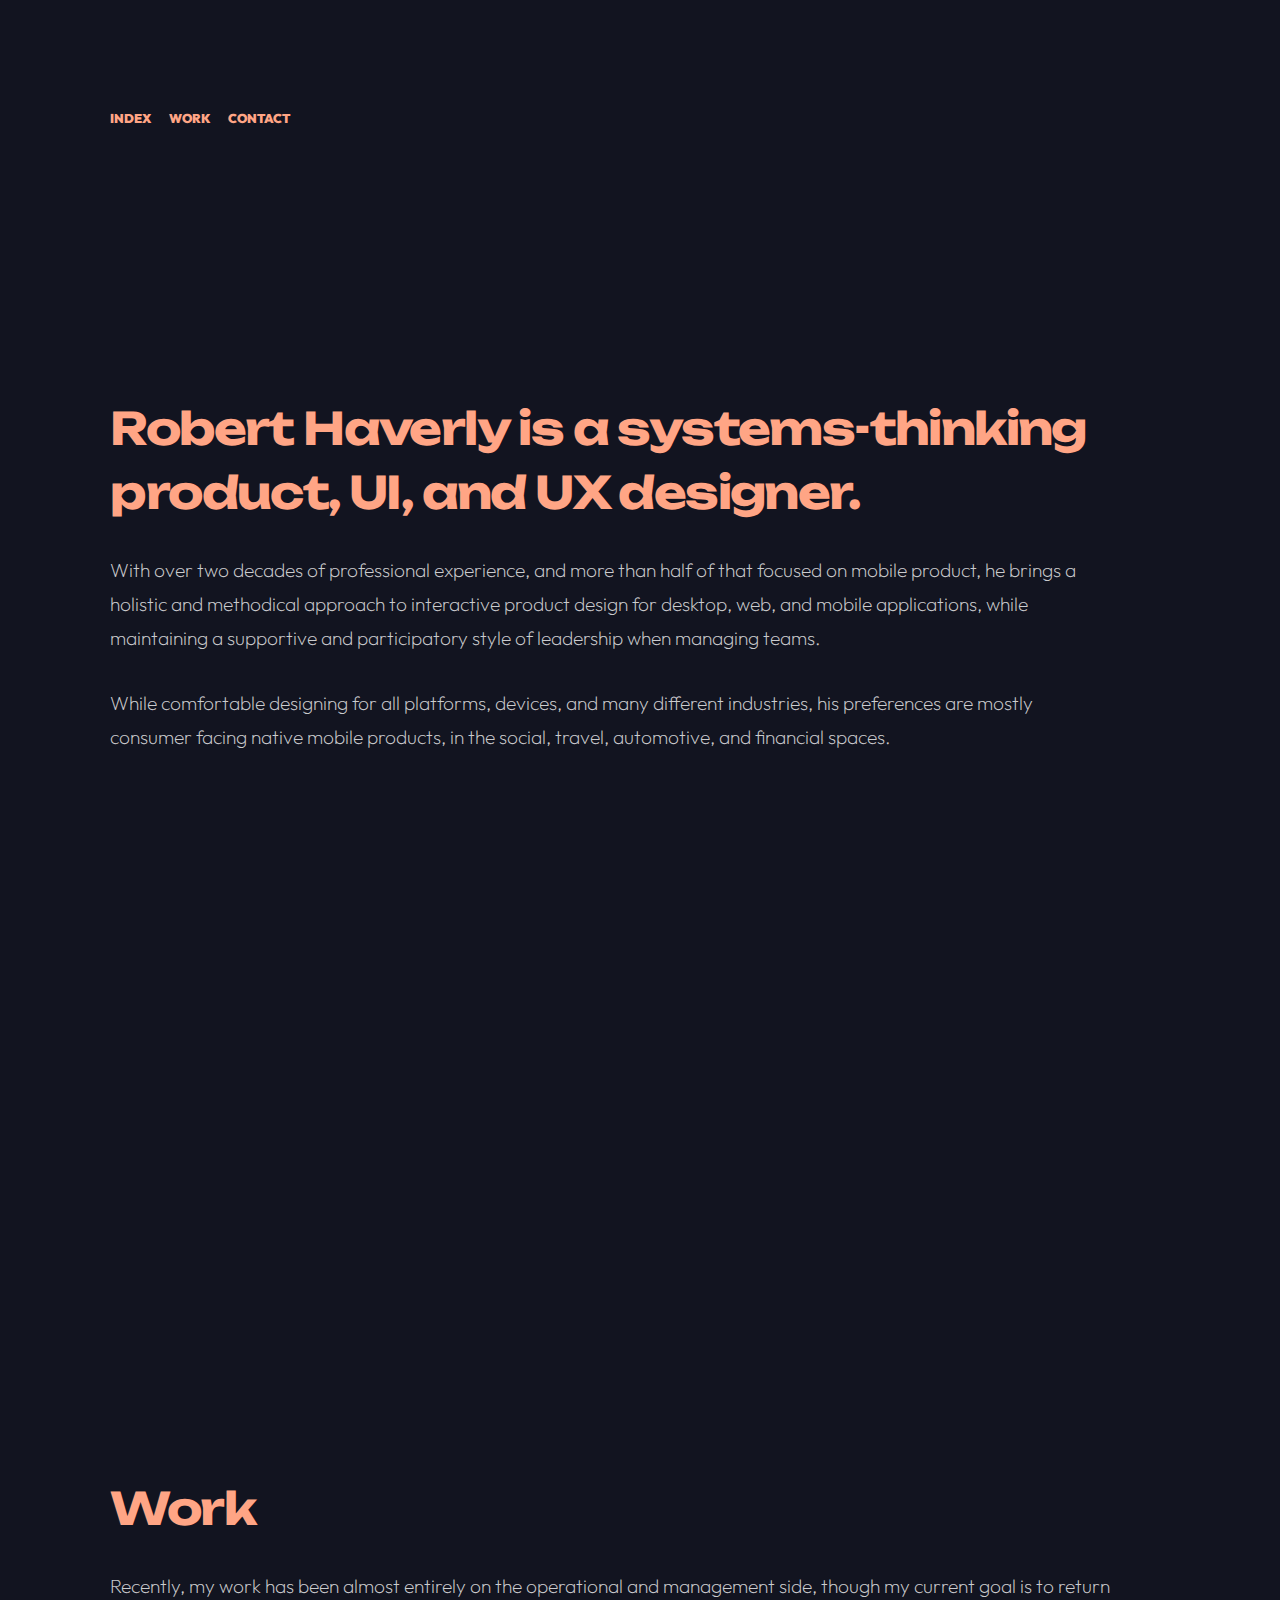
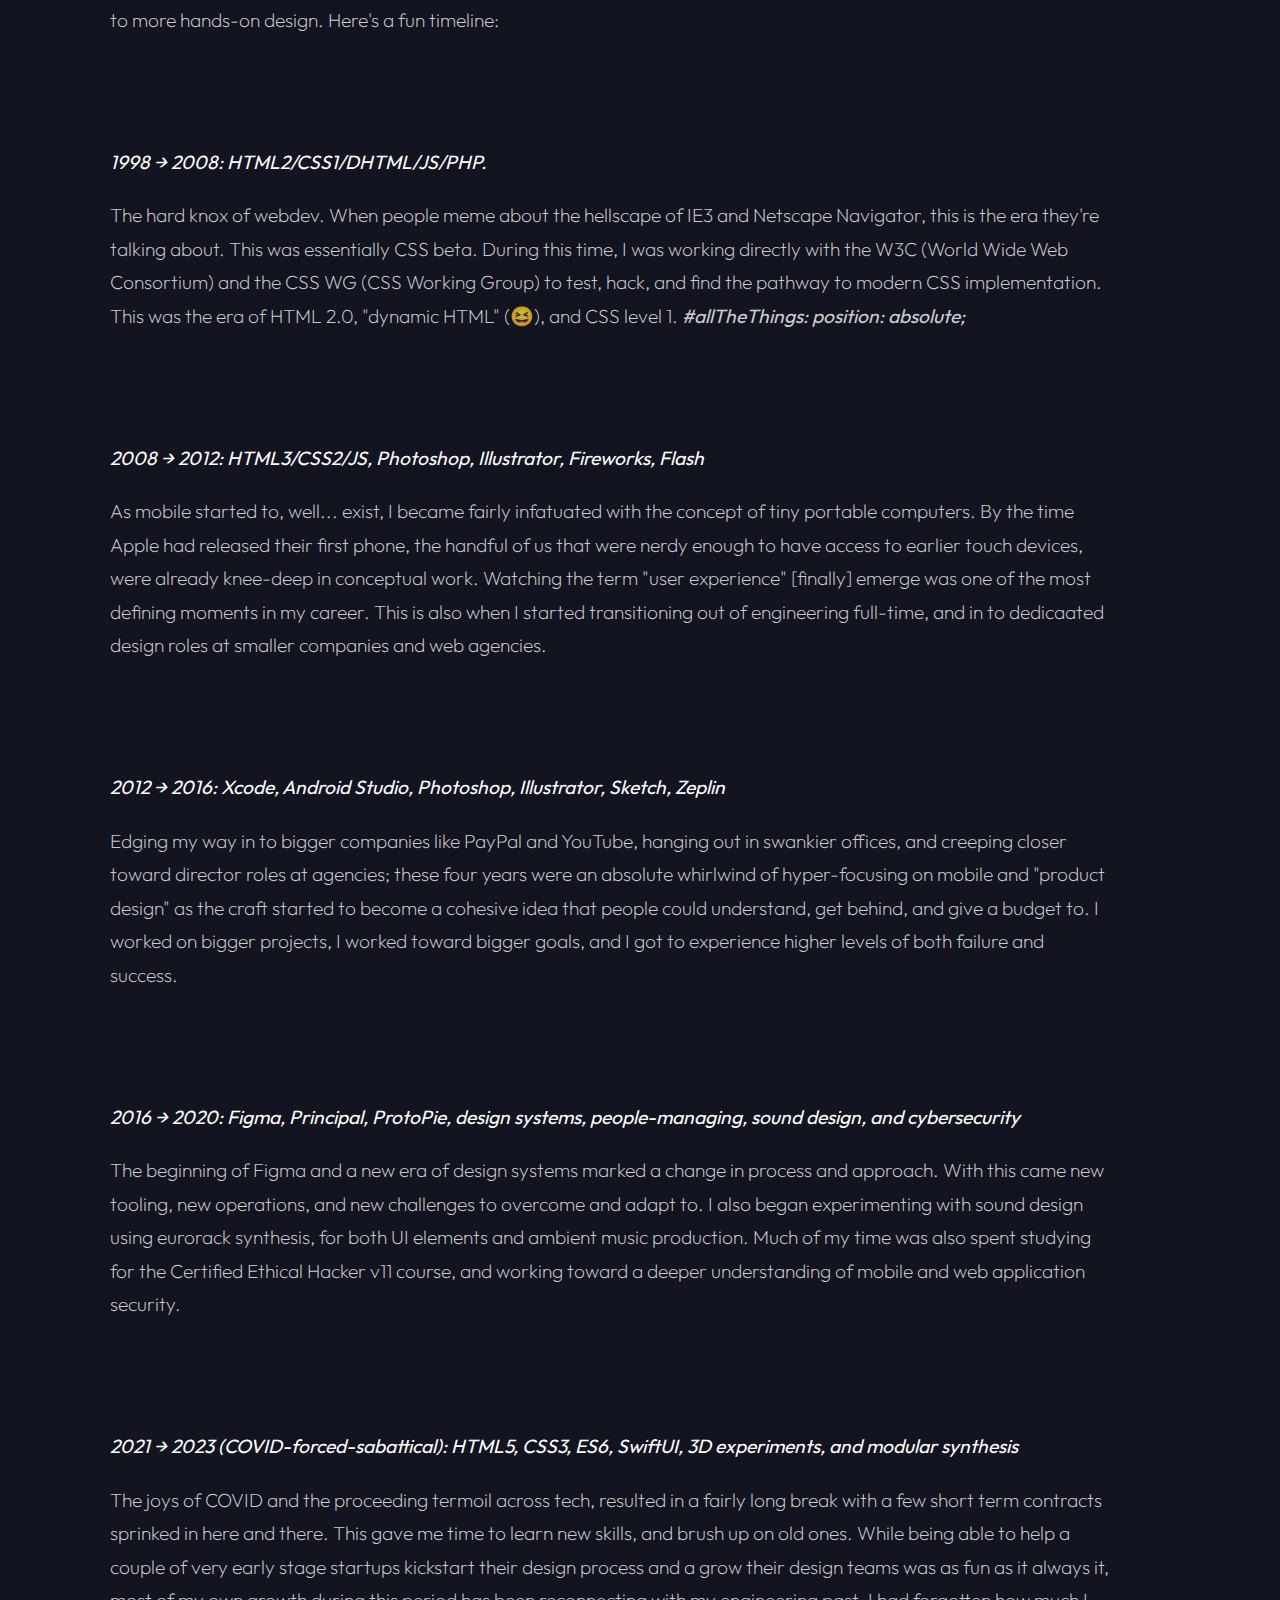
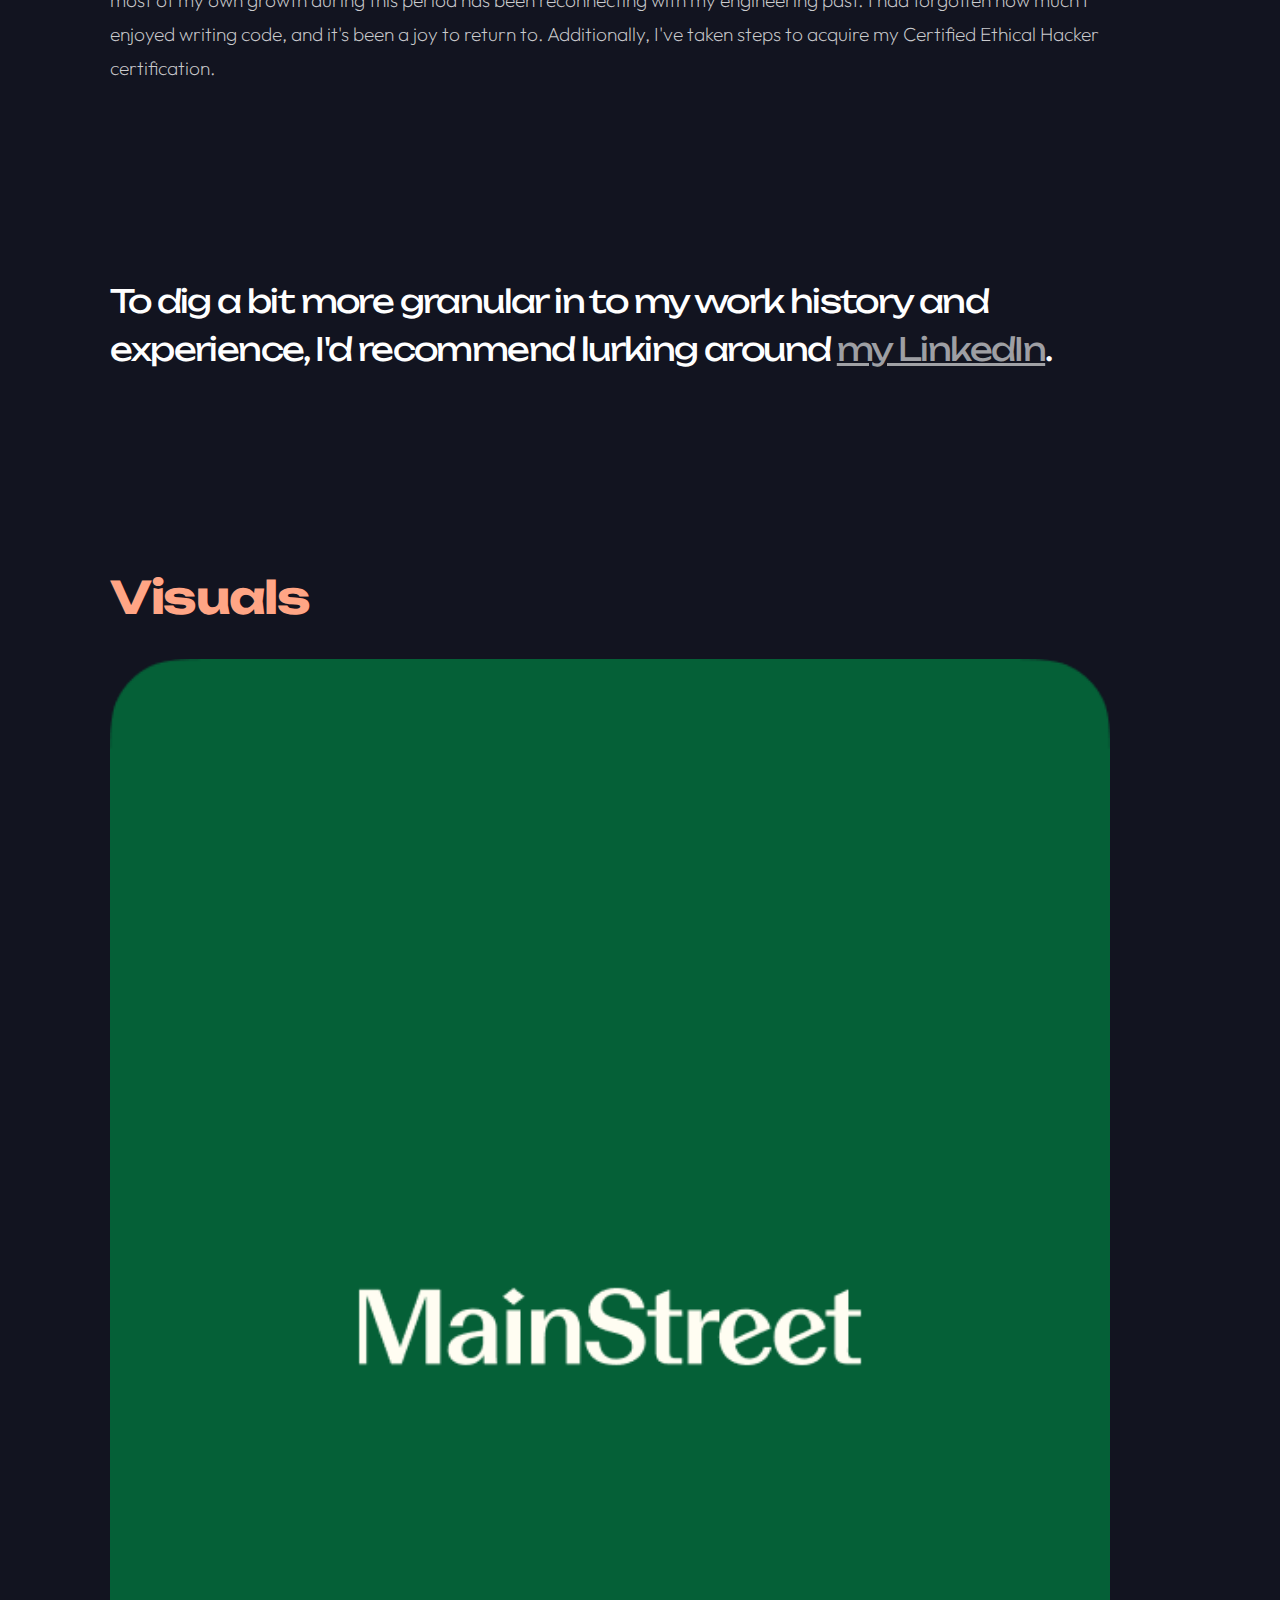
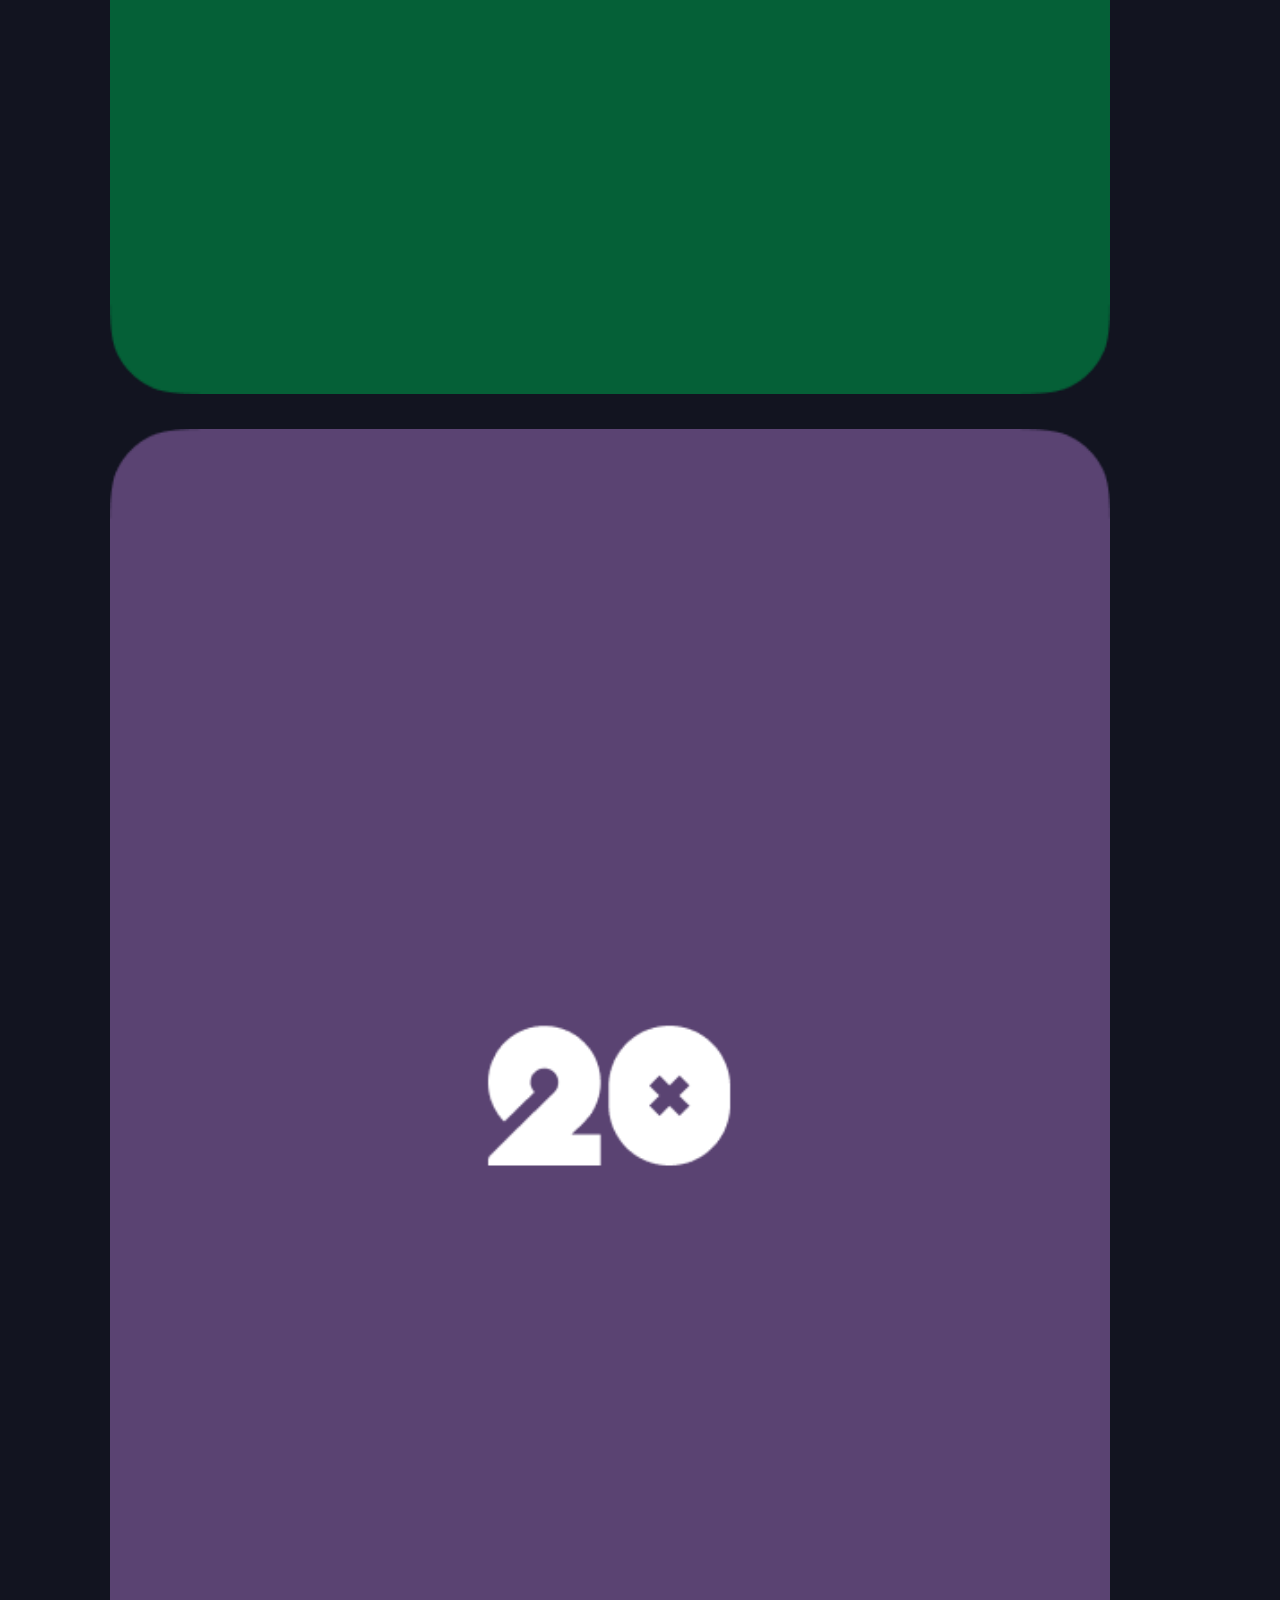
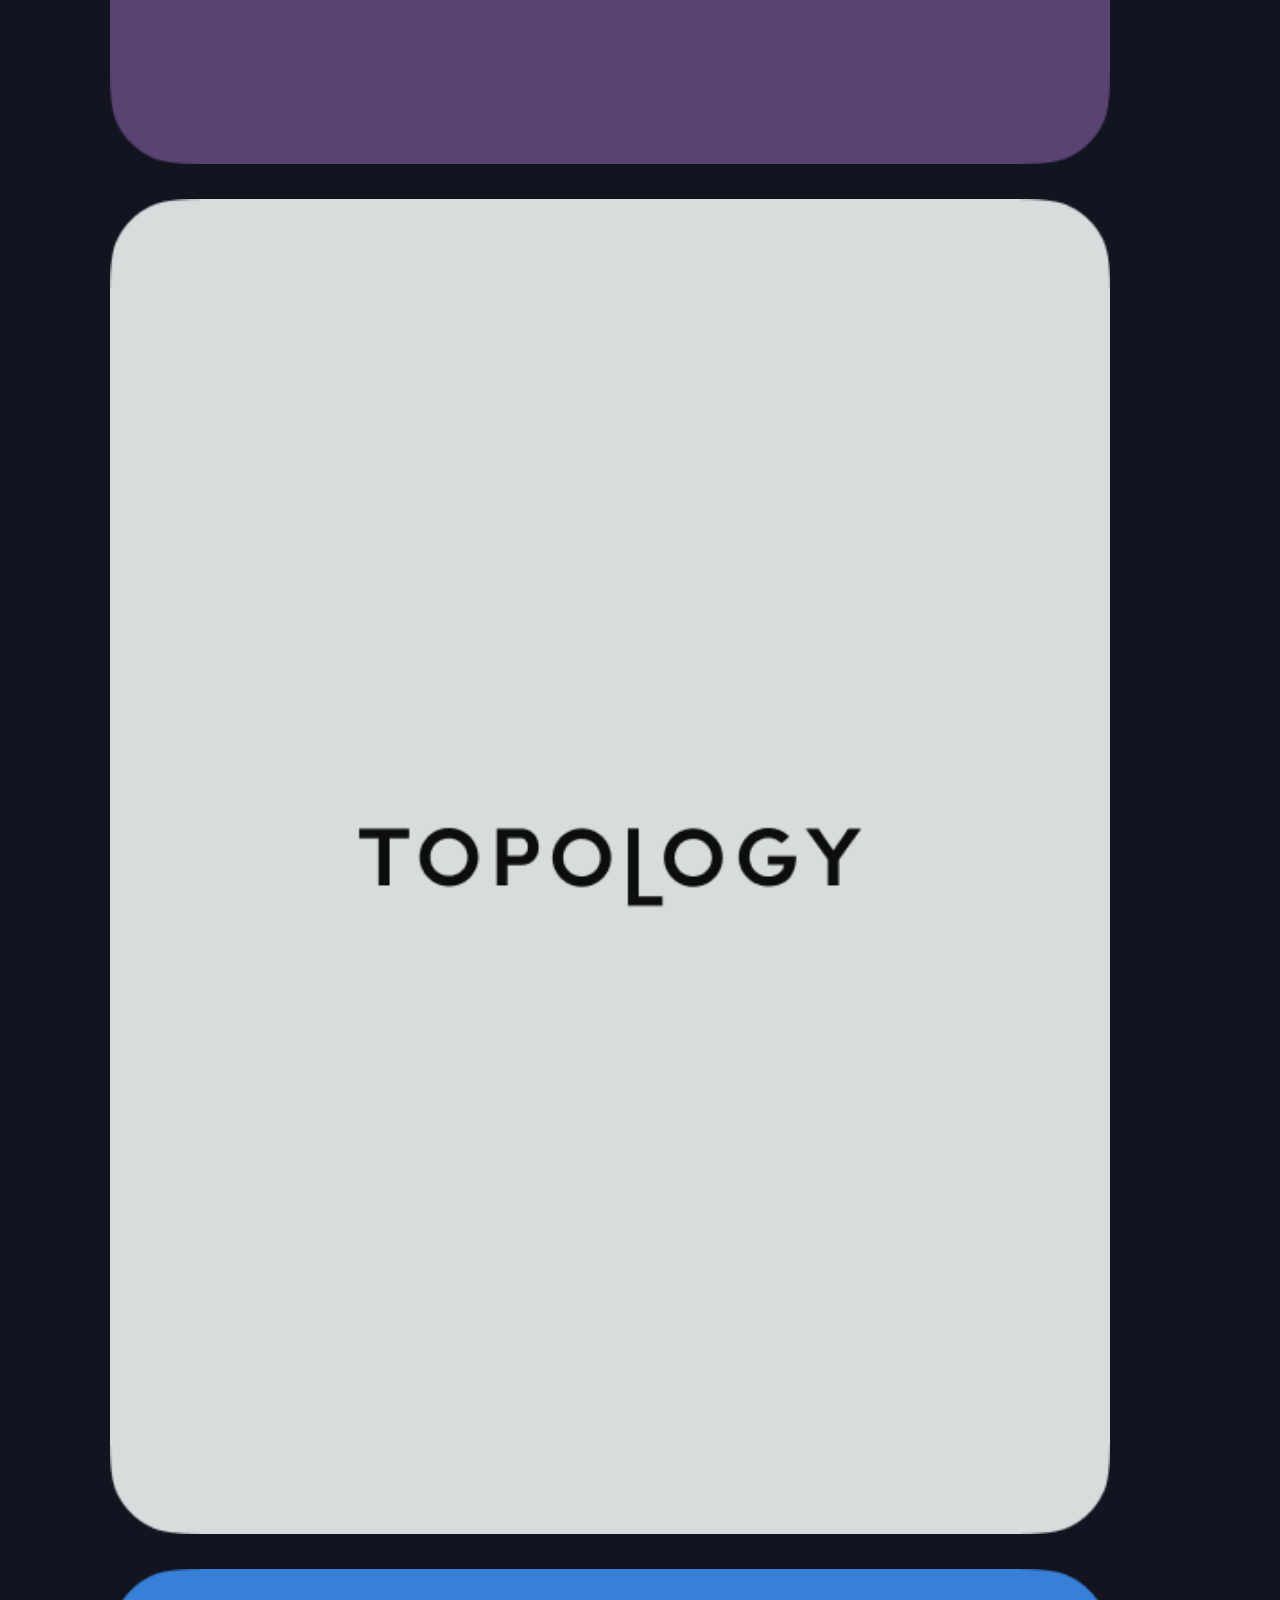
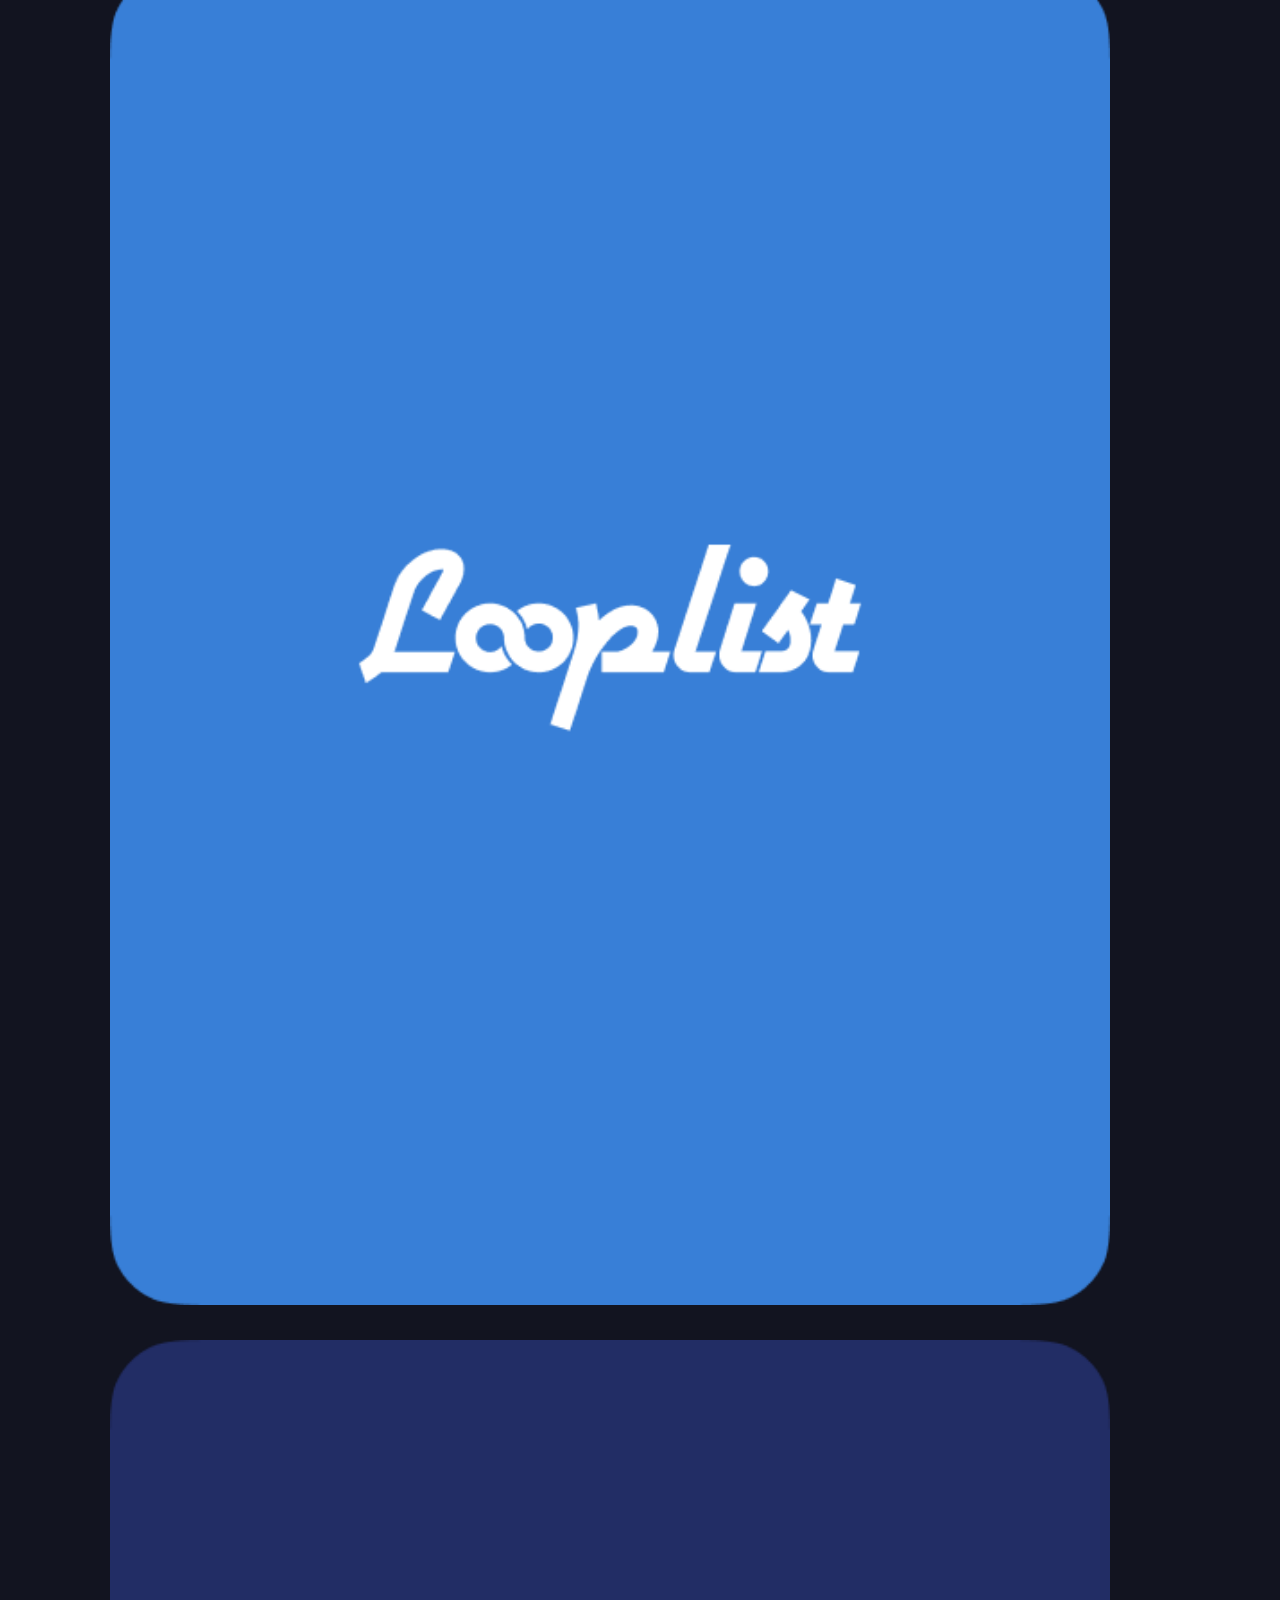
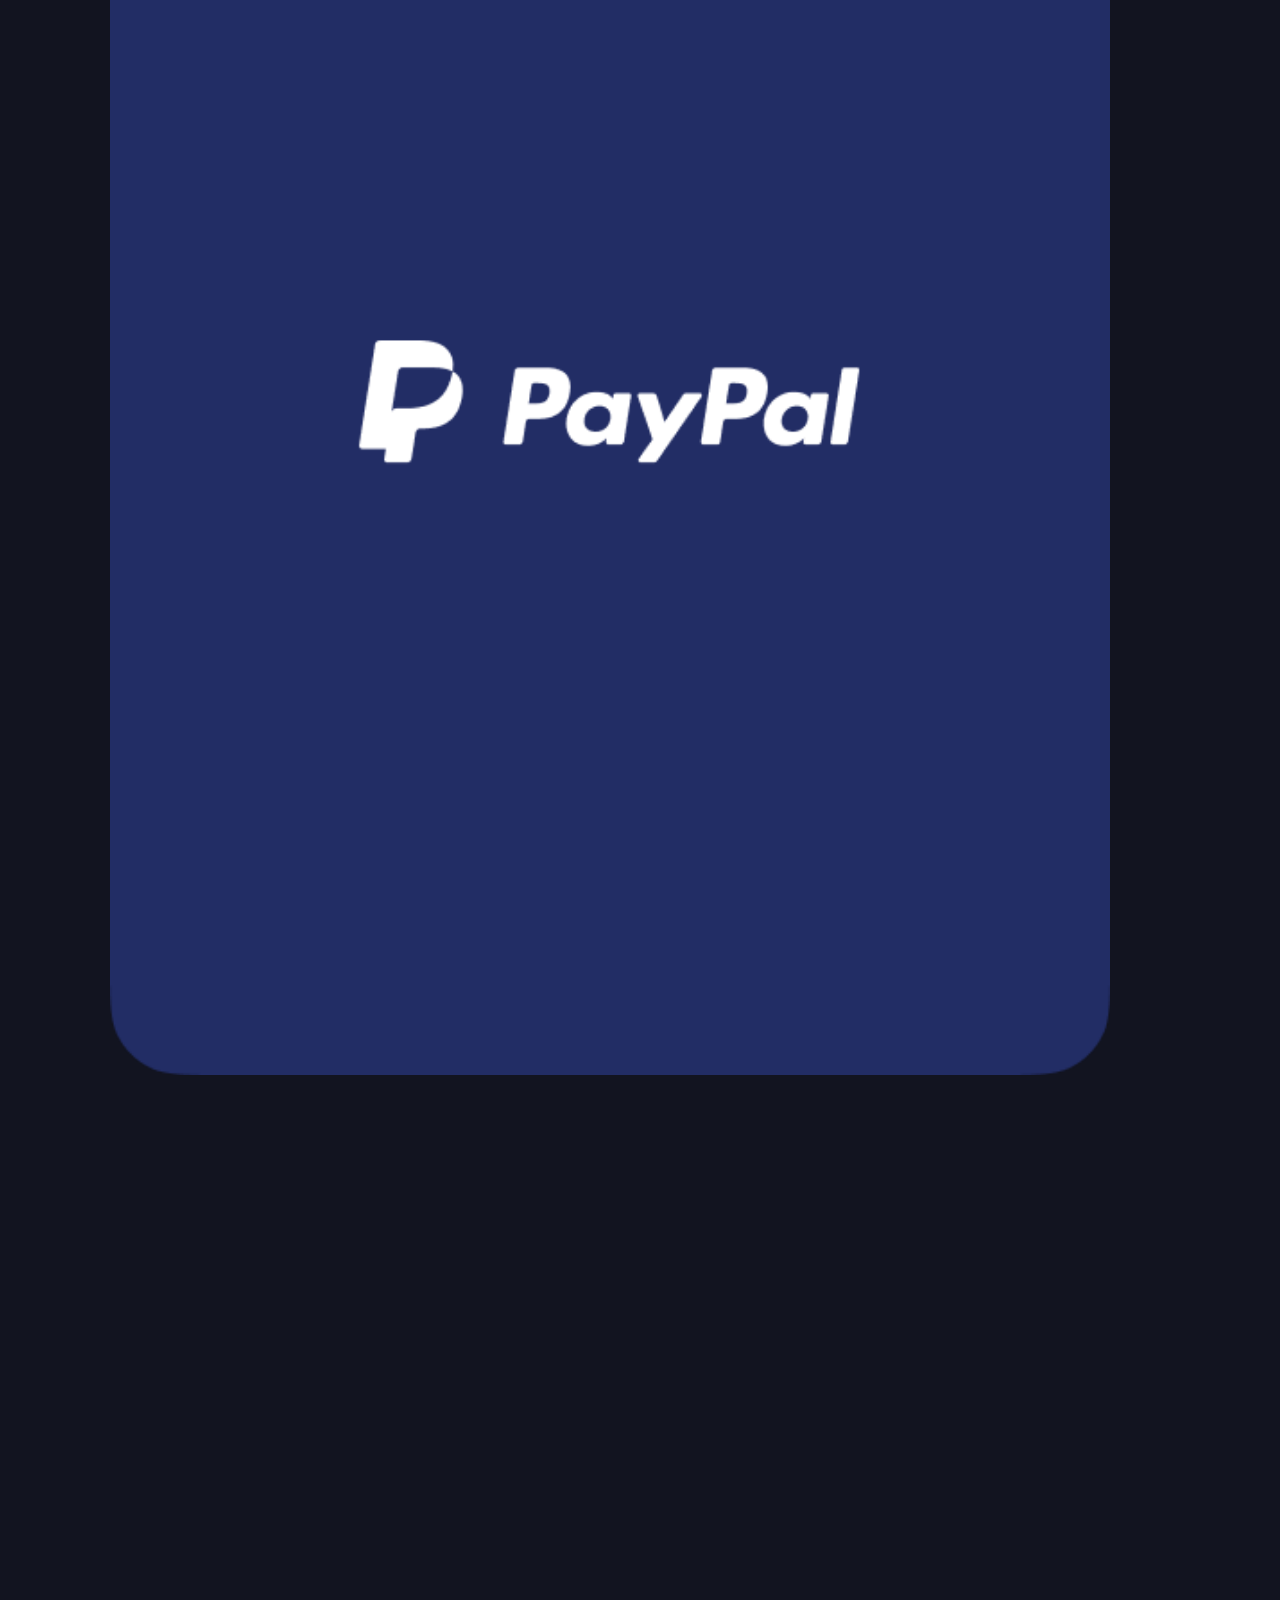
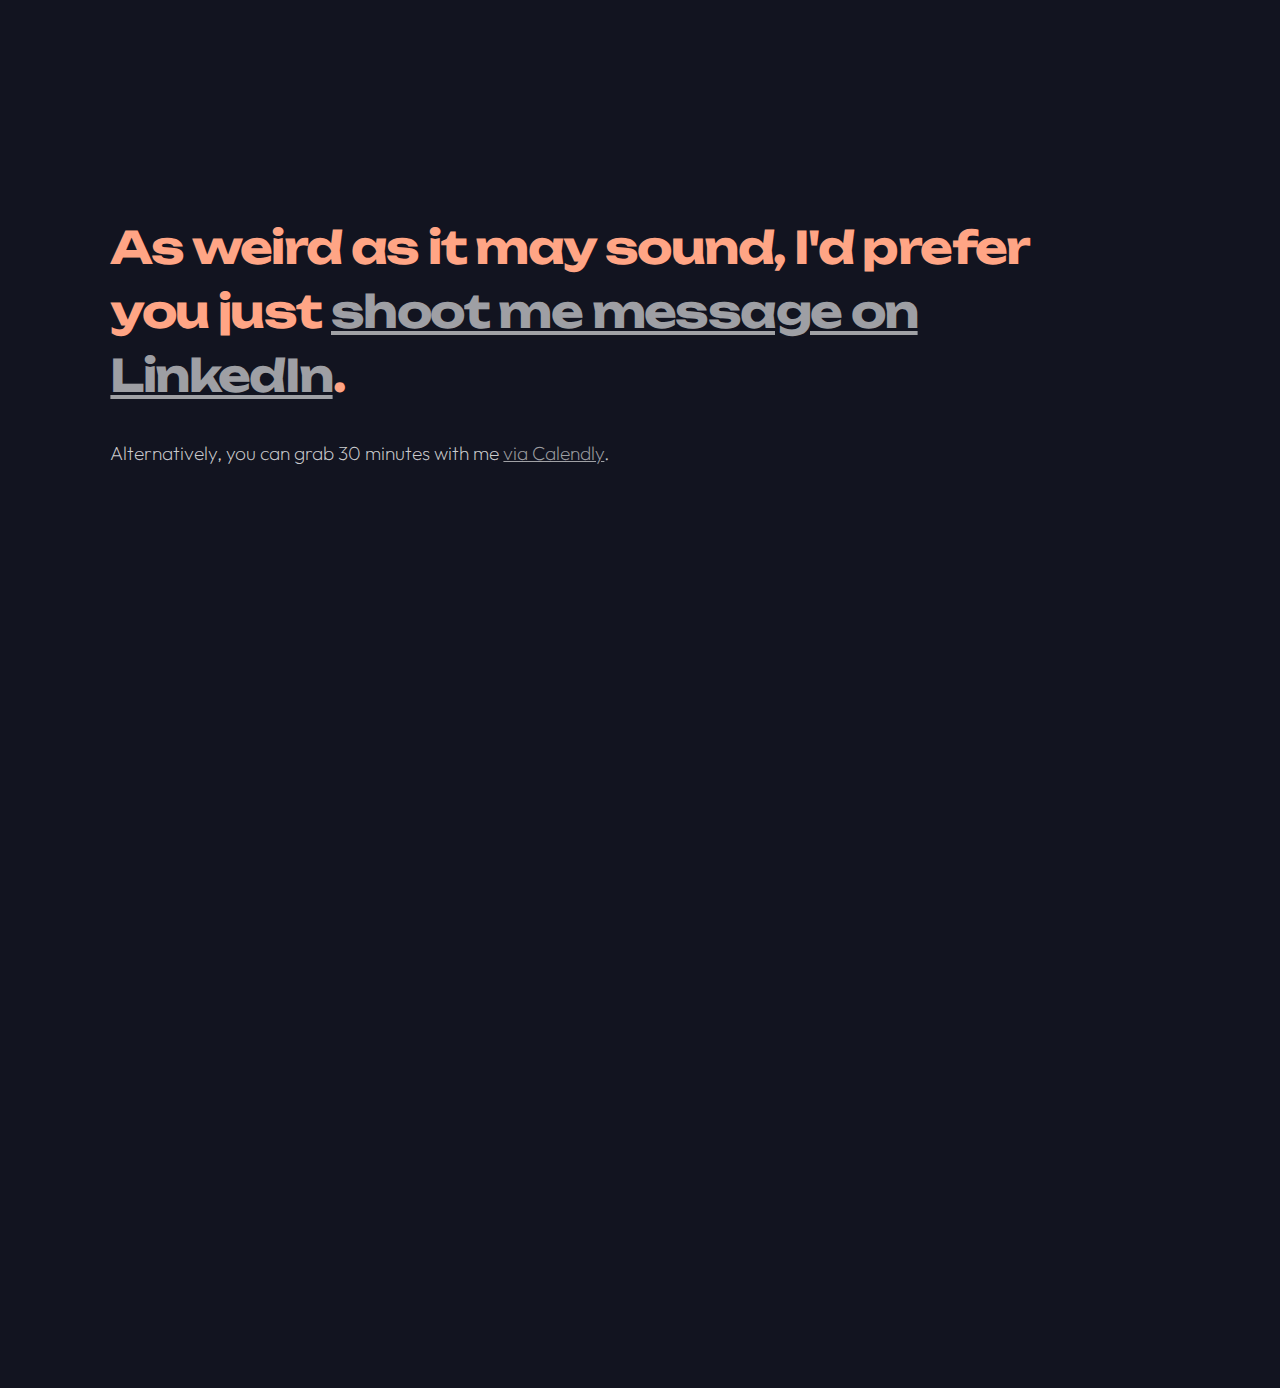
<file: index.html>
<!DOCTYPE html>
<html lang="en">
<head>
    <meta charset="UTF-8">
    <meta http-equiv="X-UA-Compatible" content="IE=edge">
    <meta name="viewport" content="width=device-width, initial-scale=1.0">
    <link rel="stylesheet" type="text/css" href="styles.css">
    <title>Robert Haverly</title>
</head>
<body id="home">

    <div id="container">

        <header>
            <nav>
                <ul>
                    <li><a href="index.html" title="Index" tabindex="1" accesskey="1">index</a></li>
                    <li><a href="#work" title="Work" tabindex="2" accesskey="2">work</a></li>
                    <li><a href="#contact" title="Contact" tabindex="3" accesskey="3">contact</a></li>
                </ul>
            </nav>
        </header>

        <div id="intro">
            <div>
                <h1>Robert Haverly is a systems-thinking product, UI, and UX designer.</h1>

                <p>With over two decades of professional experience, and more than half of that focused on mobile product, he brings a holistic and methodical approach to interactive product design for desktop, web, and mobile applications, while maintaining a supportive and participatory style of leadership when managing teams.</p>

                <p>While comfortable designing for all platforms, devices, and many different industries, his preferences are mostly consumer facing native mobile products, in the social, travel, automotive, and financial spaces.</p>
            </div> 
        </div>

        <div id="work">

            <h1>Work</h1>

            <p>Recently, my work has been almost entirely on the operational and management side, though my current goal is to return to more hands-on design. Here's a fun timeline:</p>

            <section>
                <h4>1998 &rarr; 2008: HTML2/CSS1/DHTML/JS/PHP.</h4>
                <p>The hard knox of webdev. When people meme about the hellscape of IE3 and Netscape Navigator, this is the era they're talking about. This was essentially CSS beta. During this time, I was working directly with the W3C (World Wide Web Consortium) and the CSS WG (CSS Working Group) to test, hack, and find the pathway to modern CSS implementation. This was the era of HTML 2.0, "dynamic HTML" (😆), and CSS level 1. <em>#allTheThings: position: absolute;</em></p>
            
                <h4>2008 &rarr; 2012: HTML3/CSS2/JS, Photoshop, Illustrator, Fireworks, Flash</h4>
                <p>As mobile started to, well... exist, I became fairly infatuated with the concept of tiny portable computers. By the time Apple had released their first phone, the handful of us that were nerdy enough to have access to earlier touch devices, were already knee-deep in conceptual work. Watching the term "user experience" [finally] emerge was one of the most defining moments in my career. This is also when I started transitioning out of engineering full-time, and in to dedicaated design roles at smaller companies and web agencies.</p>
            
                <h4>2012 &rarr; 2016: Xcode, Android Studio, Photoshop, Illustrator, Sketch, Zeplin</h4>
                <p>Edging my way in to bigger companies like PayPal and YouTube, hanging out in swankier offices, and creeping closer toward director roles at agencies; these four years were an absolute whirlwind of hyper-focusing on mobile and "product design" as the craft started to become a cohesive idea that people could understand, get behind, and give a budget to. I worked on bigger projects, I worked toward bigger goals, and I got to experience higher levels of both failure and success.</p>

                <h4>2016 &rarr; 2020: Figma, Principal, ProtoPie, design systems, people-managing, sound design, and cybersecurity</h4>
                <p>The beginning of Figma and a new era of design systems marked a change in process and approach. With this came new tooling, new operations, and new challenges to overcome and adapt to. I also began experimenting with sound design using eurorack synthesis, for both UI elements and ambient music production. Much of my time was also spent studying for the Certified Ethical Hacker v11 course, and working toward a deeper understanding of mobile and web application security.</p>

                <h4>2021 &rarr; 2023 (COVID-forced-sabattical): HTML5, CSS3, ES6, SwiftUI, 3D experiments, and modular synthesis</h4>
                <p>The joys of COVID and the proceeding termoil across tech, resulted in a fairly long break with a few short term contracts sprinked in here and there. This gave me time to learn new skills, and brush up on old ones. While being able to help a couple of very early stage startups kickstart their design process and a grow their design teams was as fun as it always it, most of my own growth during this period has been reconnecting with my engineering past. I had forgotten how much I enjoyed writing code, and it's been a joy to return to. Additionally, I've taken steps to acquire my Certified Ethical Hacker certification.</p>

                <div class="linkedInCallout">
                    <h2>To dig a bit more granular in to my work history and experience, I'd recommend lurking around <a href="https://linkedin.com/in/roberthaverly" title="Robert Haverly's LinkedIn" target="_blank">my LinkedIn</a>.</h2>
                </div>
            </section>

                <h1>Visuals</h1>
                <div id="work-overview-container">
                    <!--div>
                    <a href="work/prelude.html" id="prelude">
                        <img src="img/portfolio/cover-prelude.png" alt="Prelude" />
                    </a>
                    </div-->
                    <div>
                    <a href="work/mainstreet.html" id="mainstreet">
                        <img src="img/portfolio/cover-mainstreet.png" alt="MainStreet" />
                    </a>
                    </div>
                    <div>
                    <a href="work/twenty.html" id="twenty">
                        <img src="img/portfolio/cover-twenty.png" alt="Twenty" />
                    </a>
                    </div>
                    <div>
                    <a href="work/topology.html" id="topology">
                        <img src="img/portfolio/cover-topology.png" alt="Topology" />
                    </a>
                    </div>
                    <div>
                    <a href="work/looplist.html" id="looplist">
                        <img src="img/portfolio/cover-looplist.png" alt="Looplist" />
                    </a>
                    </div>
                    <div>
                    <a href="work/paypal.html" id="paypal">
                        <img src="img/portfolio/cover-paypal.png" alt="PayPal" />
                    </a>
                    </div>
                </div>

        </div>

        <div id="contact">

            <div>
            <h1>As weird as it may sound, I'd prefer you just <a href="https://www.linkedin.com/in/robert-haverly/" title="Robert Haverly on LinkedIn">shoot me message on LinkedIn</a>.</h1>
            <p>Alternatively, you can grab 30 minutes with me <a href="https://calendly.com/roberthaverly/30" title="Robert Haverly's Calendly">via Calendly</a>.<br><br><br></p>

            <!--div>
            <form method="post" action="https://forms.un-static.com/forms/YOUR_ENDPOINT_REFERENCE">
                <input type="text" name="name" placeholder="Enter your name" required> <br>
                <input type="email" name="email" placeholder="Enter your e-mail address" required><br>
                <textarea name="message" cols="40" rows="15"></textarea><br>
                <button type="submit">Send</button>
              </form>
            </div-->

            </div>
            
        </div>

        <div id="footer">

        </div>
    </div>
    
</body>
</html>
</file>
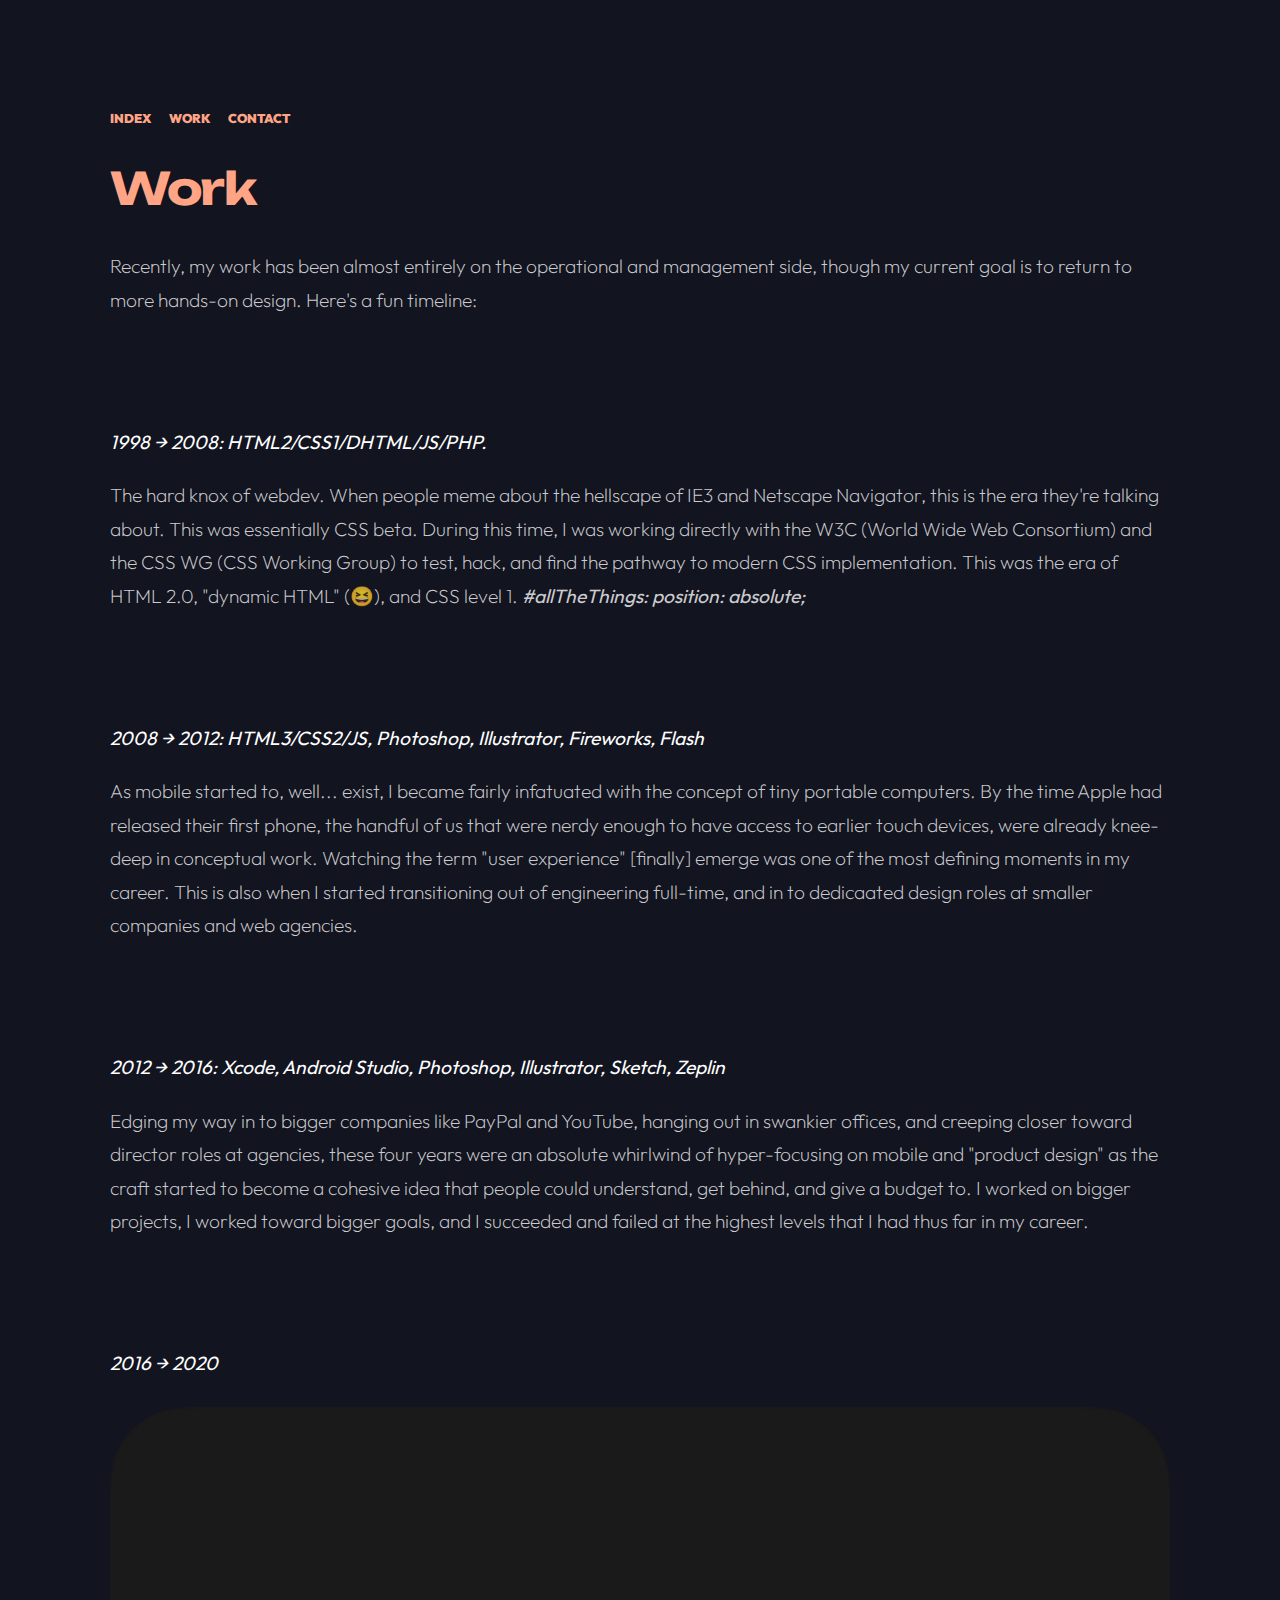
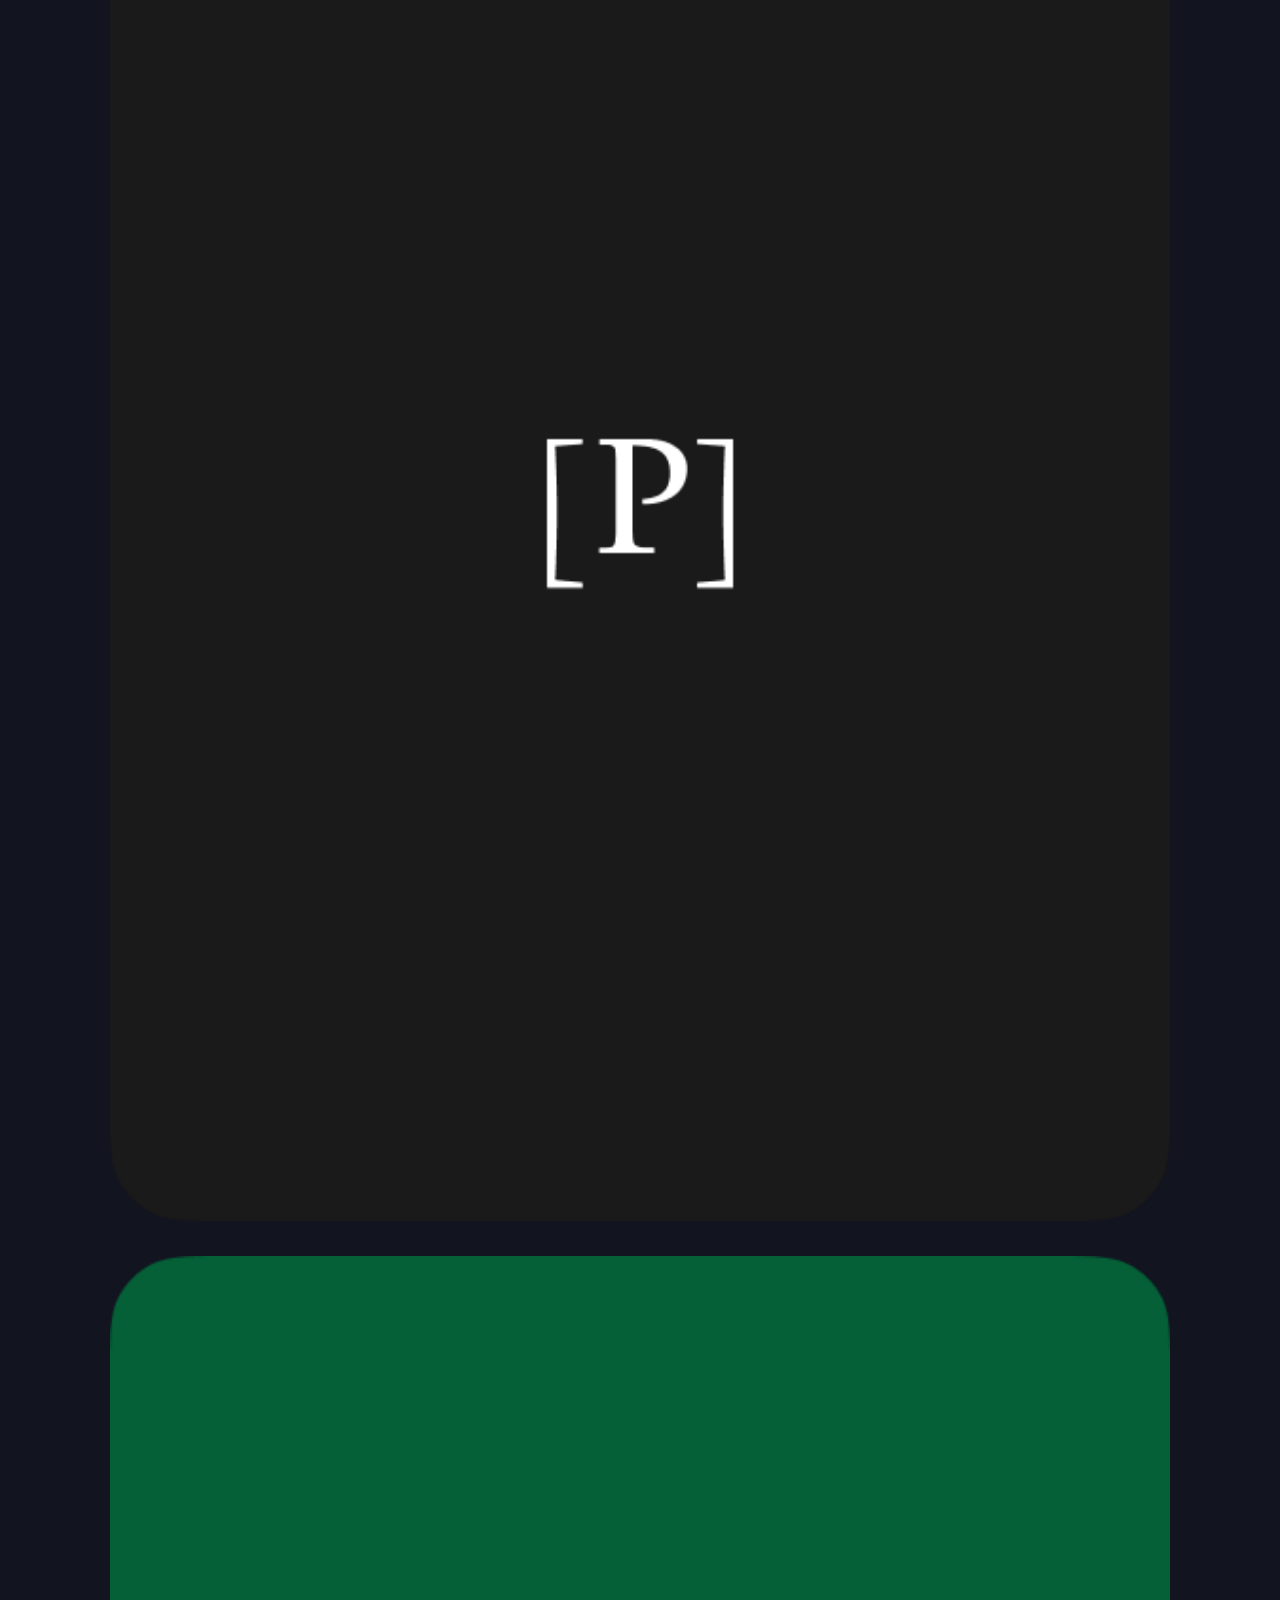
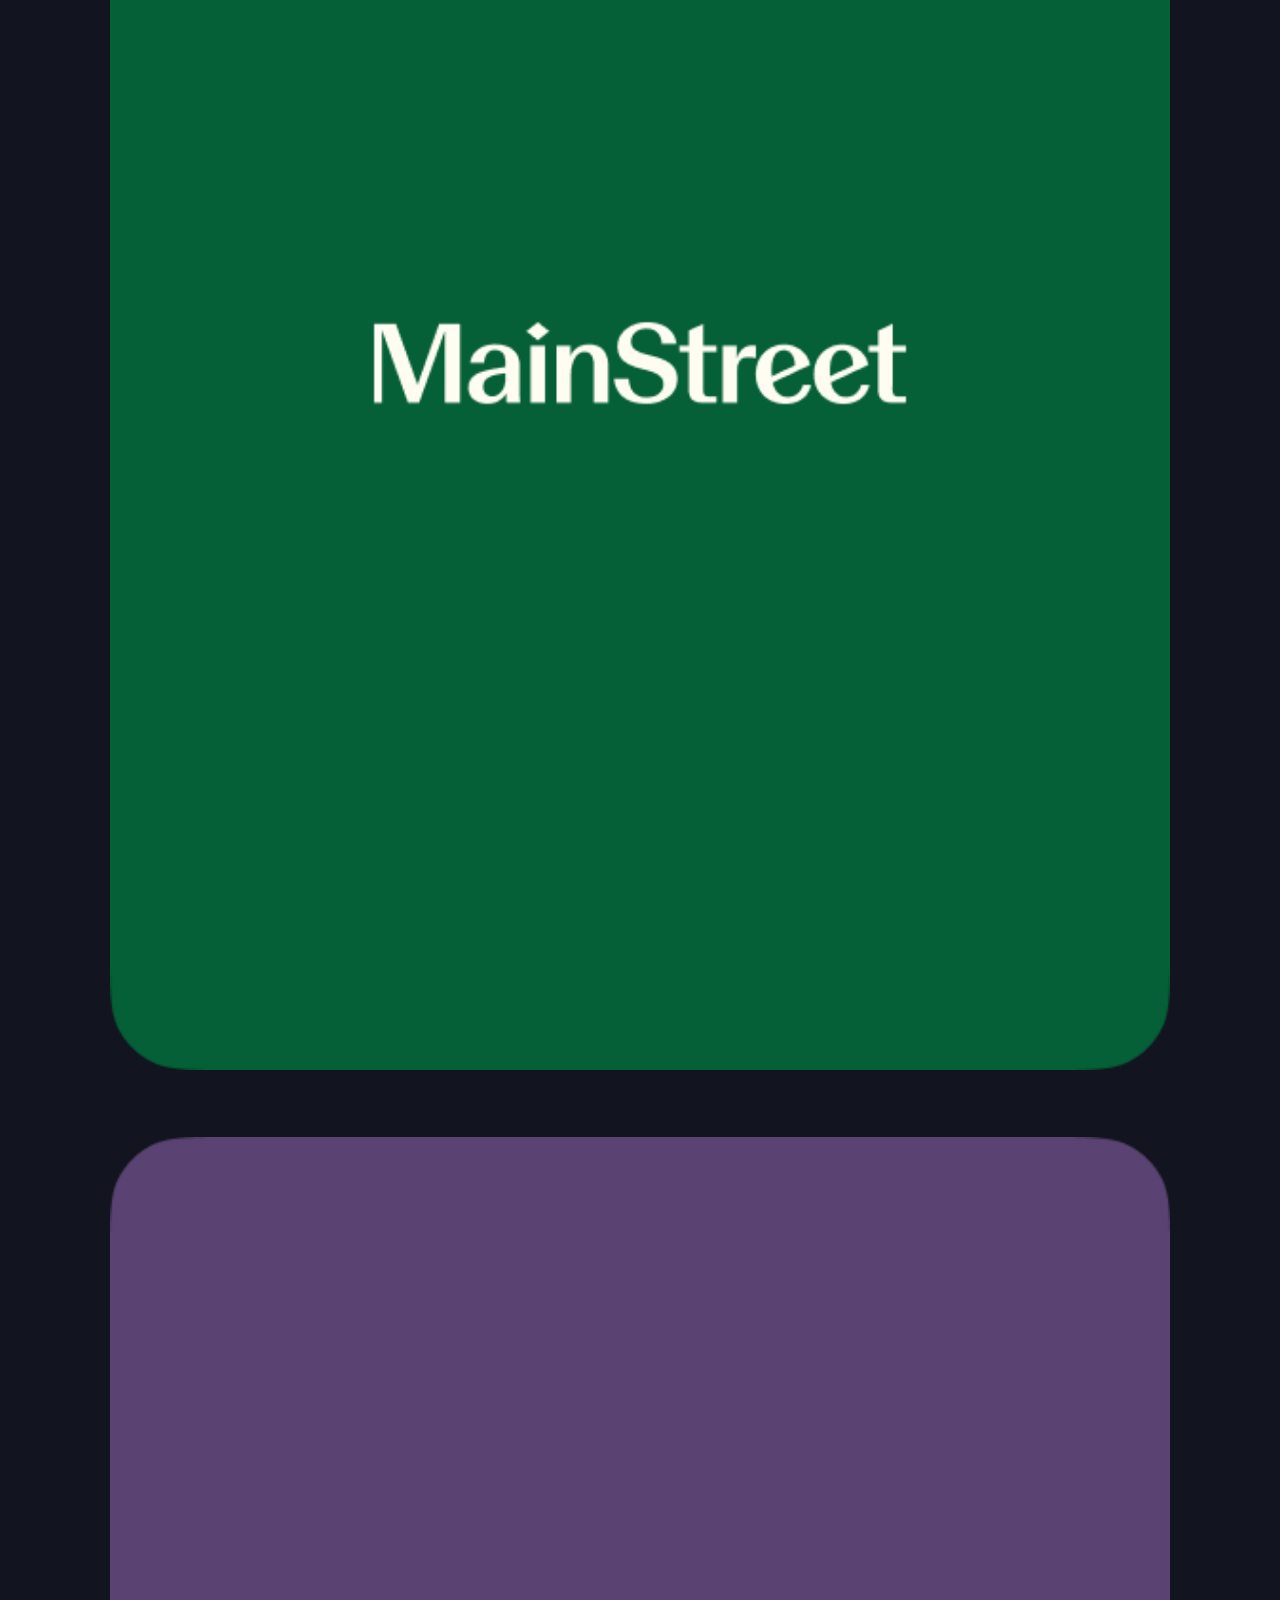
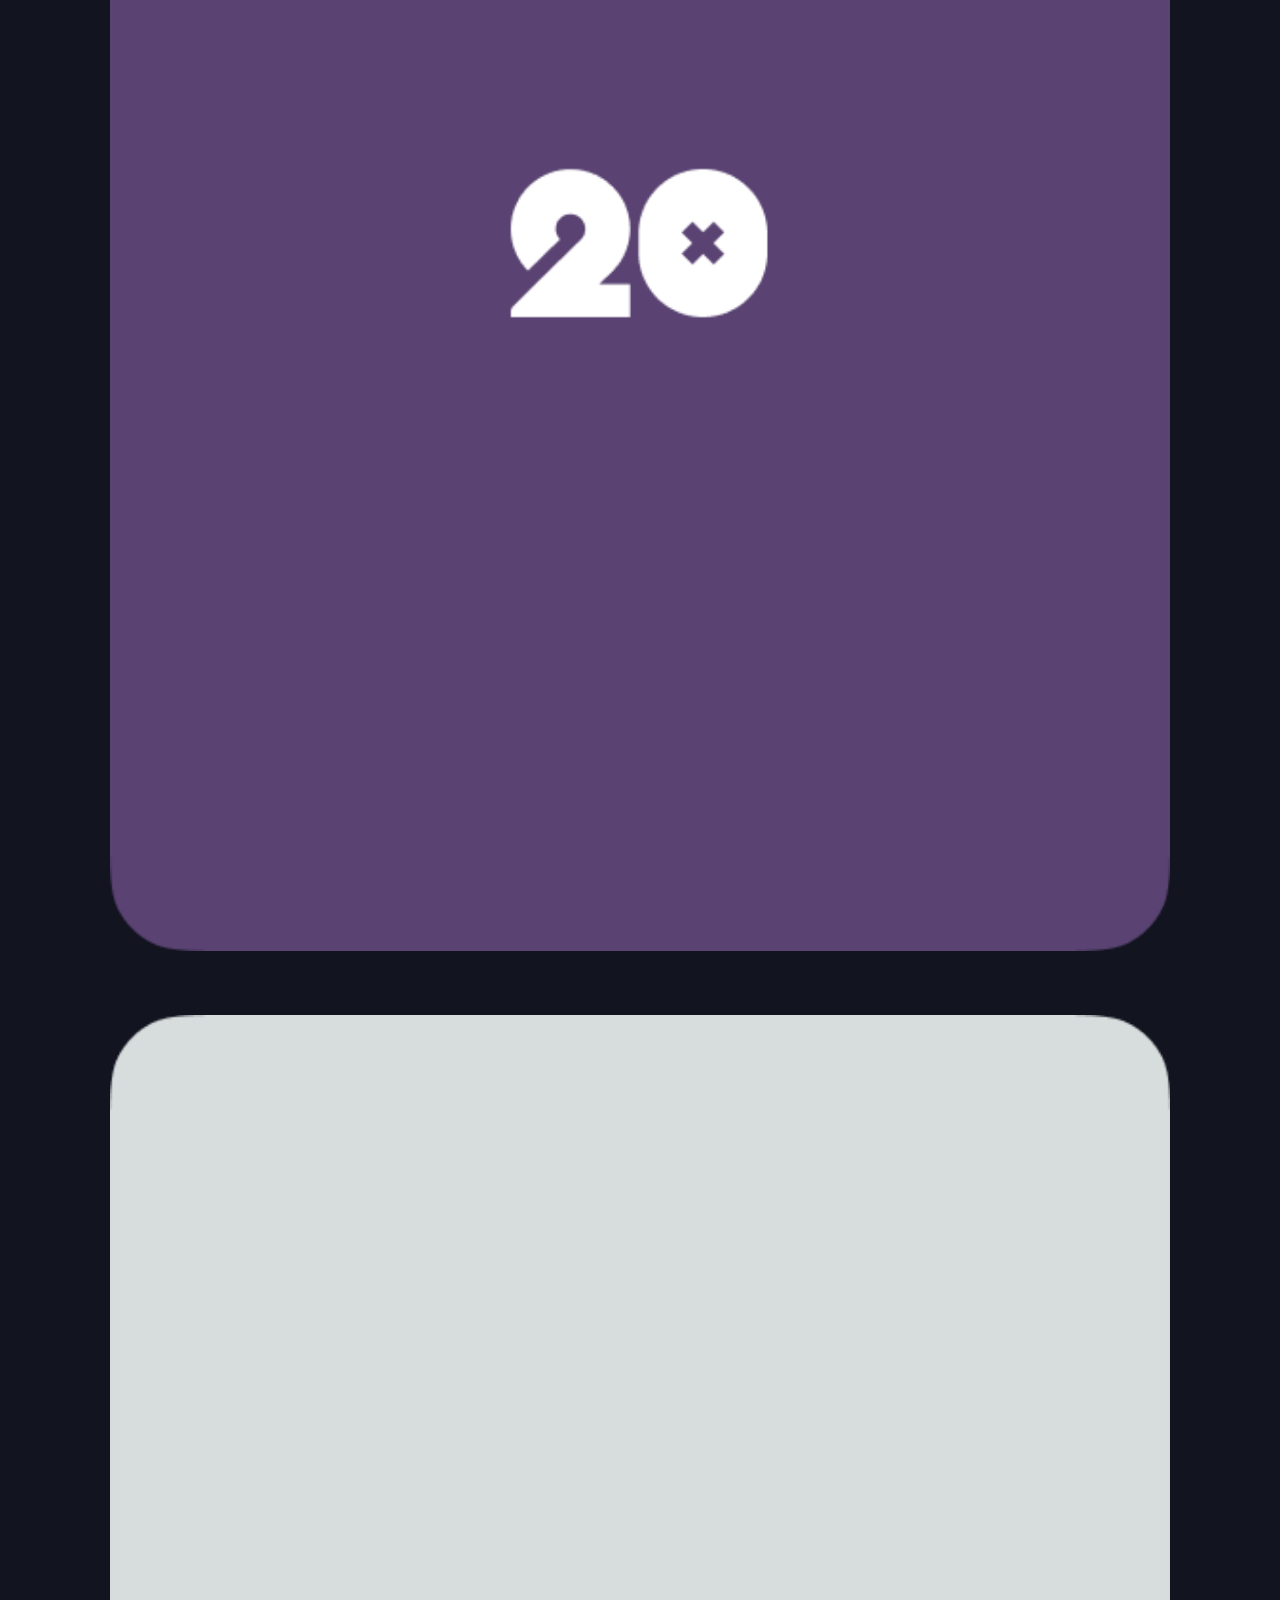
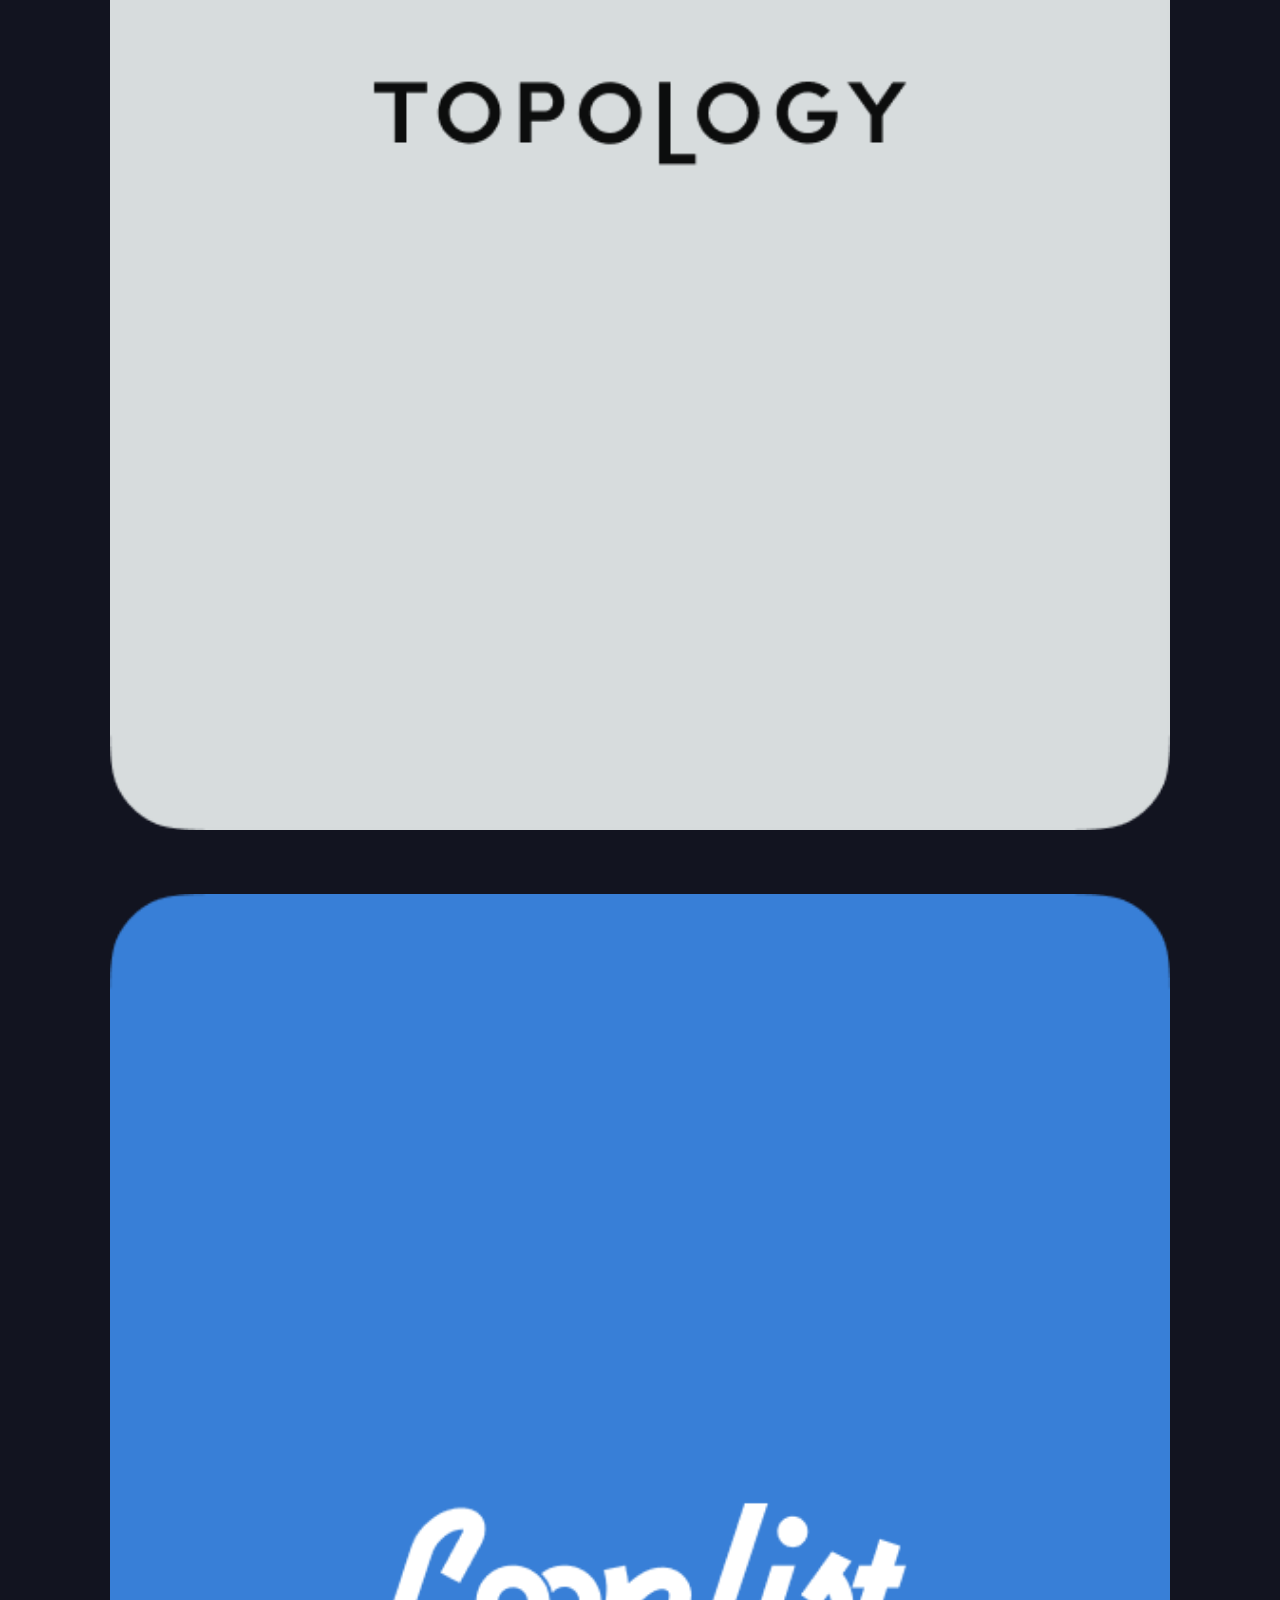
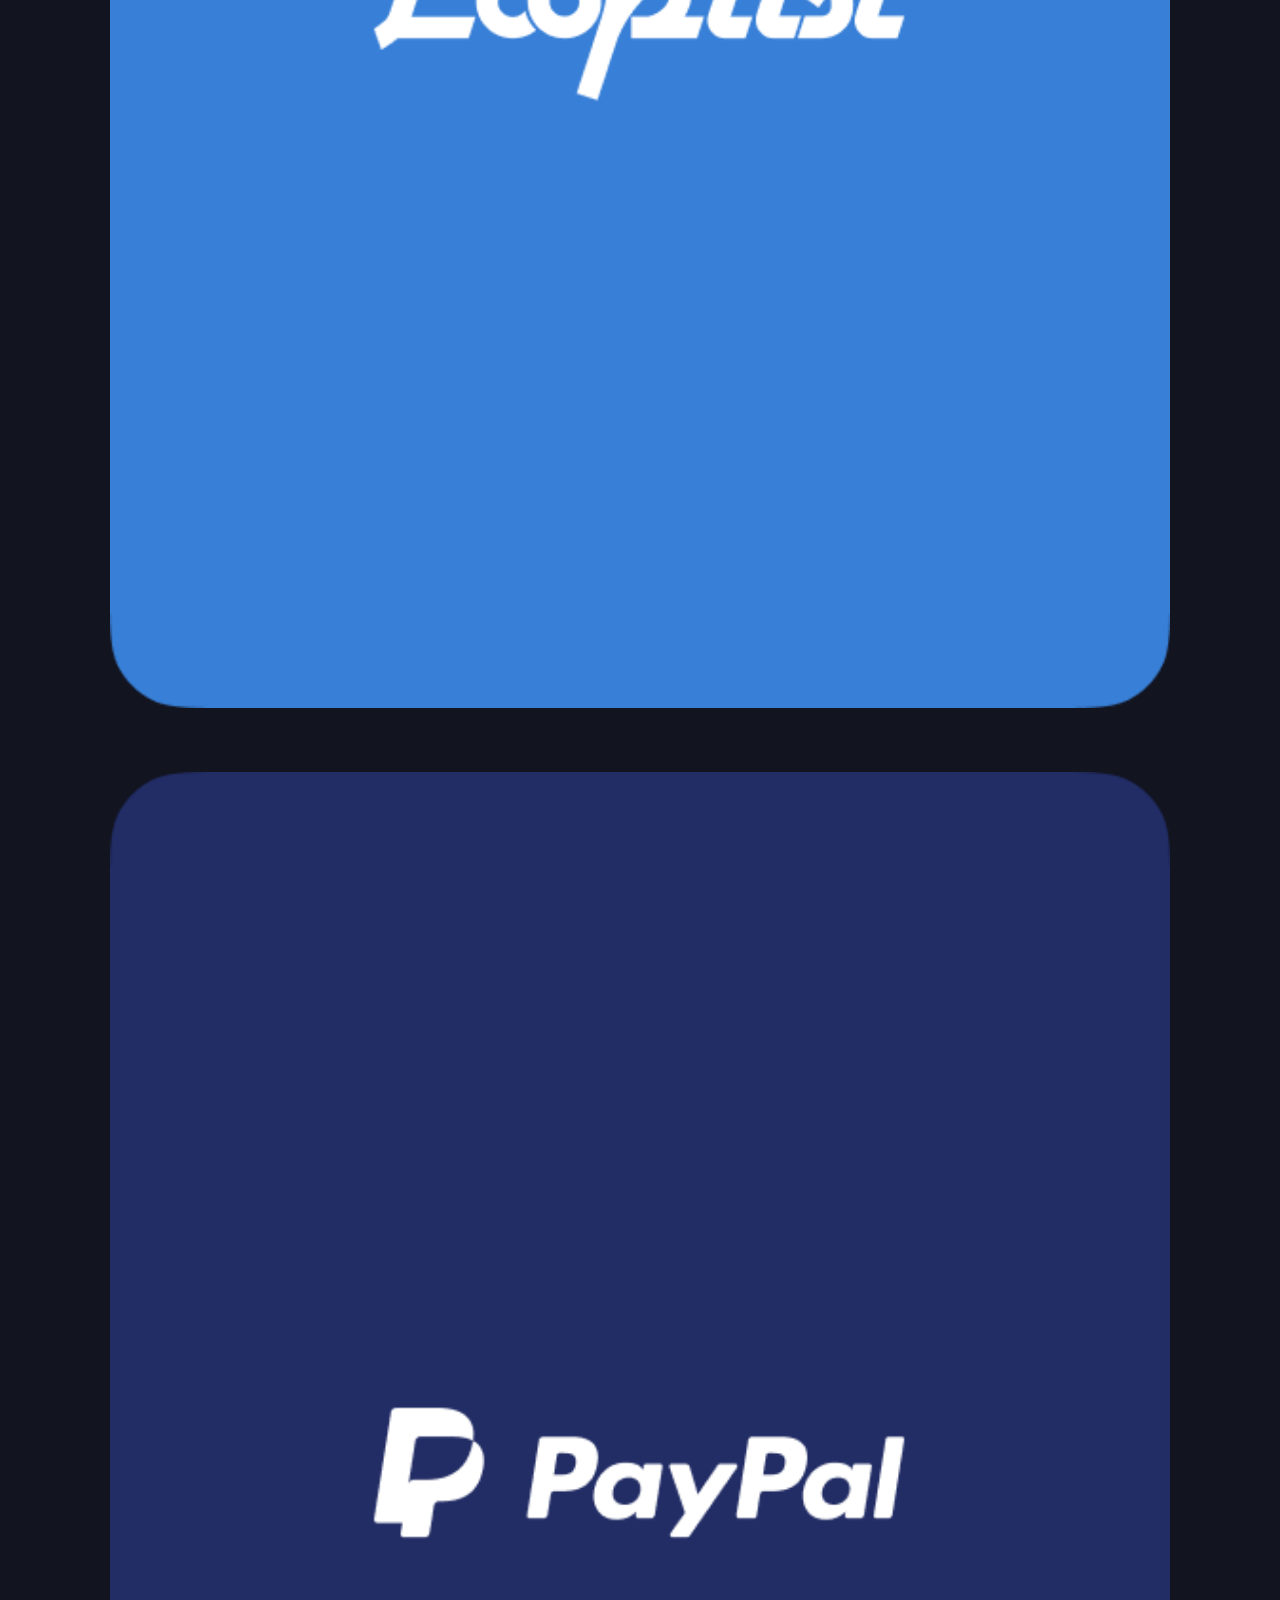
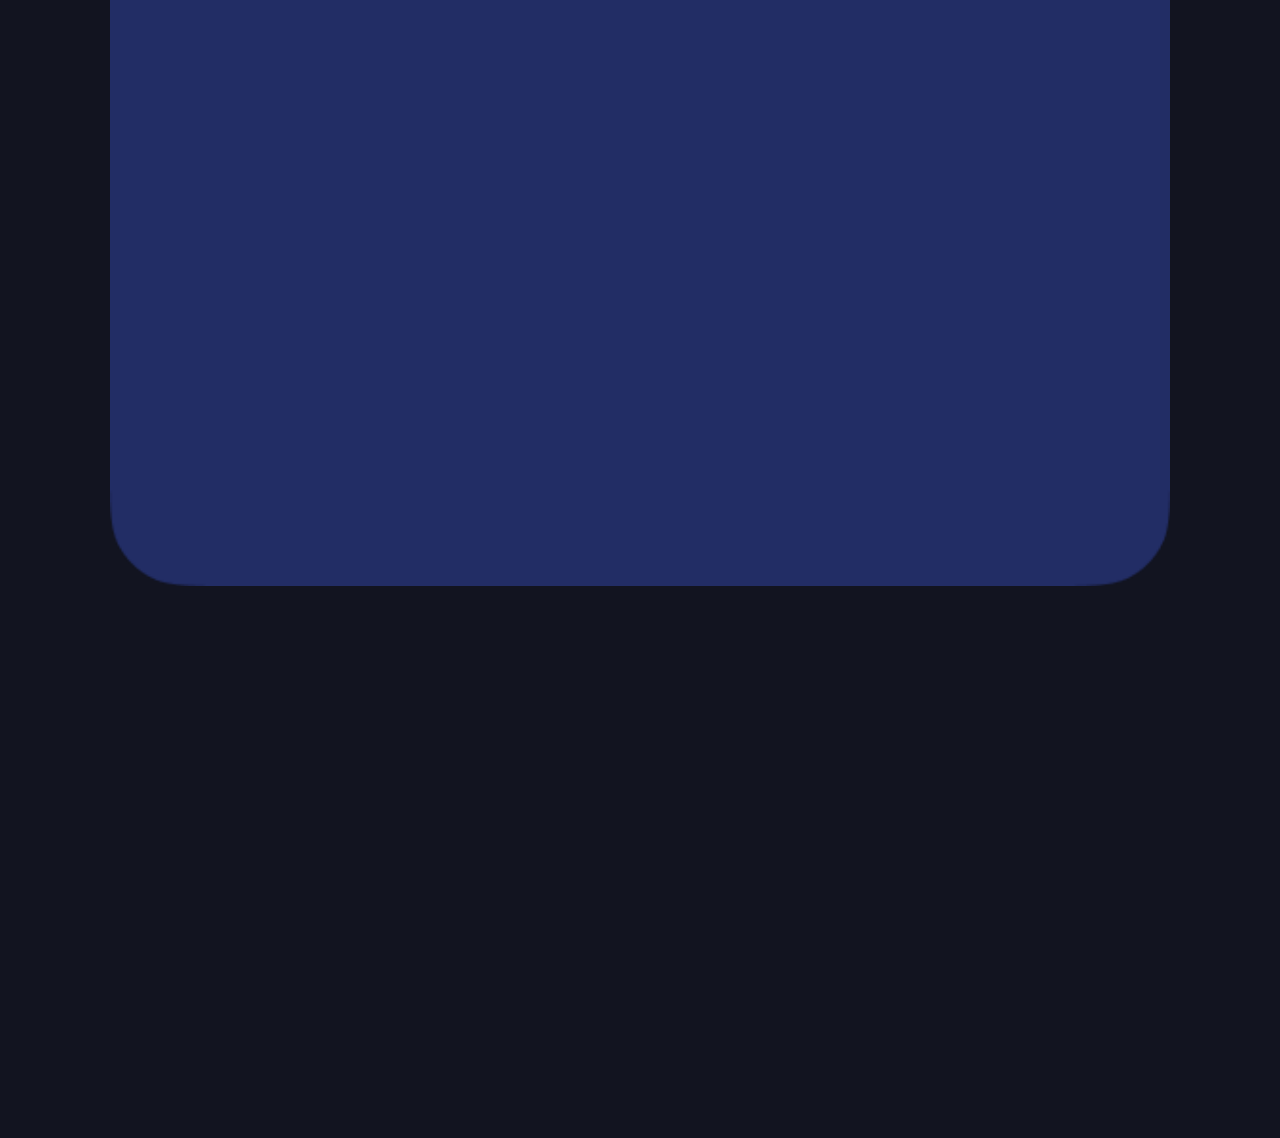
<file: work/index.html>
<!DOCTYPE html>
<html lang="en">
<head>
    <meta charset="UTF-8">
    <meta http-equiv="X-UA-Compatible" content="IE=edge">
    <meta name="viewport" content="width=device-width, initial-scale=1.0">
    <link rel="stylesheet" type="text/css" href="../styles.css">
    <meta name="theme-color" 
      content="#ecd96f" 
      media="(prefers-color-scheme: light)">
<meta name="theme-color" 
      content="#0b3e05" 
      media="(prefers-color-scheme: dark)">
    <title>Robert Haverly</title>
</head>
<body id="work">

    <div id="container">
        <header>
            <nav>
                <ul>
                    <li><a href="../index.html" title="Index" tabindex="1" accesskey="1">index</a></li>
                    <li><a href="index.html" title="Work" tabindex="2" accesskey="2">work</a></li>
                    <li><a href="../contact/index.html" title="Contact" tabindex="3" accesskey="3">contact</a></li>
                </ul>
            </nav>
        </header>

        <h1>Work</h1>

        <p>Recently, my work has been almost entirely on the operational and management side, though my current goal is to return to more hands-on design. Here's a fun timeline:</p>

        <section>
            <h4>1998 &rarr; 2008: HTML2/CSS1/DHTML/JS/PHP.</h4>
            <p>The hard knox of webdev. When people meme about the hellscape of IE3 and Netscape Navigator, this is the era they're talking about. This was essentially CSS beta. During this time, I was working directly with the W3C (World Wide Web Consortium) and the CSS WG (CSS Working Group) to test, hack, and find the pathway to modern CSS implementation. This was the era of HTML 2.0, "dynamic HTML" (😆), and CSS level 1. <em>#allTheThings: position: absolute;</em></p>
        
            <h4>2008 &rarr; 2012: HTML3/CSS2/JS, Photoshop, Illustrator, Fireworks, Flash</h4>
            <p>As mobile started to, well... exist, I became fairly infatuated with the concept of tiny portable computers. By the time Apple had released their first phone, the handful of us that were nerdy enough to have access to earlier touch devices, were already knee-deep in conceptual work. Watching the term "user experience" [finally] emerge was one of the most defining moments in my career. This is also when I started transitioning out of engineering full-time, and in to dedicaated design roles at smaller companies and web agencies.</p>
        
            <h4>2012 &rarr; 2016: Xcode, Android Studio, Photoshop, Illustrator, Sketch, Zeplin</h4>
            <p>Edging my way in to bigger companies like PayPal and YouTube, hanging out in swankier offices, and creeping closer toward director roles at agencies, these four years were an absolute whirlwind of hyper-focusing on mobile and "product design" as the craft started to become a cohesive idea that people could understand, get behind, and give a budget to. I worked on bigger projects, I worked toward bigger goals, and I succeeded and failed at the highest levels that I had thus far in my career.</p>
        </section>

        <h4>2016 &rarr; 2020</h4>
        <p>
        </p>

        <section>
            <div id="work-overview-container">
                <a href="prelude.html">
                    <img src="../img/portfolio/cover-prelude.png" alt="Prelude" />
                </a>
                <a href="prelude.html">
                    <img src="../img/portfolio/cover-mainstreet.png" alt="Prelude" />
                </a>
                <a href="prelude.html"></a>
                    <img src="../img/portfolio/cover-twenty.png" alt="Prelude" />
                </a>
                <a href="prelude.html"></a>
                    <img src="../img/portfolio/cover-topology.png" alt="Prelude" />
                </a>
                <a href="prelude.html"></a>
                    <img src="../img/portfolio/cover-looplist.png" alt="Prelude" />
                </a>
                <a href="prelude.html"></a>
                    <img src="../img/portfolio/cover-paypal.png" alt="Prelude" />
                </a>
            </div>
        </section>

    

        
    </div>
    
</body>
</html>
</file>
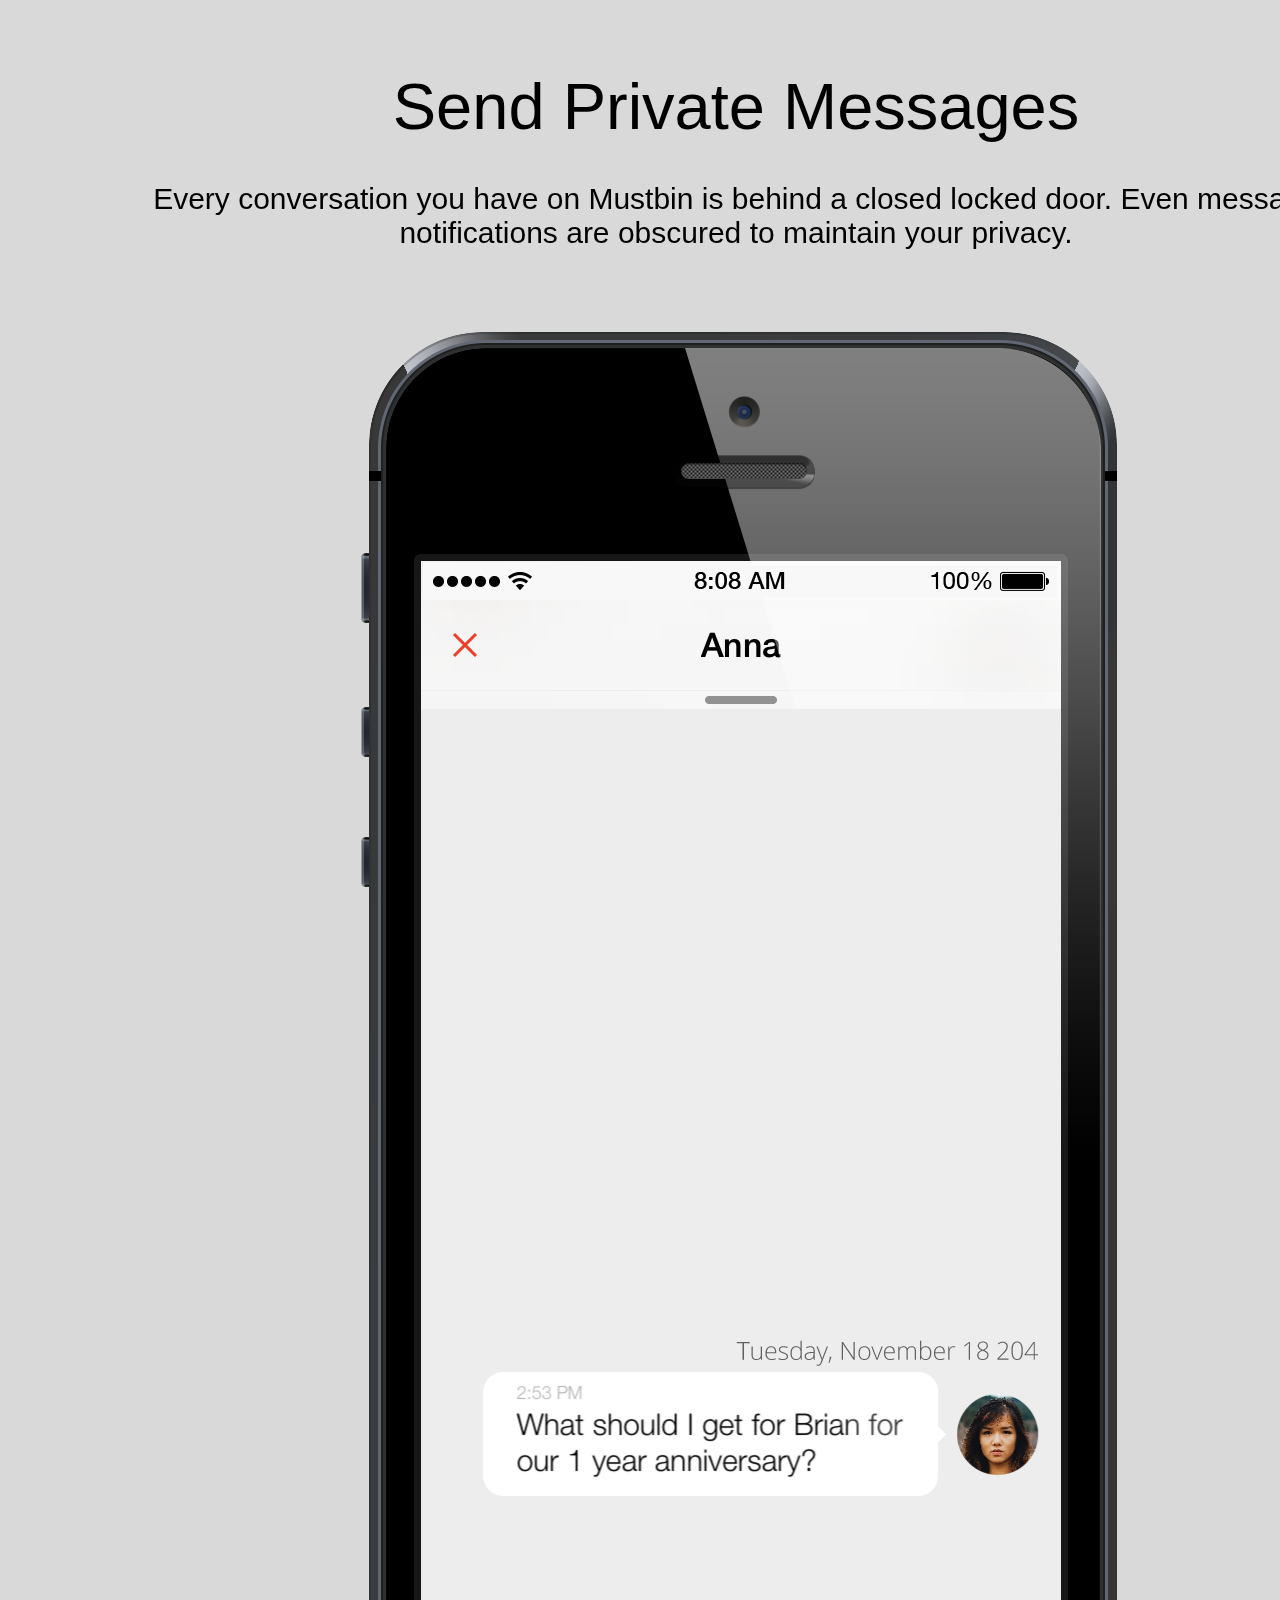
<file: temp/mustbin-animation/index/index.html>
<!DOCTYPE html>
<html>
<head>
	<meta http-equiv="Content-Type" content="text/html; charset=utf-8"/>
	<meta http-equiv="X-UA-Compatible" content="IE=Edge"/>
	<title>Untitled</title>
<!--Adobe Edge Runtime-->
    <meta http-equiv="X-UA-Compatible" content="IE=Edge">
    <script type="text/javascript" charset="utf-8" src="edge_includes/edge.5.0.1.min.js"></script>
    <style>
        .edgeLoad-EDGE-52970927 { visibility:hidden; }
    </style>
<script>
   AdobeEdge.loadComposition('index', 'EDGE-52970927', {
    scaleToFit: "none",
    centerStage: "none",
    minW: "0",
    maxW: "undefined",
    width: "1500px",
    height: "1600px"
}, {dom: [ ]}, {dom: [ ]});
</script>
<!--Adobe Edge Runtime End-->

</head>
<body style="margin:0;padding:0;">
	<div id="Stage" class="EDGE-52970927">
	</div>
</body>
</html>
</file>
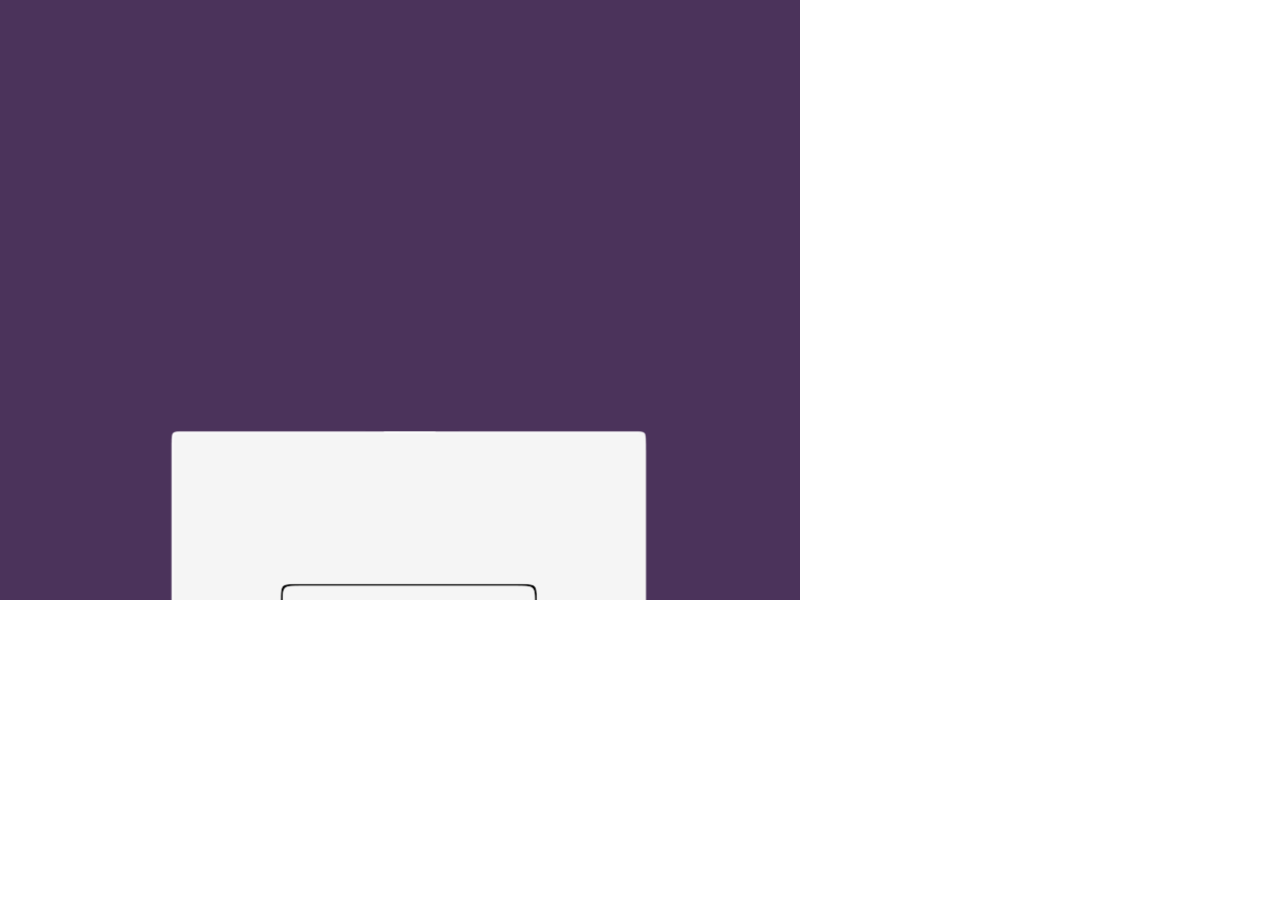
<file: temp/thingcharger/phone/index.html>
<!DOCTYPE html>
<html>
<head>
	<meta http-equiv="Content-Type" content="text/html; charset=utf-8"/>
	<meta http-equiv="X-UA-Compatible" content="IE=Edge"/>
	<title>Untitled</title>
<!--Adobe Edge Runtime-->
    <meta http-equiv="X-UA-Compatible" content="IE=Edge">
    <script type="text/javascript" charset="utf-8" src="edge_includes/edge.5.0.1.min.js"></script>
    <style>
        .edgeLoad-EDGE-62303129 { visibility:hidden; }
    </style>
<script>
   AdobeEdge.loadComposition('index', 'EDGE-62303129', {
    scaleToFit: "none",
    centerStage: "none",
    minW: "0",
    maxW: "undefined",
    width: "800px",
    height: "600px"
}, {dom: [ ]}, {dom: [ ]});
</script>
<!--Adobe Edge Runtime End-->

</head>
<body style="margin:0;padding:0;">
	<div id="Stage" class="EDGE-62303129">
	</div>
</body>
</html>
</file>
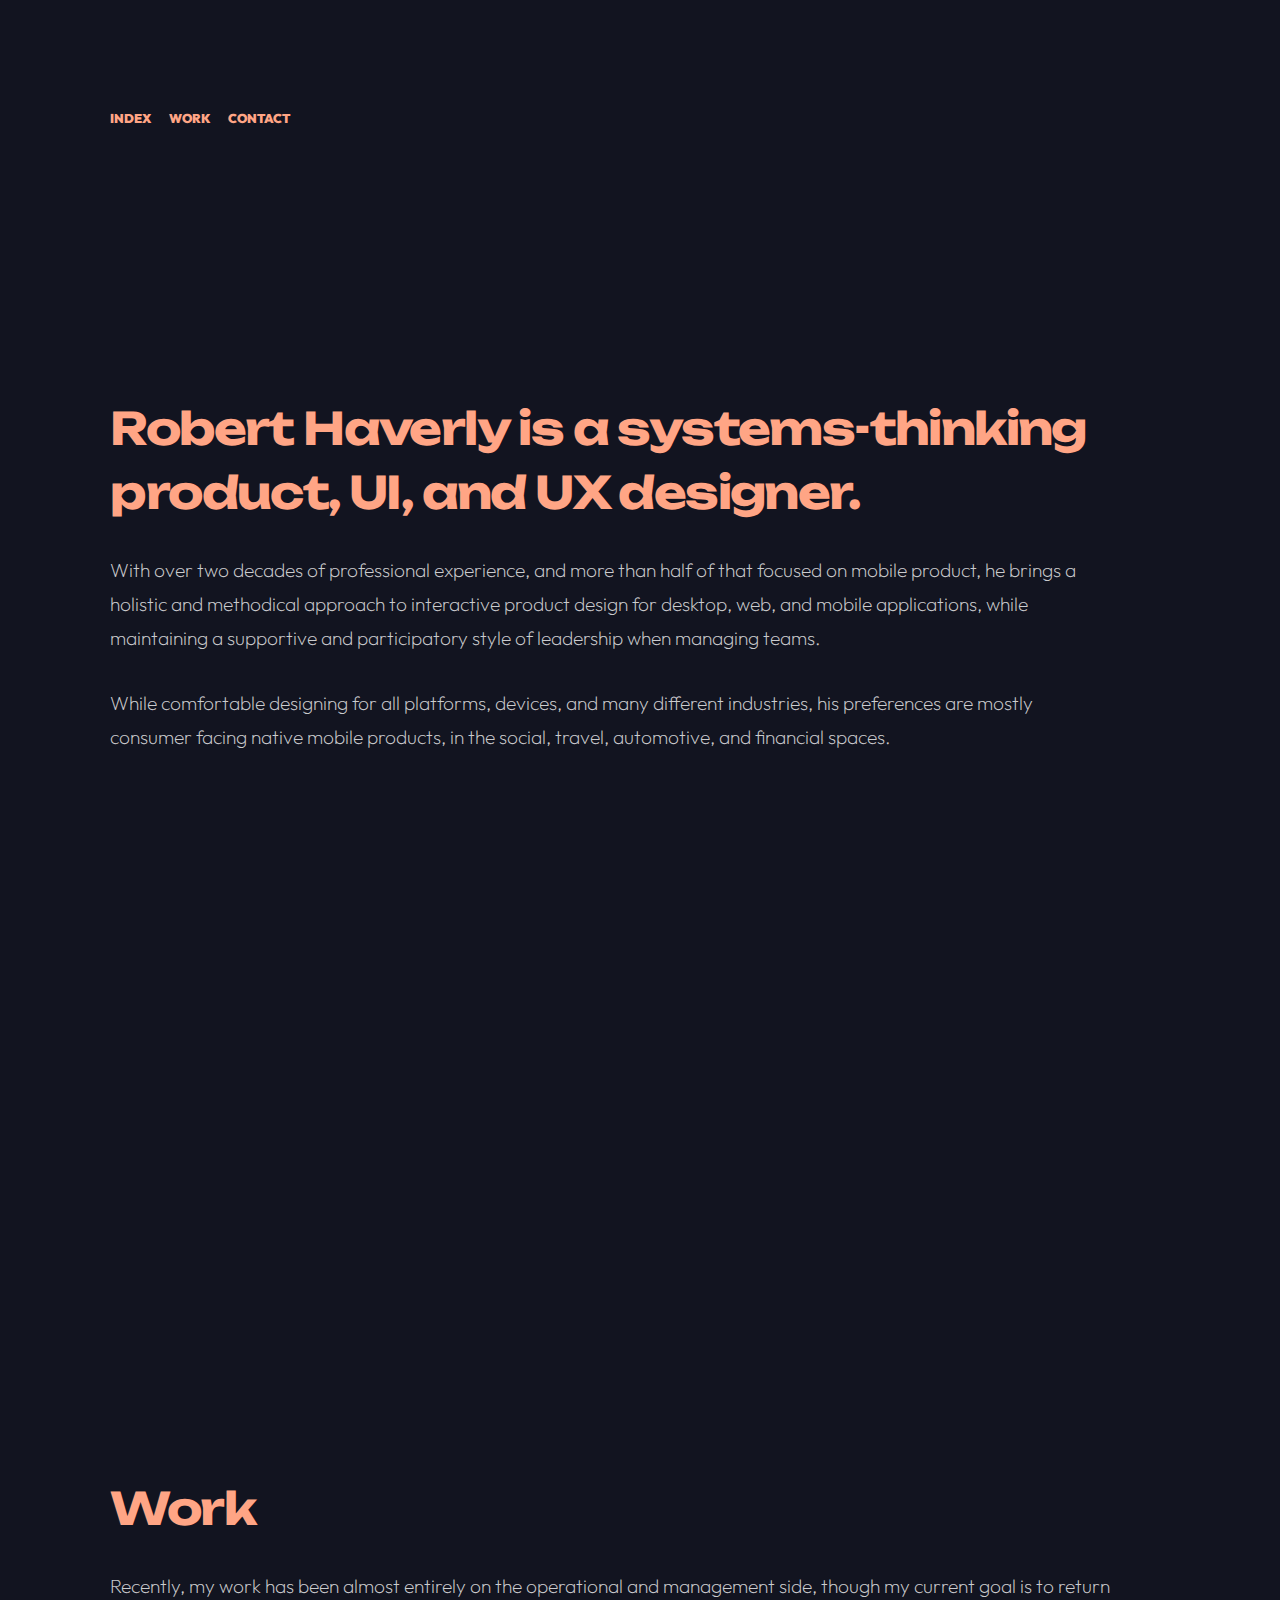
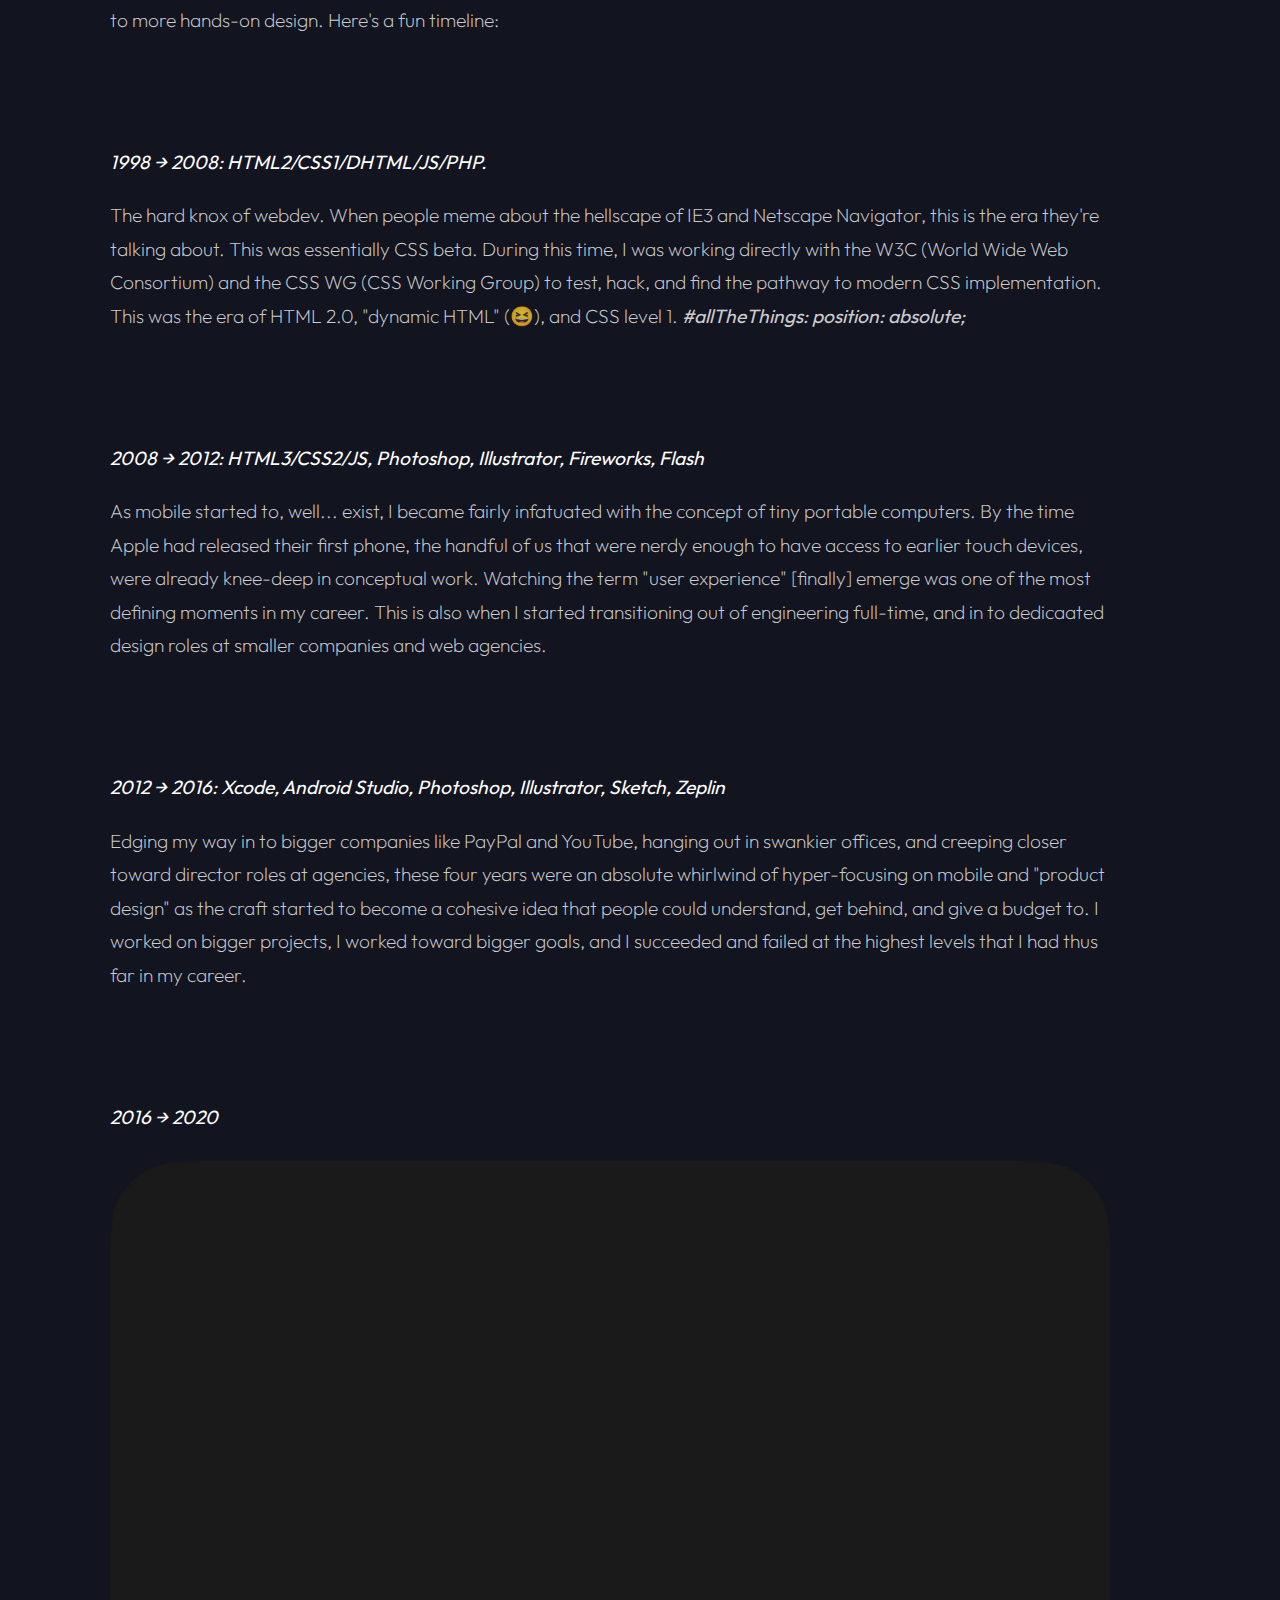
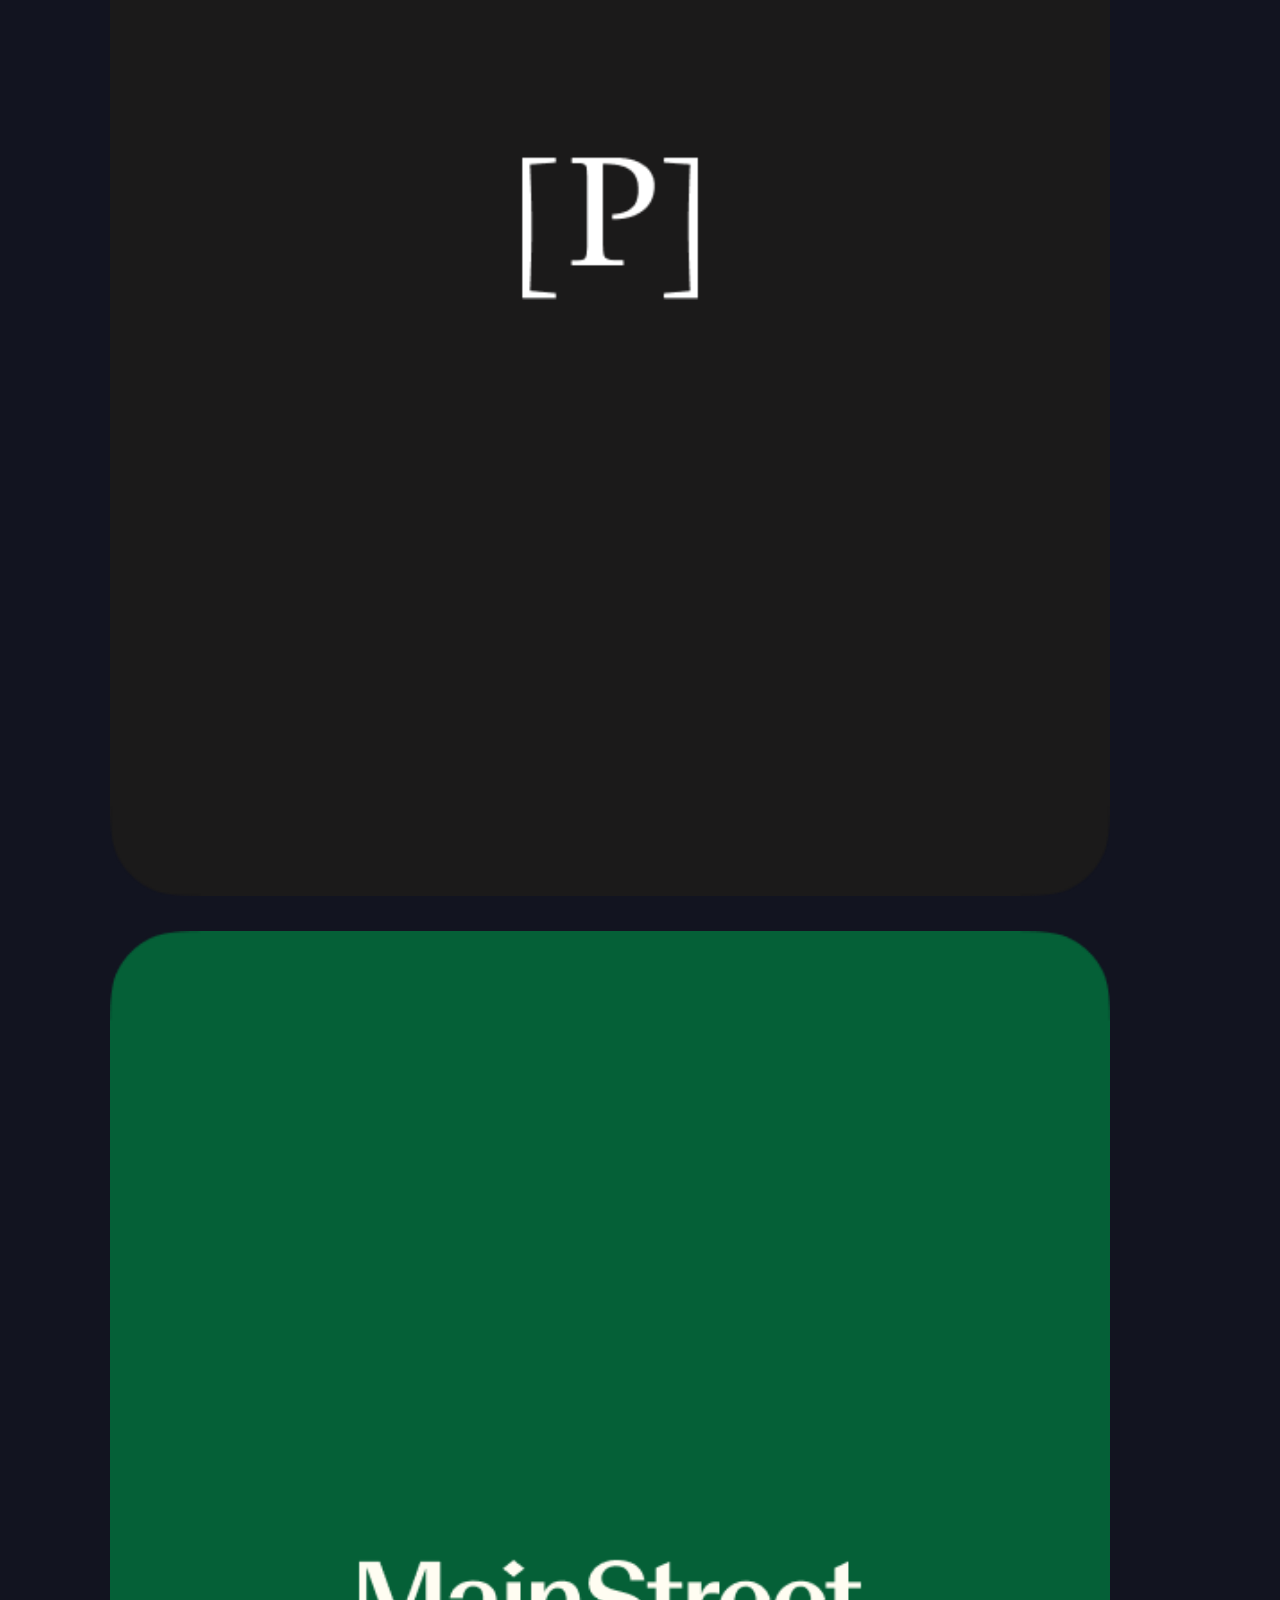
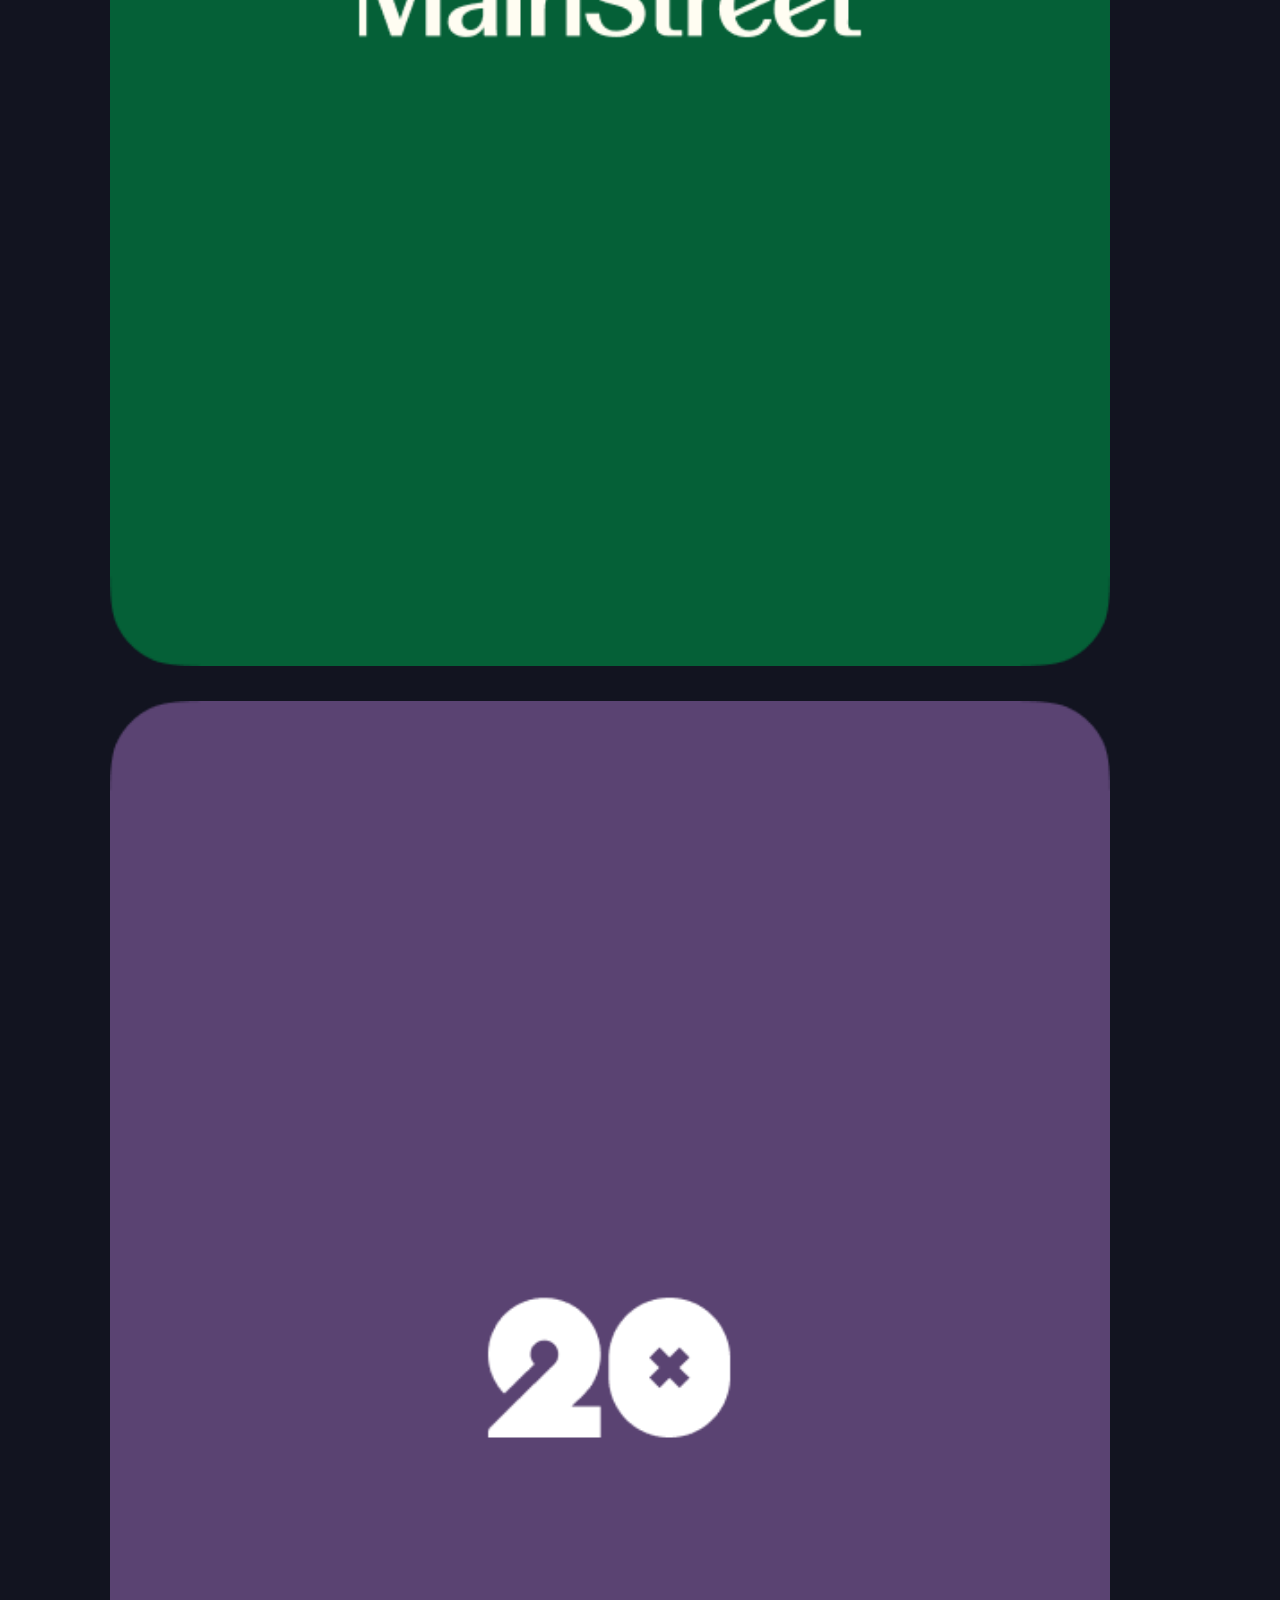
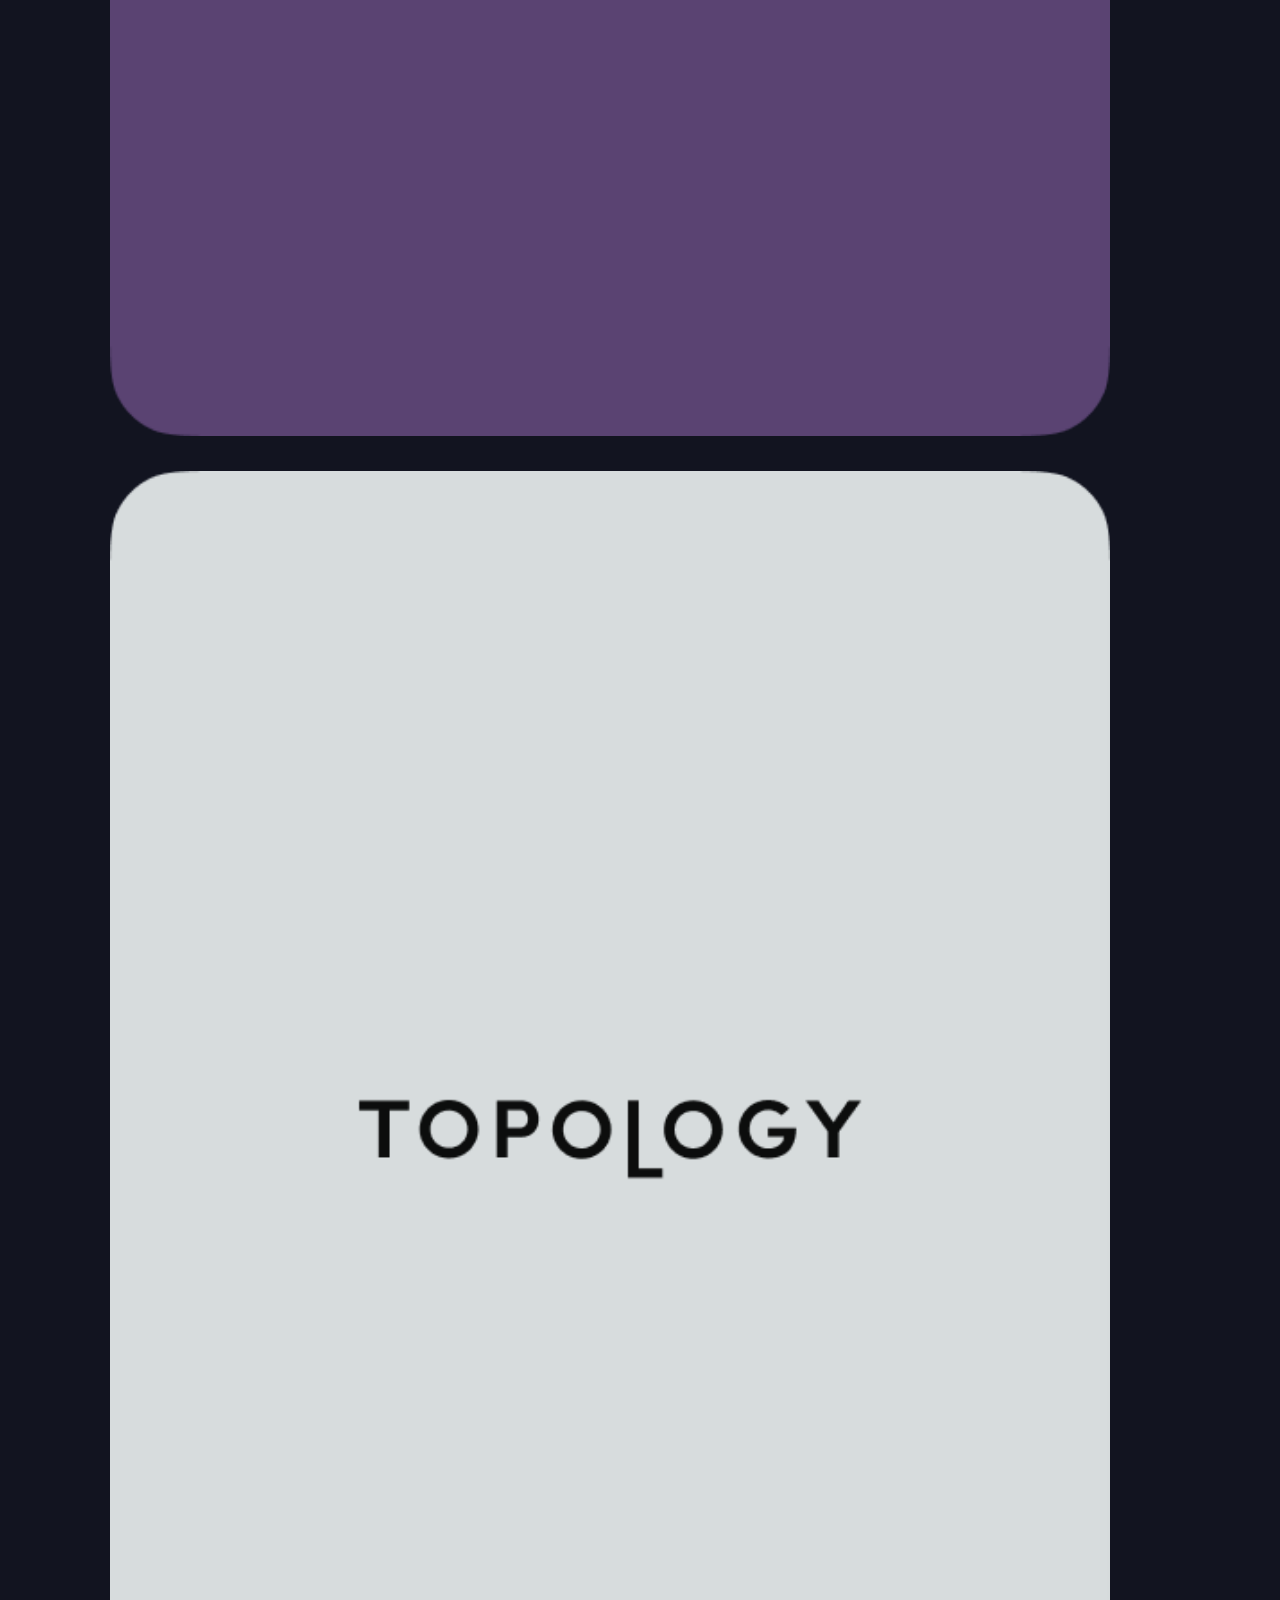
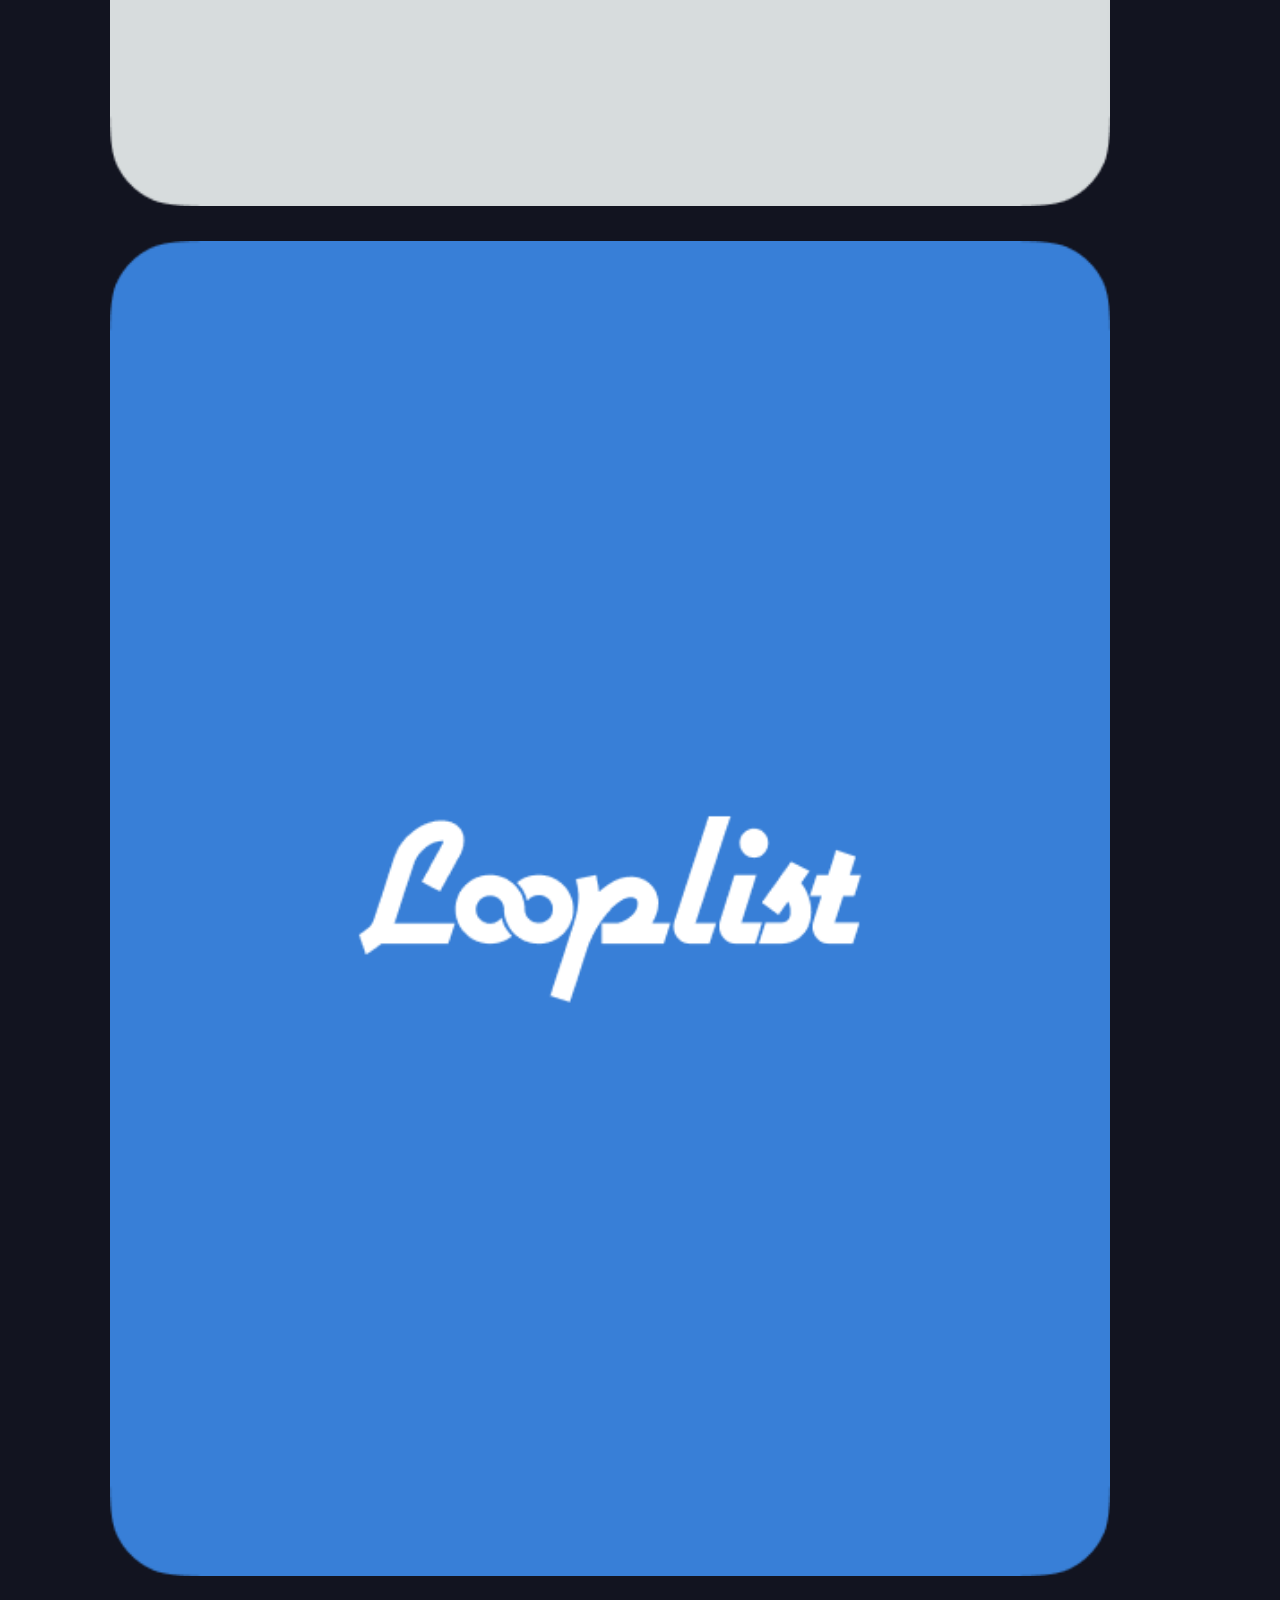
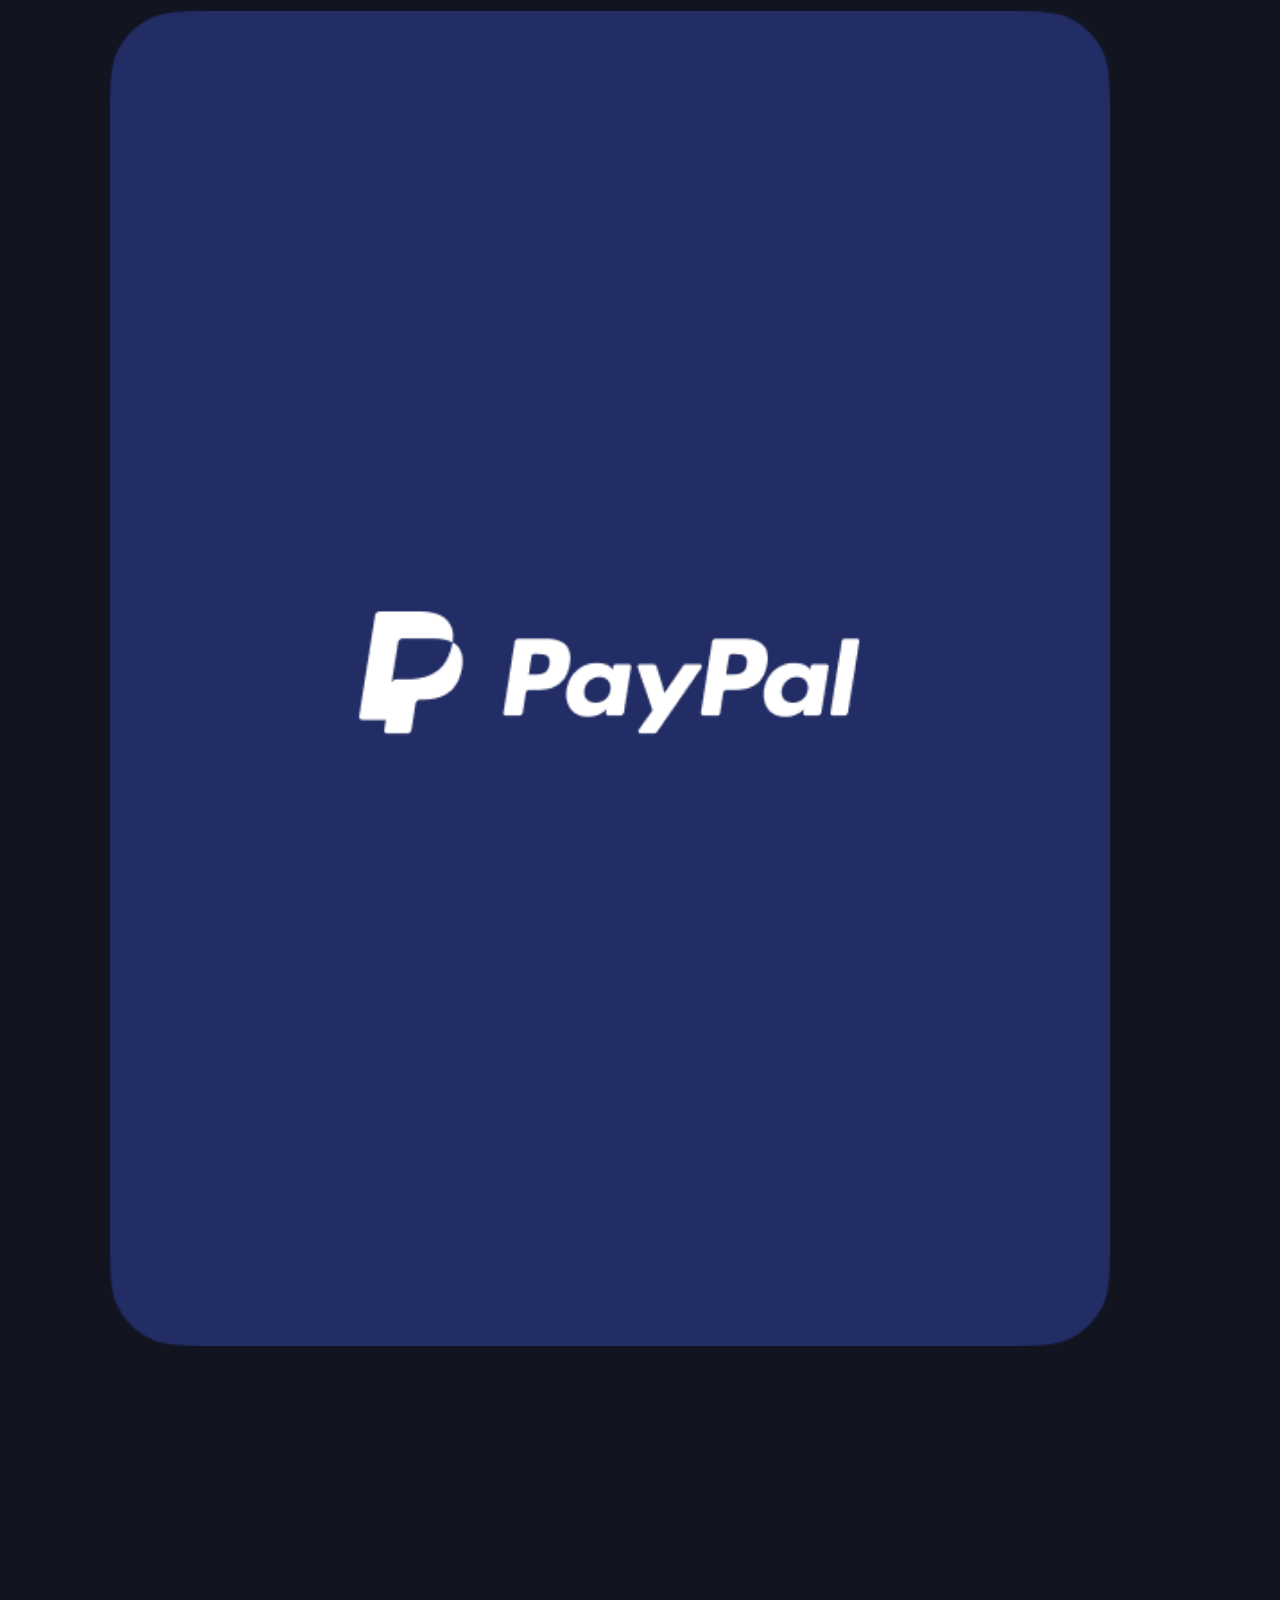
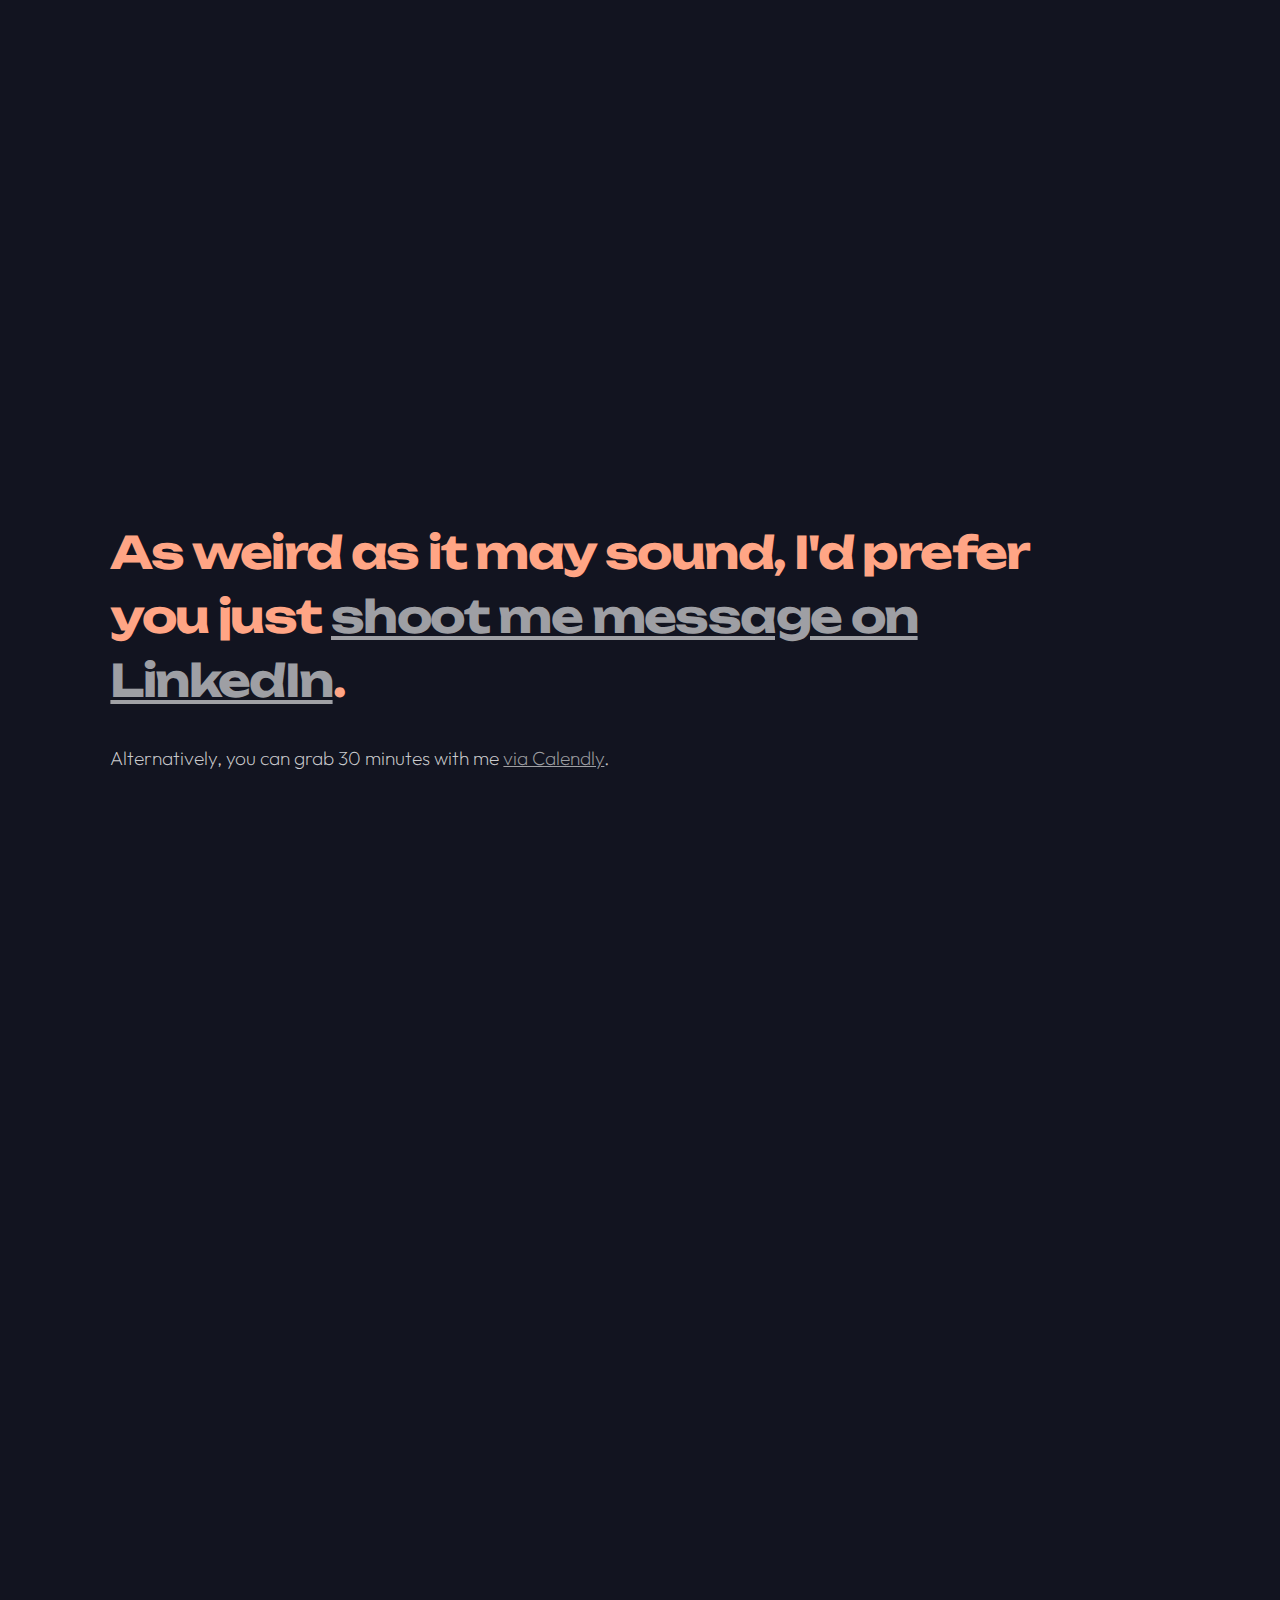
<file: contact-success.html>
<!DOCTYPE html>
<html lang="en">
<head>
    <meta charset="UTF-8">
    <meta http-equiv="X-UA-Compatible" content="IE=edge">
    <meta name="viewport" content="width=device-width, initial-scale=1.0">
    <link rel="stylesheet" type="text/css" href="styles.css">
    <title>Robert Haverly</title>
</head>
<body id="home">

    <div id="container">

        <header>
            <nav>
                <ul>
                    <li><a href="index.html" title="Index" tabindex="1" accesskey="1">index</a></li>
                    <li><a href="#work" title="Work" tabindex="2" accesskey="2">work</a></li>
                    <li><a href="#contact" title="Contact" tabindex="3" accesskey="3">contact</a></li>
                </ul>
            </nav>
        </header>

        <div id="intro">
            <div>
                <h1>Robert Haverly is a systems-thinking product, UI, and UX designer.</h1>

                <p>With over two decades of professional experience, and more than half of that focused on mobile product, he brings a holistic and methodical approach to interactive product design for desktop, web, and mobile applications, while maintaining a supportive and participatory style of leadership when managing teams.</p>

                <p>While comfortable designing for all platforms, devices, and many different industries, his preferences are mostly consumer facing native mobile products, in the social, travel, automotive, and financial spaces.</p>
            </div> 
        </div>

        <div id="work">

            <h1>Work</h1>

            <p>Recently, my work has been almost entirely on the operational and management side, though my current goal is to return to more hands-on design. Here's a fun timeline:</p>

            <section>
                <h4>1998 &rarr; 2008: HTML2/CSS1/DHTML/JS/PHP.</h4>
                <p>The hard knox of webdev. When people meme about the hellscape of IE3 and Netscape Navigator, this is the era they're talking about. This was essentially CSS beta. During this time, I was working directly with the W3C (World Wide Web Consortium) and the CSS WG (CSS Working Group) to test, hack, and find the pathway to modern CSS implementation. This was the era of HTML 2.0, "dynamic HTML" (😆), and CSS level 1. <em>#allTheThings: position: absolute;</em></p>
            
                <h4>2008 &rarr; 2012: HTML3/CSS2/JS, Photoshop, Illustrator, Fireworks, Flash</h4>
                <p>As mobile started to, well... exist, I became fairly infatuated with the concept of tiny portable computers. By the time Apple had released their first phone, the handful of us that were nerdy enough to have access to earlier touch devices, were already knee-deep in conceptual work. Watching the term "user experience" [finally] emerge was one of the most defining moments in my career. This is also when I started transitioning out of engineering full-time, and in to dedicaated design roles at smaller companies and web agencies.</p>
            
                <h4>2012 &rarr; 2016: Xcode, Android Studio, Photoshop, Illustrator, Sketch, Zeplin</h4>
                <p>Edging my way in to bigger companies like PayPal and YouTube, hanging out in swankier offices, and creeping closer toward director roles at agencies, these four years were an absolute whirlwind of hyper-focusing on mobile and "product design" as the craft started to become a cohesive idea that people could understand, get behind, and give a budget to. I worked on bigger projects, I worked toward bigger goals, and I succeeded and failed at the highest levels that I had thus far in my career.</p>
            </section>

            <h4>2016 &rarr; 2020</h4>
            <p>
            </p>

                <div id="work-overview-container">
                    <div>
                    <a href="prelude.html">
                        <img src="img/portfolio/cover-prelude.png" alt="Prelude" />
                    </a>
                    </div>
                    <div>
                    <a href="prelude.html">
                        <img src="img/portfolio/cover-mainstreet.png" alt="Prelude" />
                    </a>
                    </div>
                    <div>
                    <a href="prelude.html"></a>
                        <img src="img/portfolio/cover-twenty.png" alt="Prelude" />
                    </a>
                    </div>
                    <div>
                    <a href="prelude.html"></a>
                        <img src="img/portfolio/cover-topology.png" alt="Prelude" />
                    </a>
                    </div>
                    <div>
                    <a href="prelude.html"></a>
                        <img src="img/portfolio/cover-looplist.png" alt="Prelude" />
                    </a>
                    </div>
                    <div>
                    <a href="prelude.html"></a>
                        <img src="img/portfolio/cover-paypal.png" alt="Prelude" />
                    </a>
                    </div>
                </div>

        </div>

        <div id="contact">

            <div>
            <h1>As weird as it may sound, I'd prefer you just <a href="https://www.linkedin.com/in/robert-haverly/" title="Robert Haverly on LinkedIn">shoot me message on LinkedIn</a>.</h1>
            <p>Alternatively, you can grab 30 minutes with me <a href="https://calendly.com/roberthaverly/30" title="Robert Haverly's Calendly">via Calendly</a>.</p>
            </div>
            
        </div>

        <div id="footer">
            
        </div>
    </div>
    
</body>
</html>
</file>
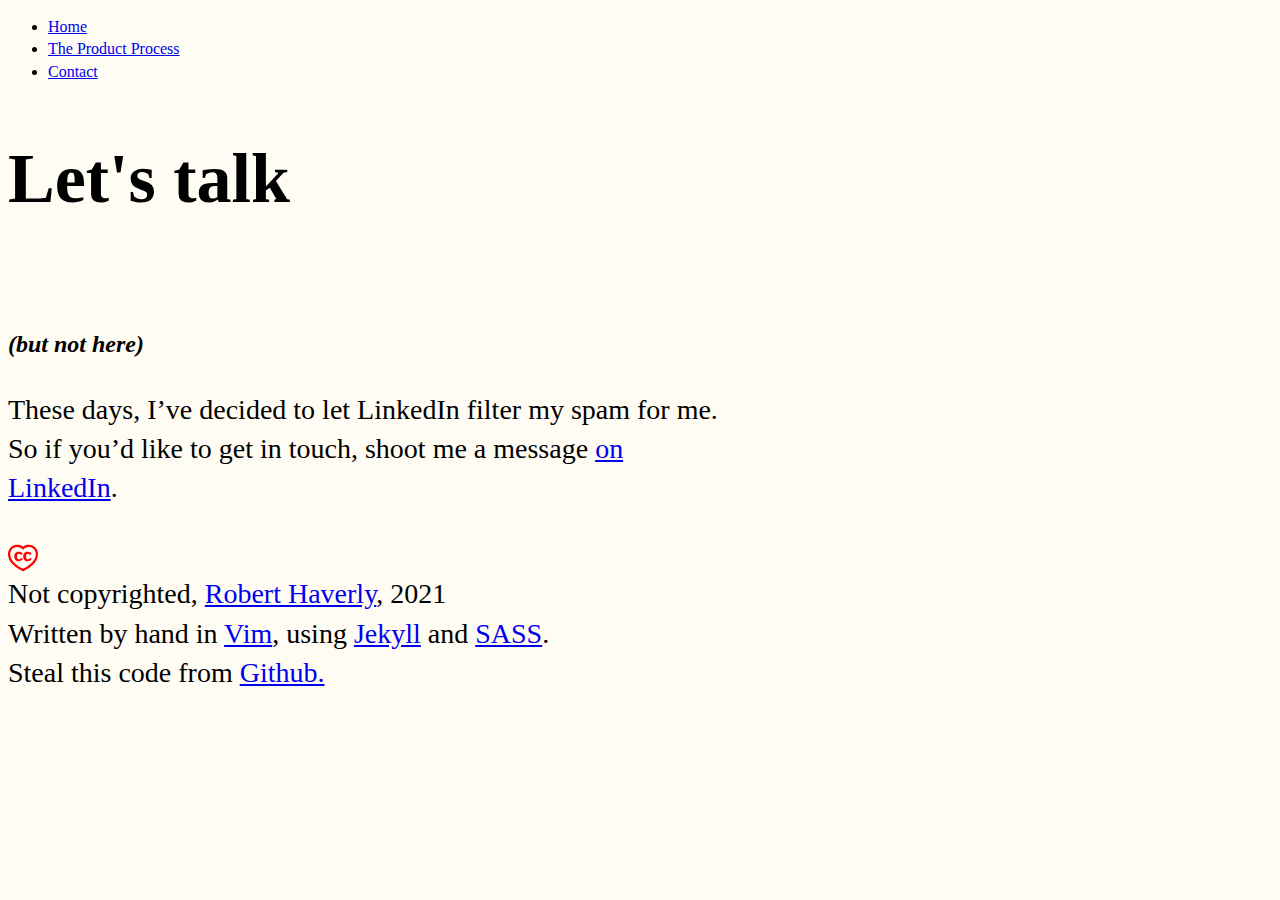
<file: contact.html>
<!DOCTYPE html>
<html lang="en">
<head>
    <meta charset="UTF-8">
    <meta name="viewport" content="width=device-width, initial-scale=1.0">
    <title>Robert Haverly | Design leadership & product experience</title>
    <link href="css/style.css" rel="stylesheet" />
</head>

<body id="contact">
    
<!-- BEGIN HEADER -->
    <header>

        <nav>
            <ul>
                <li><a href="index.html" title="home">Home</a></li>
                <li><a href="process.html" title="process">The Product Process</a></li>
                <li><a href="contact.html" title="contact">Contact</a></li>
            </ul>
        </nav>

        <h1>Let's talk</h1>
        <h2><em>(but not here)</em></h2>

        <div class="sep-large"></div>
            <p>These days, I’ve decided to let LinkedIn filter my spam for me. So if you’d like to get in touch, shoot me a message <a href="https://linkedin.com/in/roberthaverly" title="Robert Haverly on LinkedIn" target="_blank">on LinkedIn</a>.</p>    

        </div>
    </header>
    
    <footer>
        <p>
            <img src="img/ccheart_red.svg" alt="Creative Commons" width="30" height="30" /> <br />
            Not copyrighted, <a href="https://linkedin.com/in/roberthaverly" title="Robert Haverly" target="_blank">Robert Haverly</a>, 2021<br />
            Written by hand in <a href="https://github.com/vim/vim" title="Vim">Vim</a>, using <a href="https://github.com/jekyll/jekyll" title="Jekyll">Jekyll</a> and <a href="https://github.com/sass" title="SASS">SASS</a>.<br />
            Steal this code from <a href="https://github.com/roberthaverly/roberthaverly.github.io">Github.</a>
        </p>
    </footer>


</body>
</html>
</file>
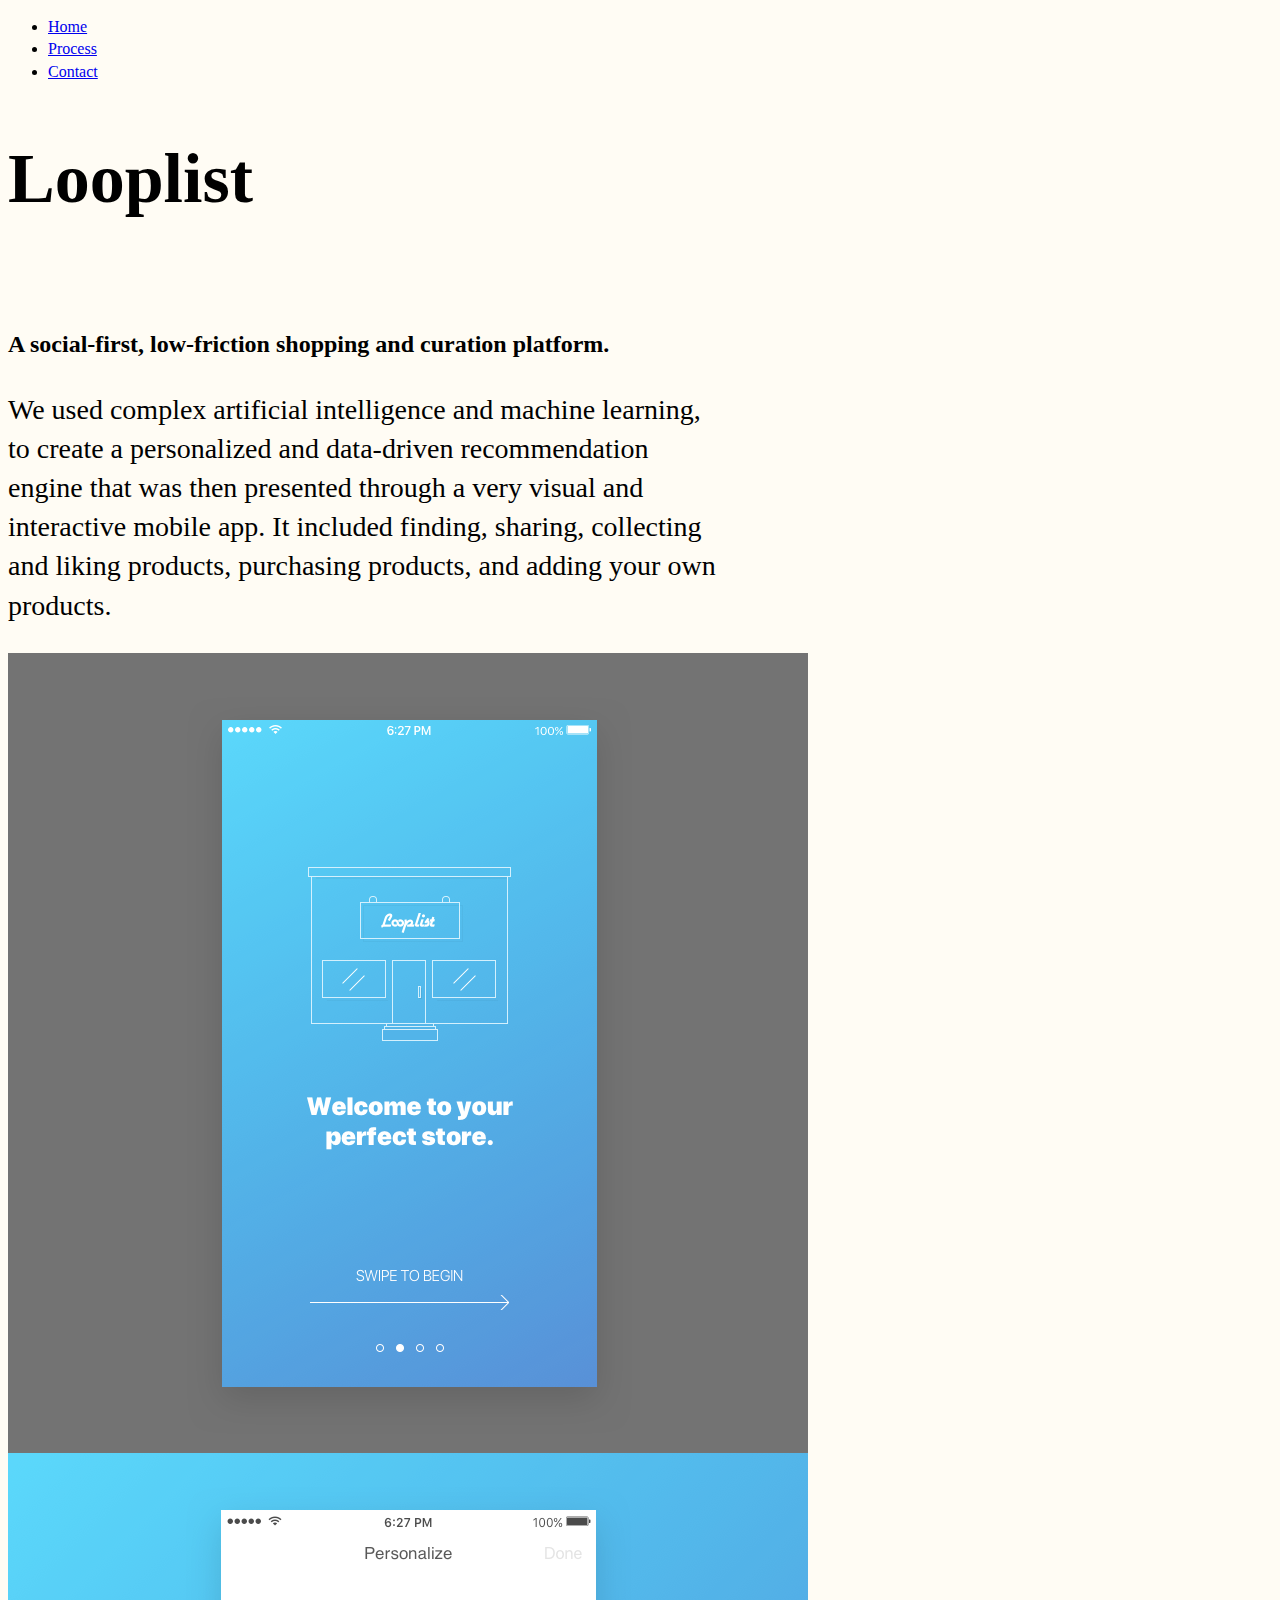
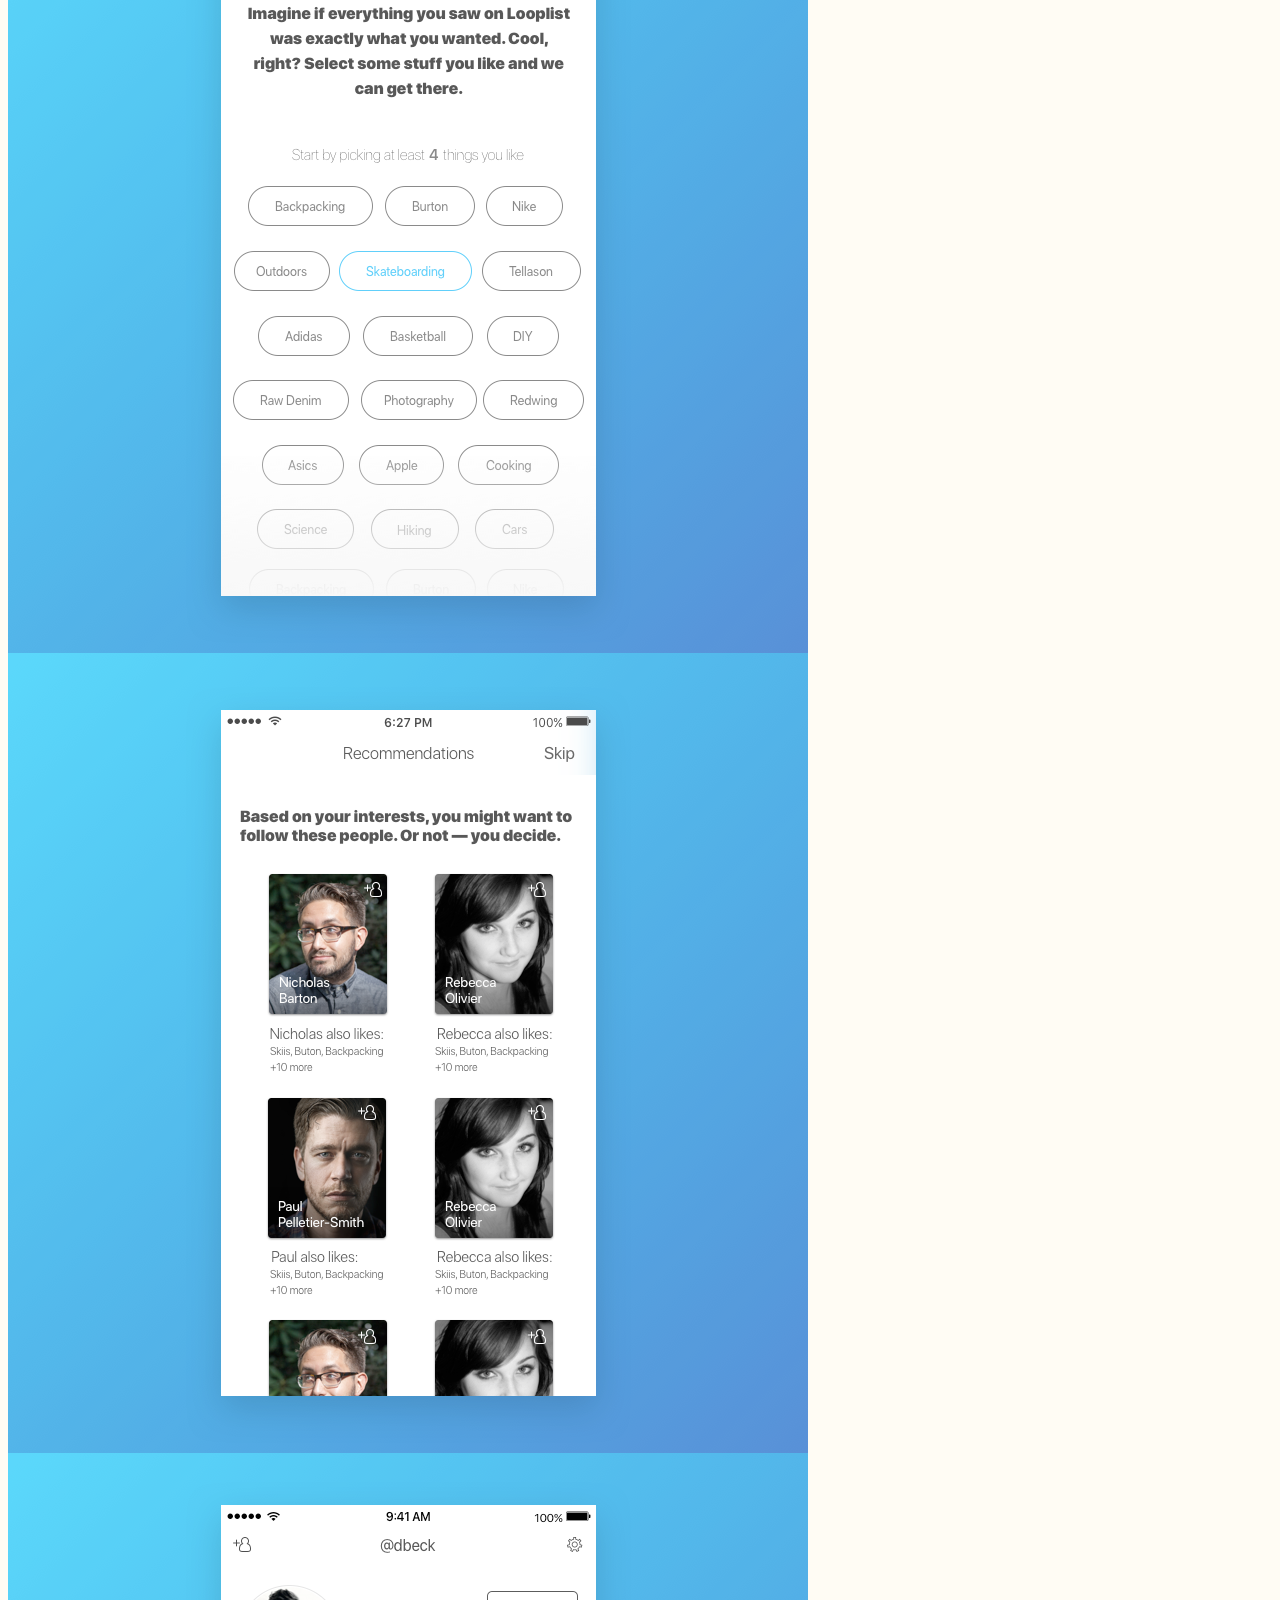
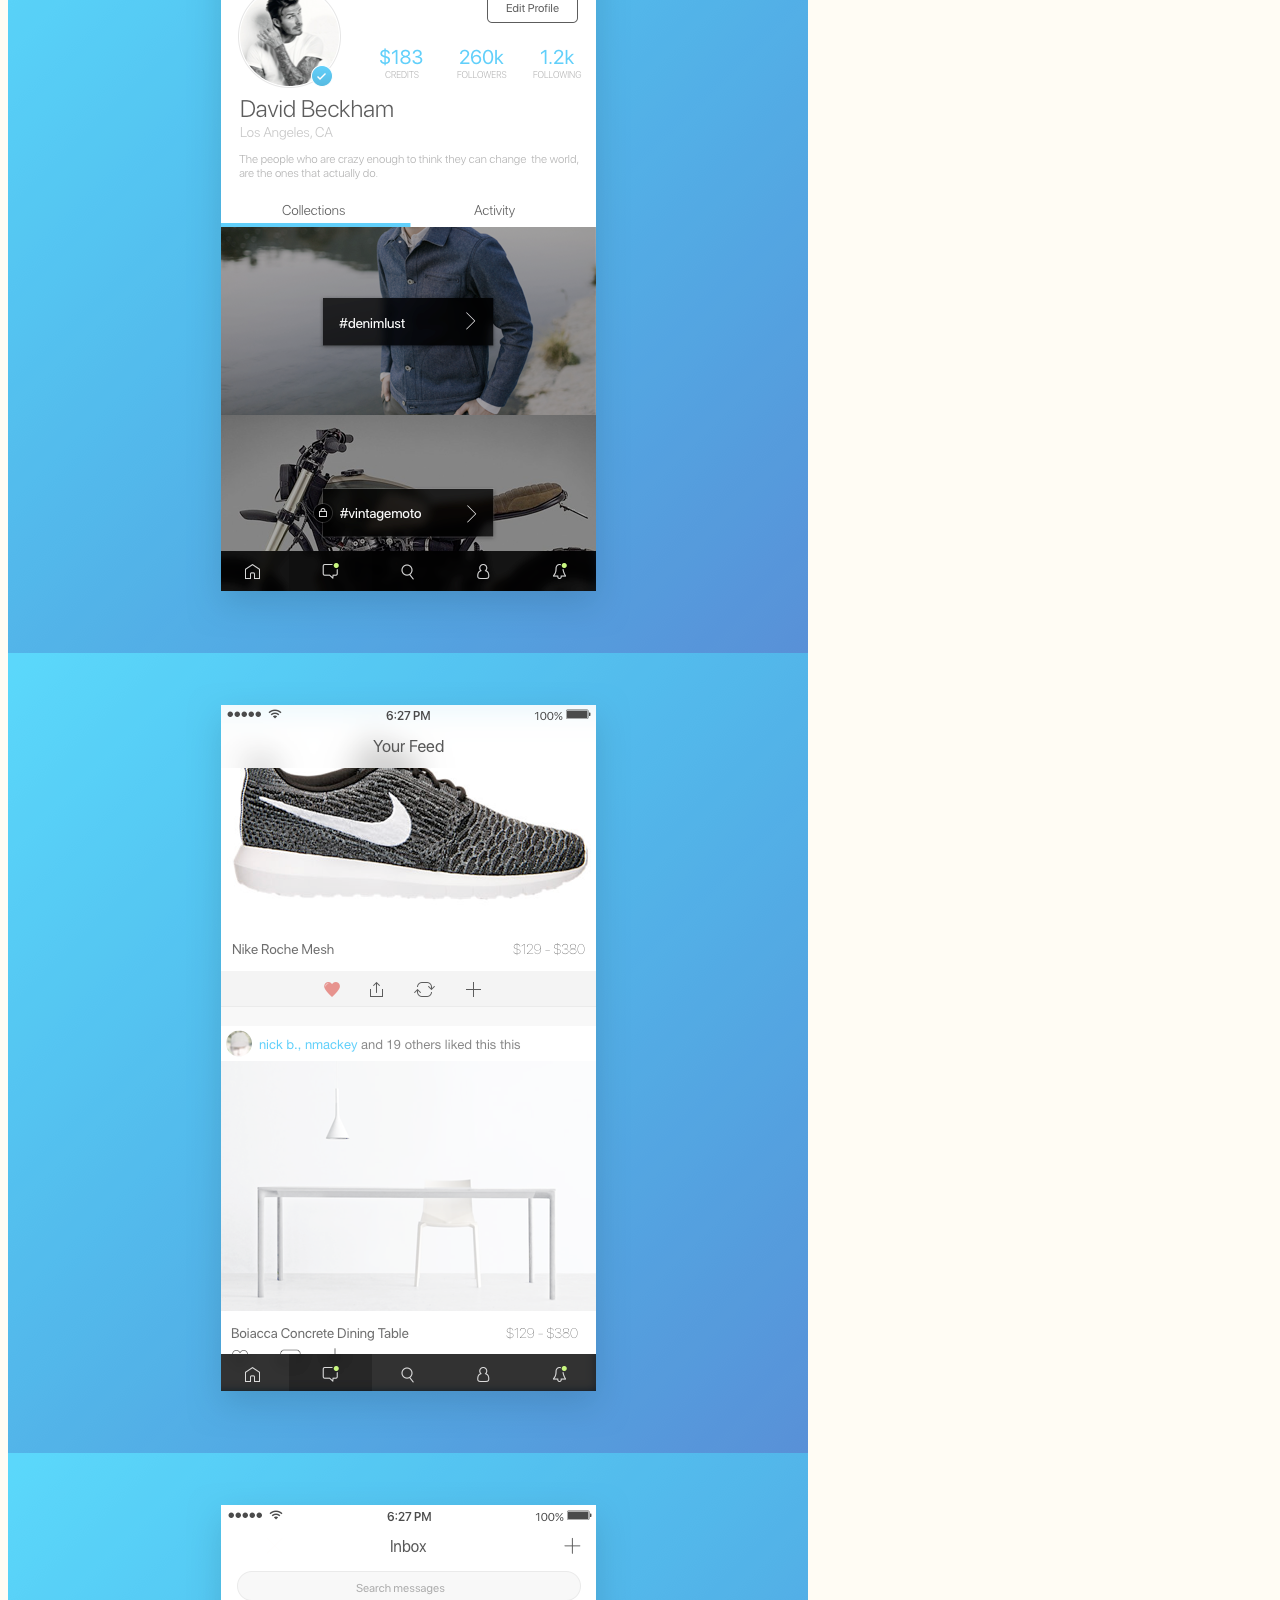
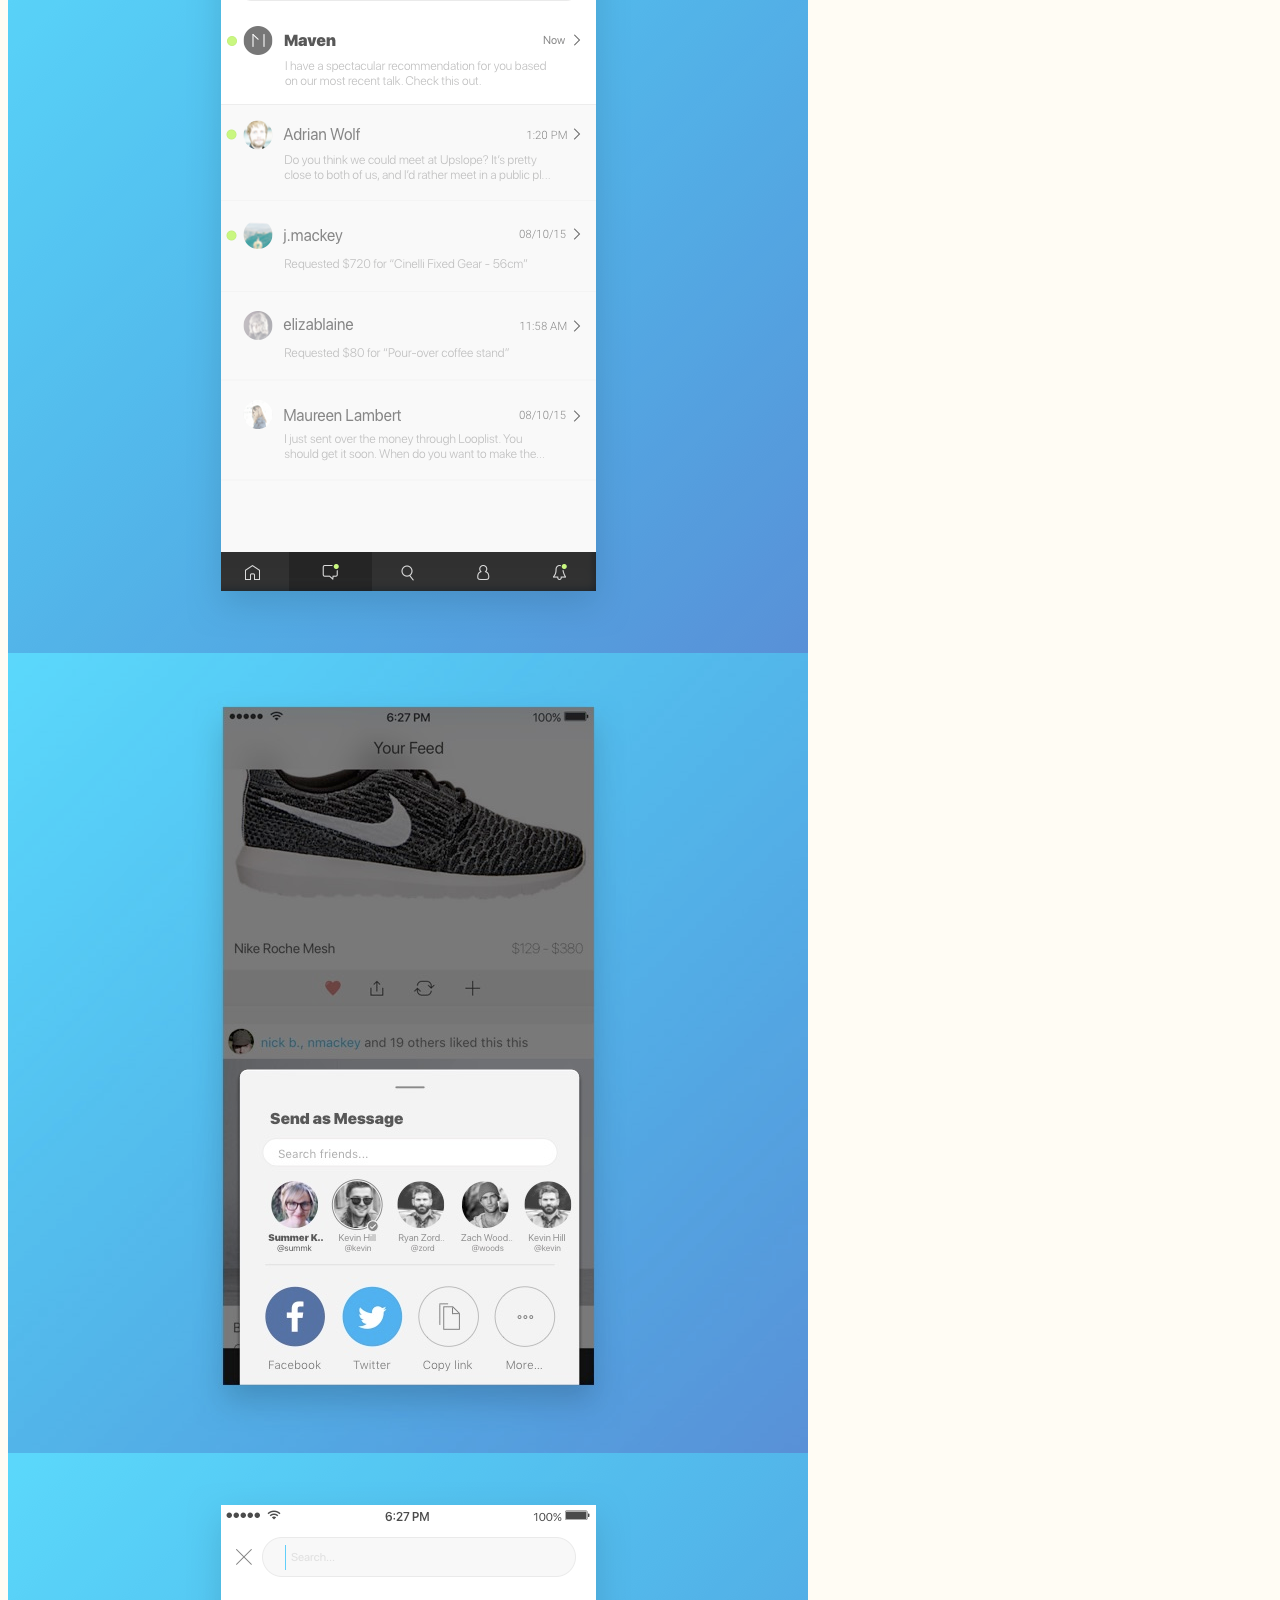
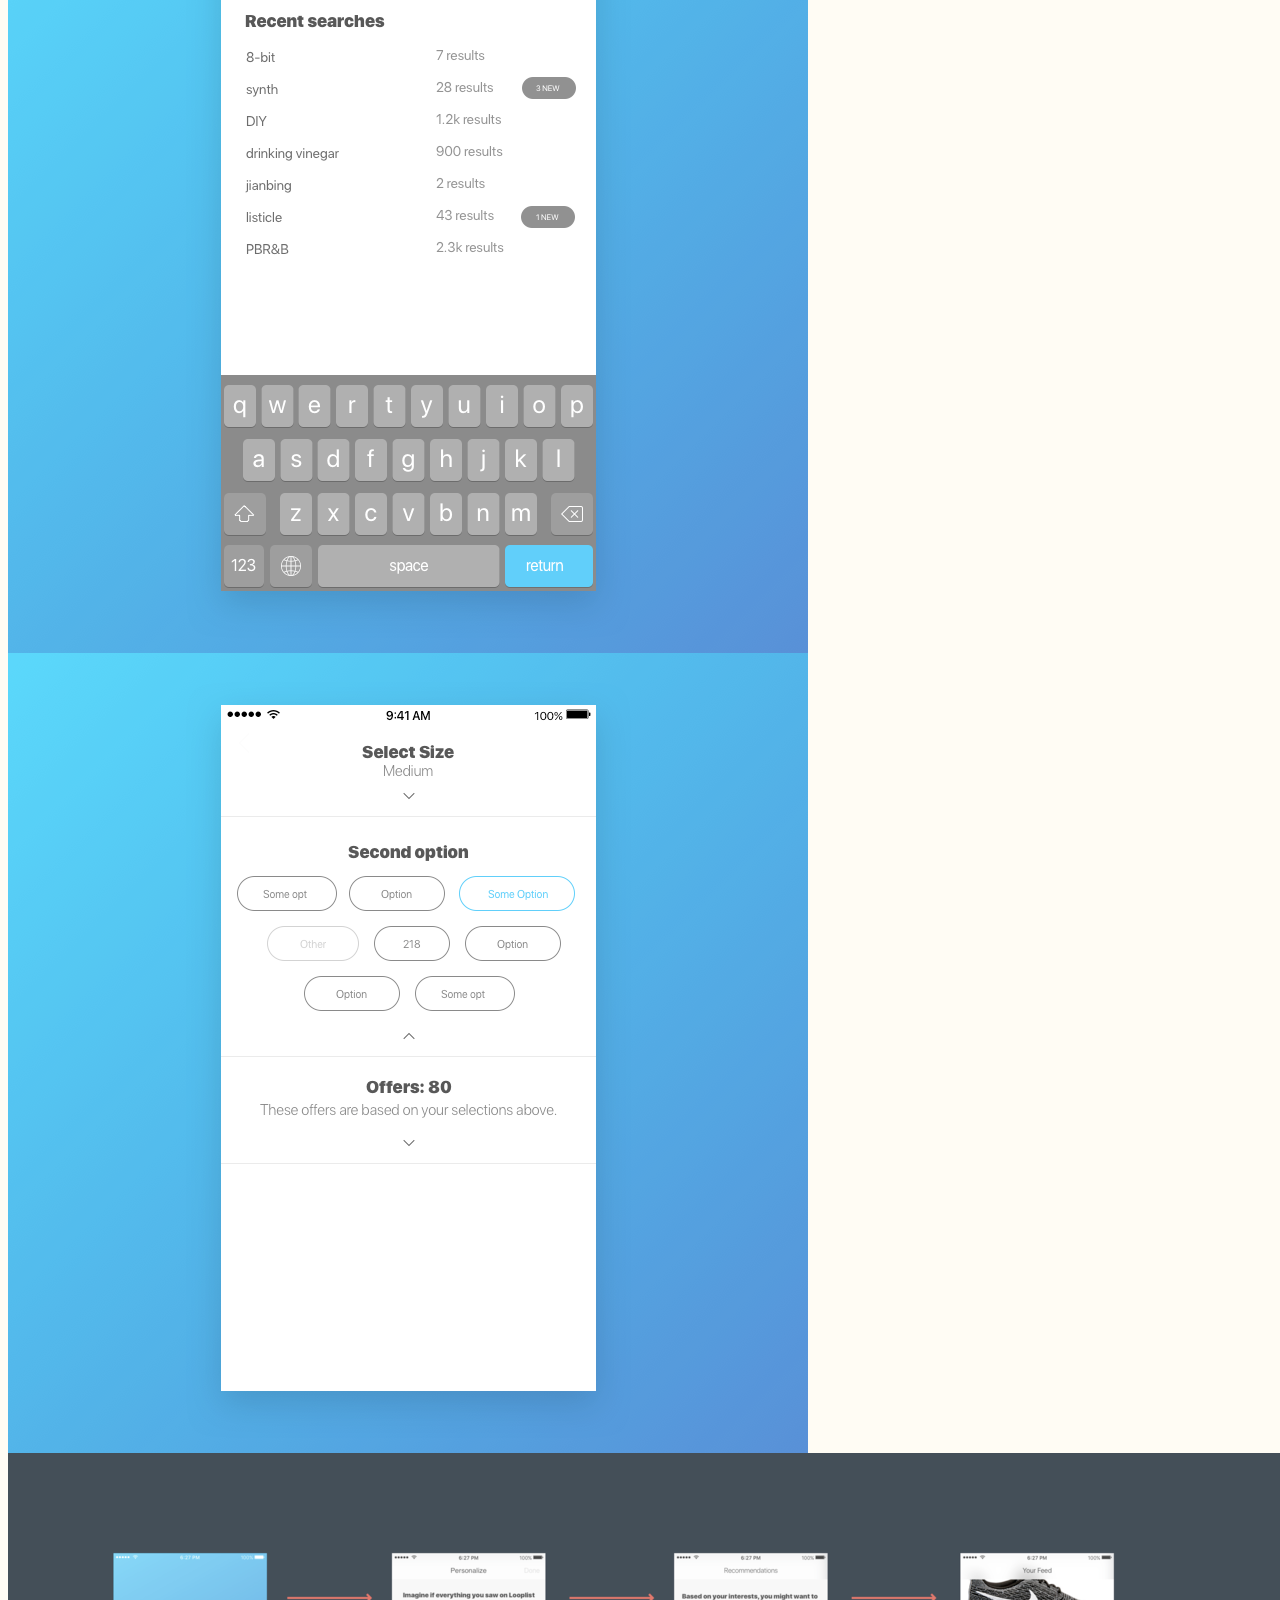
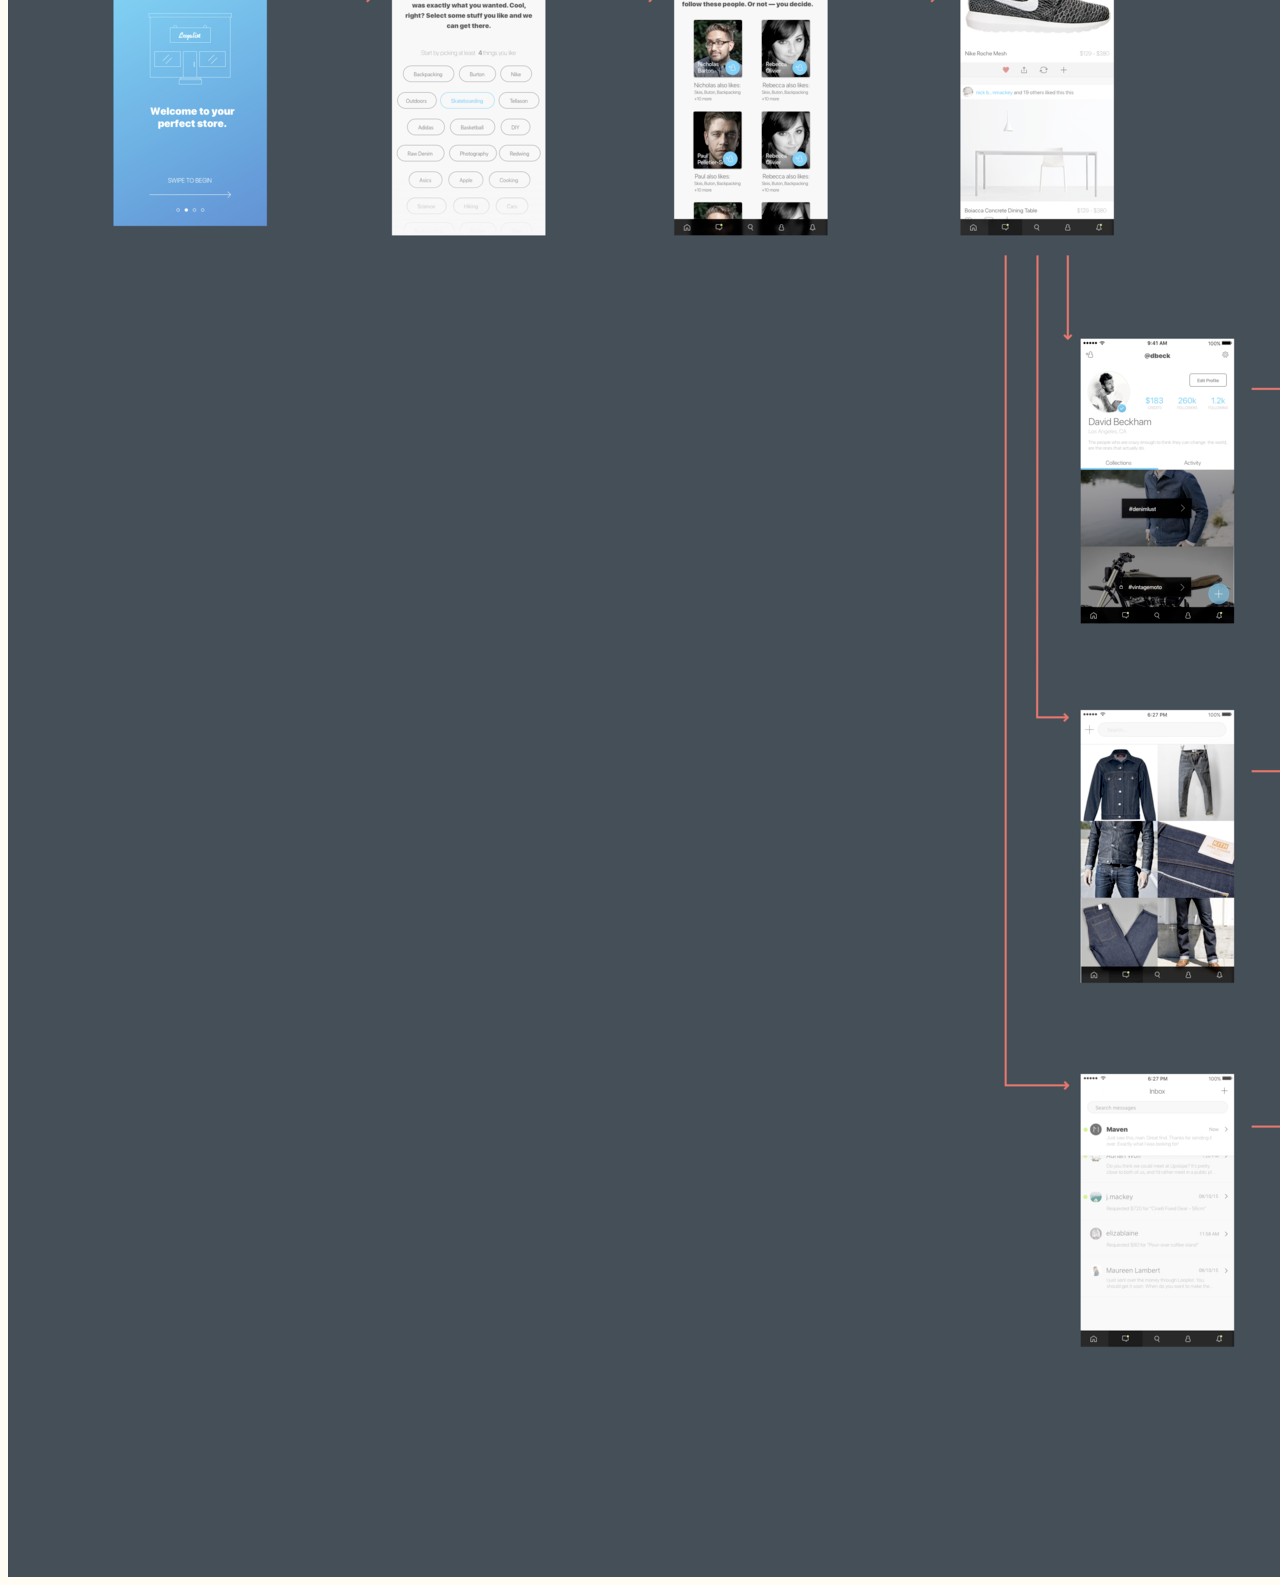
<file: cs-looplist.html>
<!DOCTYPE html>
<html lang="en">
<head>
    <meta charset="UTF-8">
    <meta name="viewport" content="width=device-width, initial-scale=1.0">
    <title>Robert Haverly | Looplist</title>
    <link href="css/style.css" rel="stylesheet" />
    <link rel="icon" href="favicon.ico"  type="image/icon type">

    <script async src="https://www.googletagmanager.com/gtag/js?id=G-P4Z177GCMX"></script>
    <script>
        window.dataLayer = window.dataLayer || [];
        function gtag(){dataLayer.push(arguments);}
        gtag('js', new Date());
        gtag('config', 'G-P4Z177GCMX');
    </script>

</head>

<body>
    
<!-- CREATE TEMPLATED HEADER -->
    <header>
        <nav>
            <ul>
                <li><a href="index.html" title="home">Home</a></li>
                <li><a href="process.html" title="process">Process</a></li>
                <li><a href="contact.html" title="contact">Contact</a></li>
            </ul>
        </nav>

        <!-- CREATE TEMPLATED HEADER SECTION -->
        <h1>Looplist</h1>
        <div class="sep-large"></div>
        <h2>A social-first, low-friction shopping and curation platform.</h2>

        <p>We used complex artificial intelligence and machine learning, to create a personalized and data-driven recommendation engine that was then presented through a very visual and interactive mobile app. It included finding, sharing, collecting and liking products, purchasing products, and adding your own products.</p>
        <!-- END TEMPLATED HEADER SECTION -->

    </header>
<!-- END TEMPLATED HEADER -->
<!-- BEGIN FRONT-PAGE PORTFOLIO -->
    <div id="portfolio" class="case-study">

        <div class="grid-container two-by">
            <div class="image">
                <img class="one" src="img/looplist/ll-01.png" />
            </div>
            <div class="image">
                <img class="one" src="img/looplist/ll-02.png" />
            </div>
            <div class="image">
                <img class="one" src="img/looplist/ll-03.png" />
            </div>
            <div class="image">
                <img class="one" src="img/looplist/ll-04.png" />
            </div>
            <div class="image">
                <img class="one" src="img/looplist/ll-05.png" />
            </div>
            <div class="image">
                <img class="one" src="img/looplist/ll-06.png" />
            </div>
            <div class="image">
                <img class="one" src="img/looplist/ll-07.png" />
            </div>
            <div class="image">
                <img class="one" src="img/looplist/ll-08.png" />
            </div>
            <div class="image">
                <img class="one" src="img/looplist/ll-09.png" />
            </div>
        </div>

        <div class="grid-container one-by">
            <div class="image">
                <img class="one" src="img/looplist/ll-10.png" />
            </div>
        </div>

    </div>
<!-- END FRONT-PAGE PORTFOLIO -->

        <footer>

        </footer>


    </body>
</html>
</file>
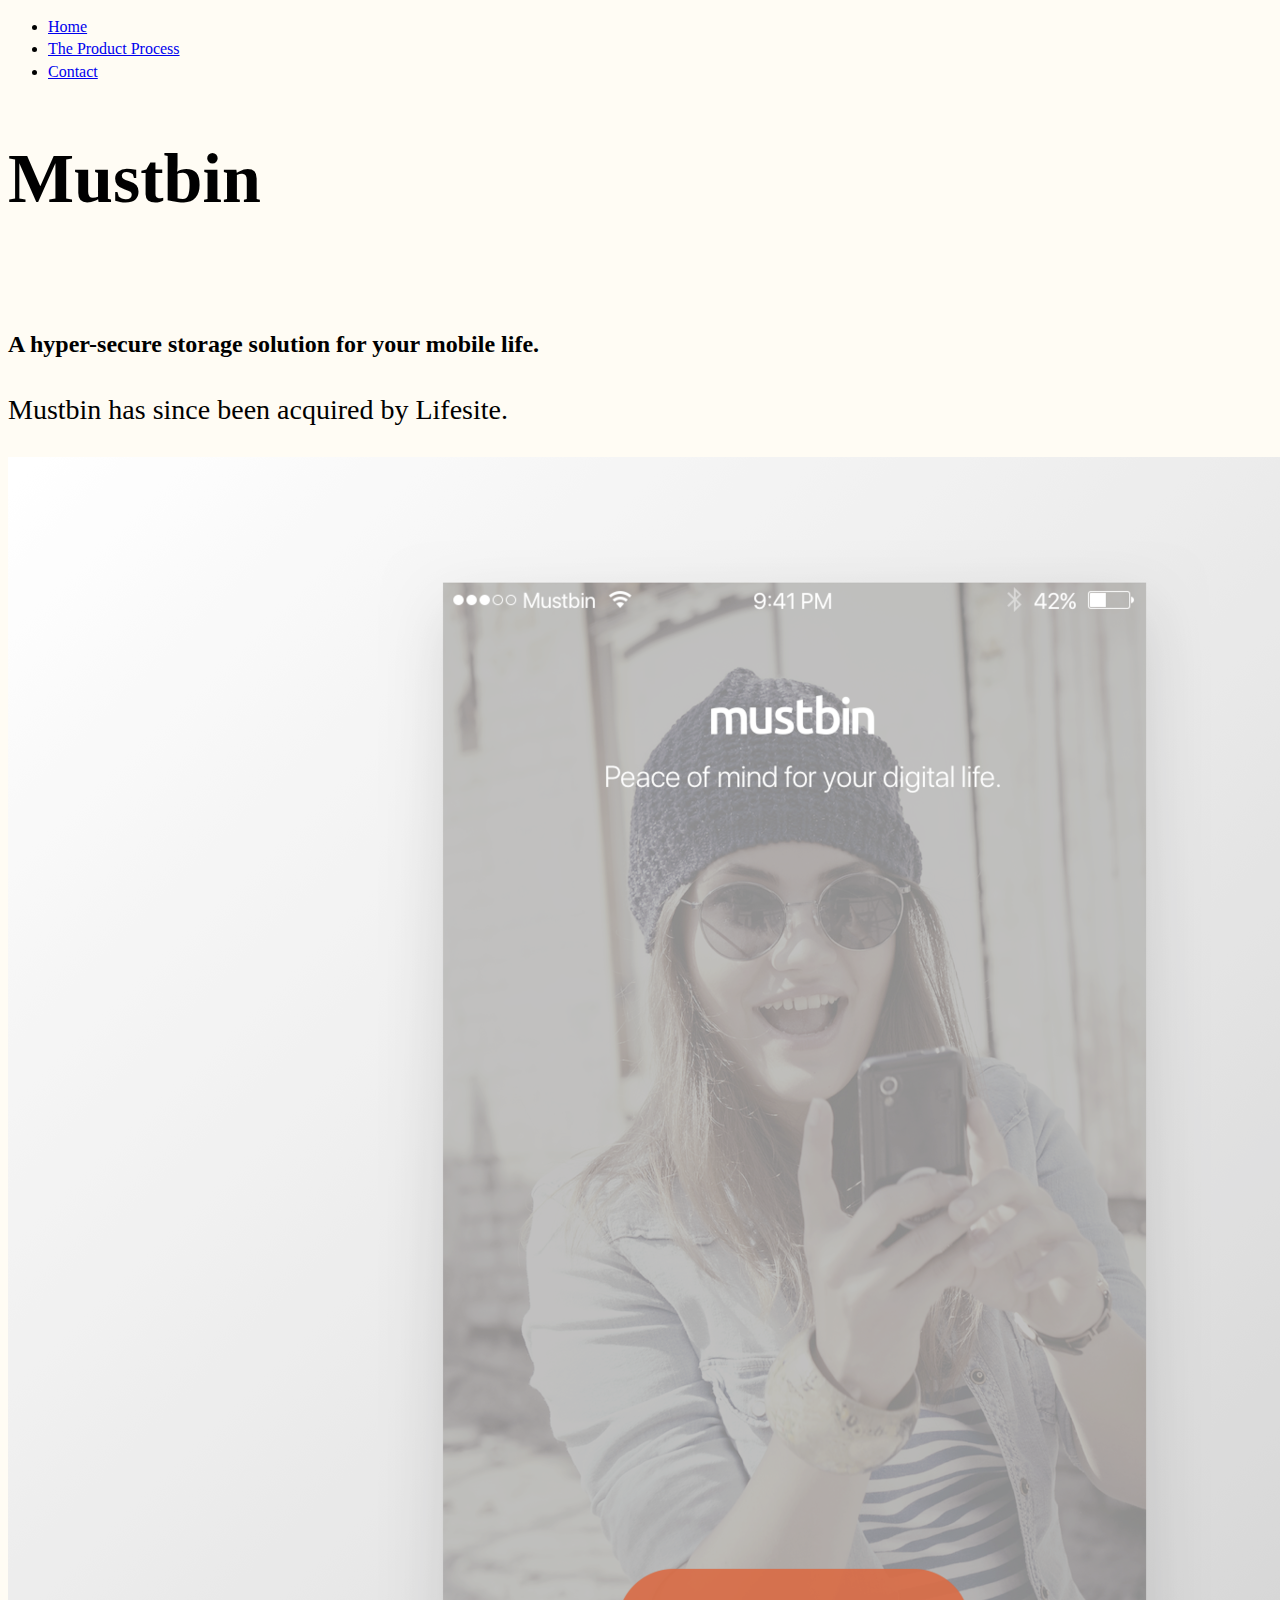
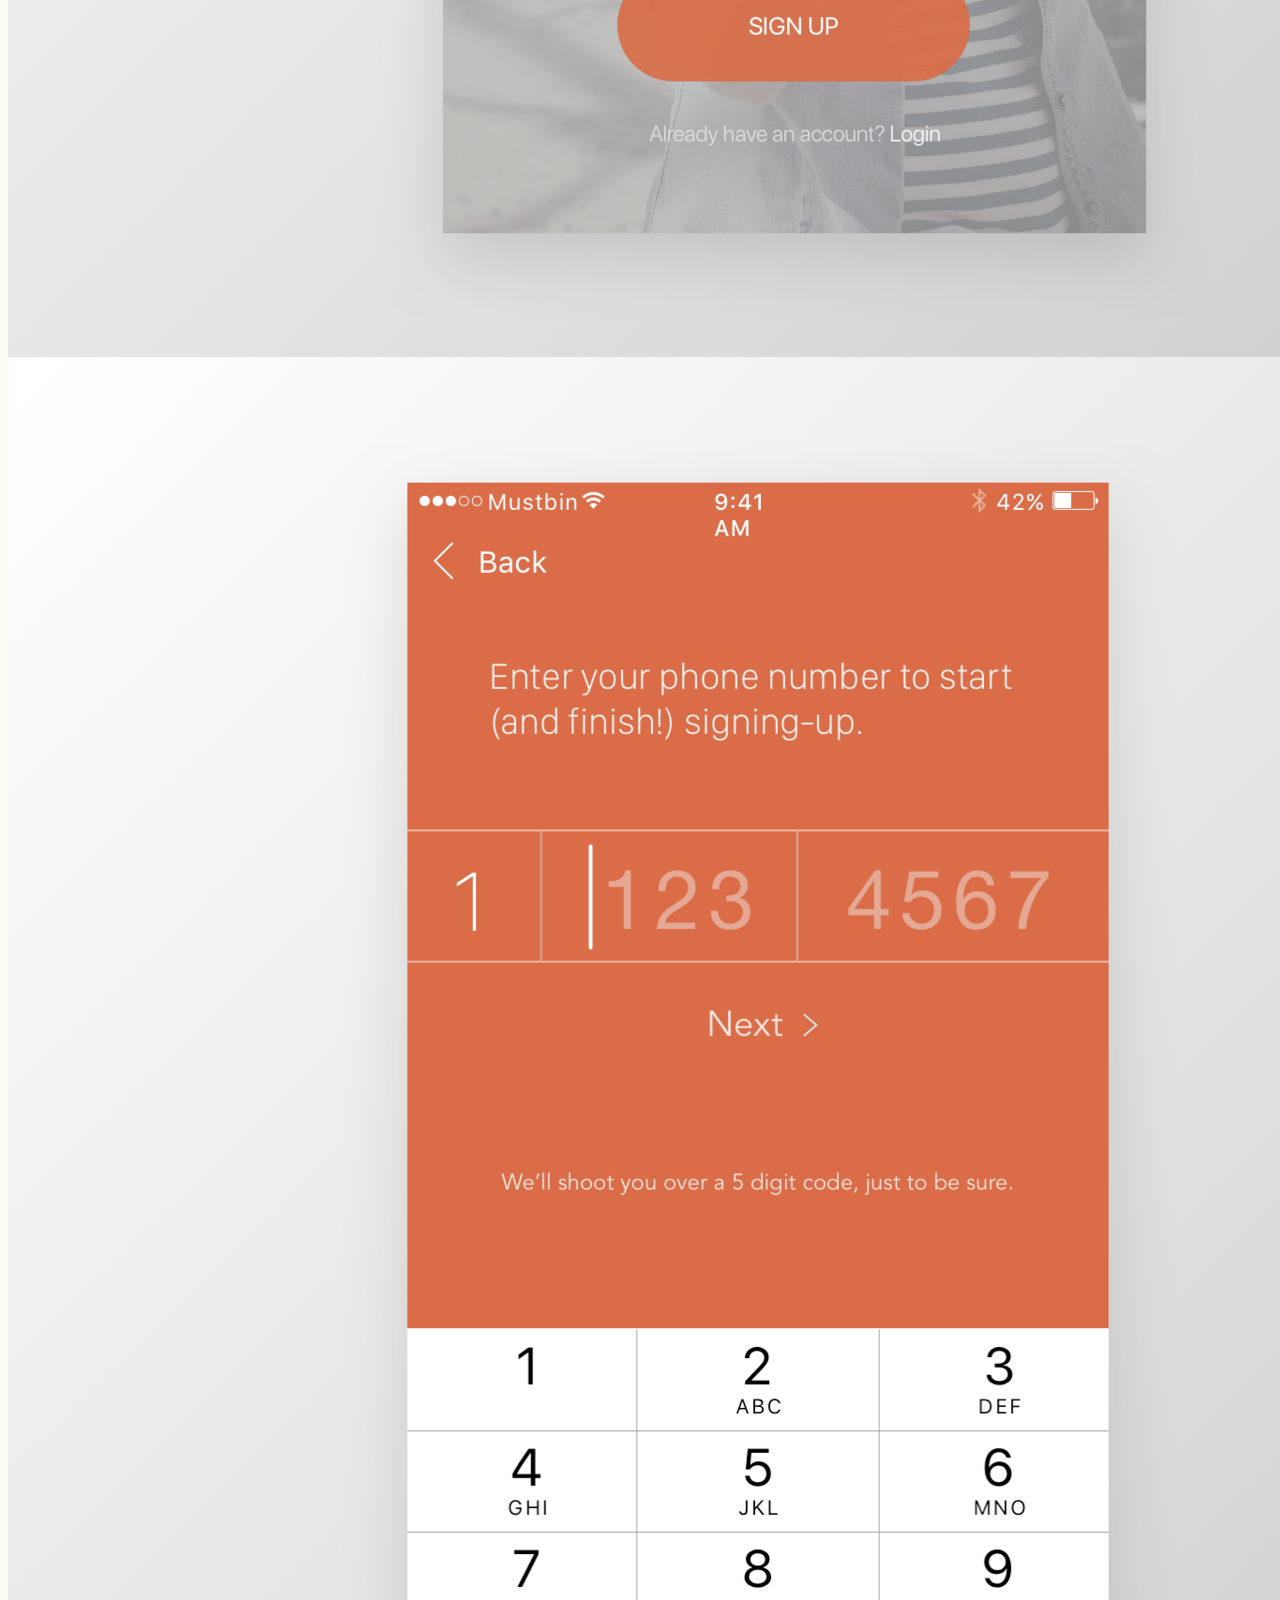
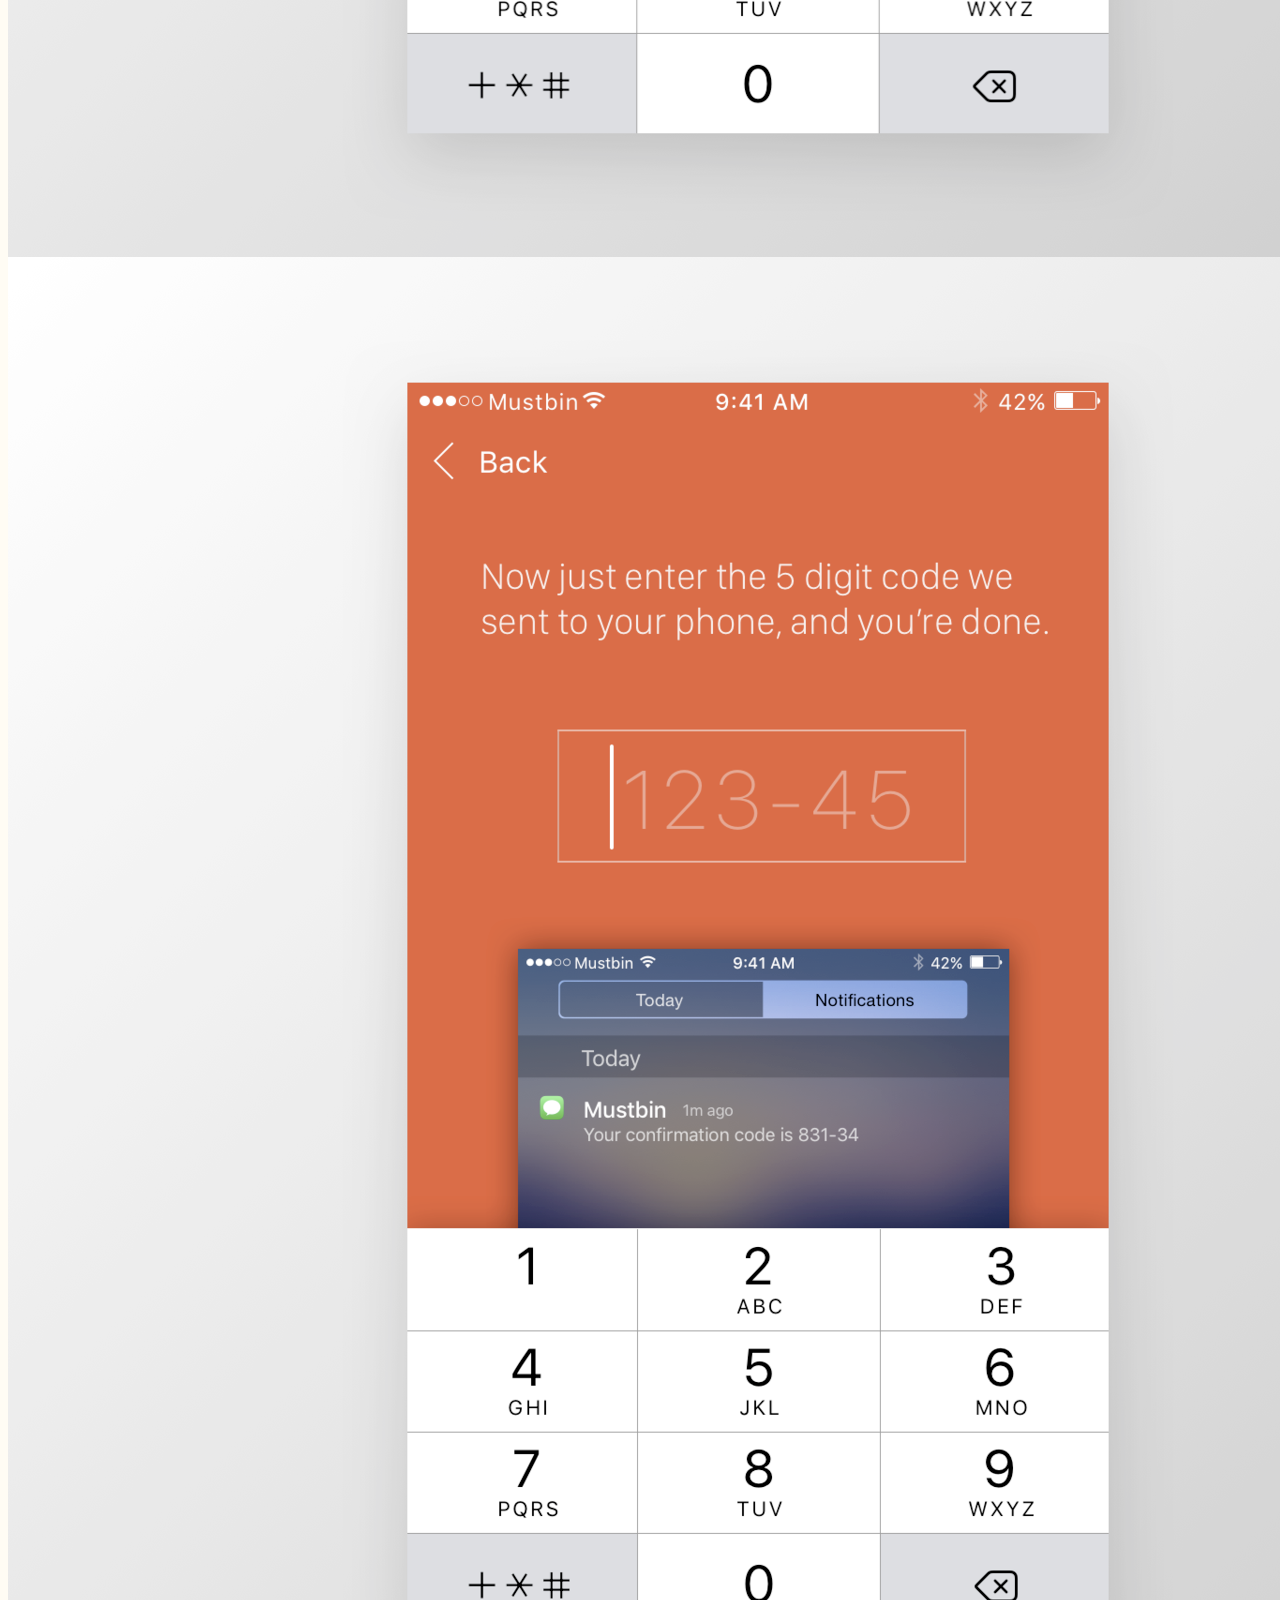
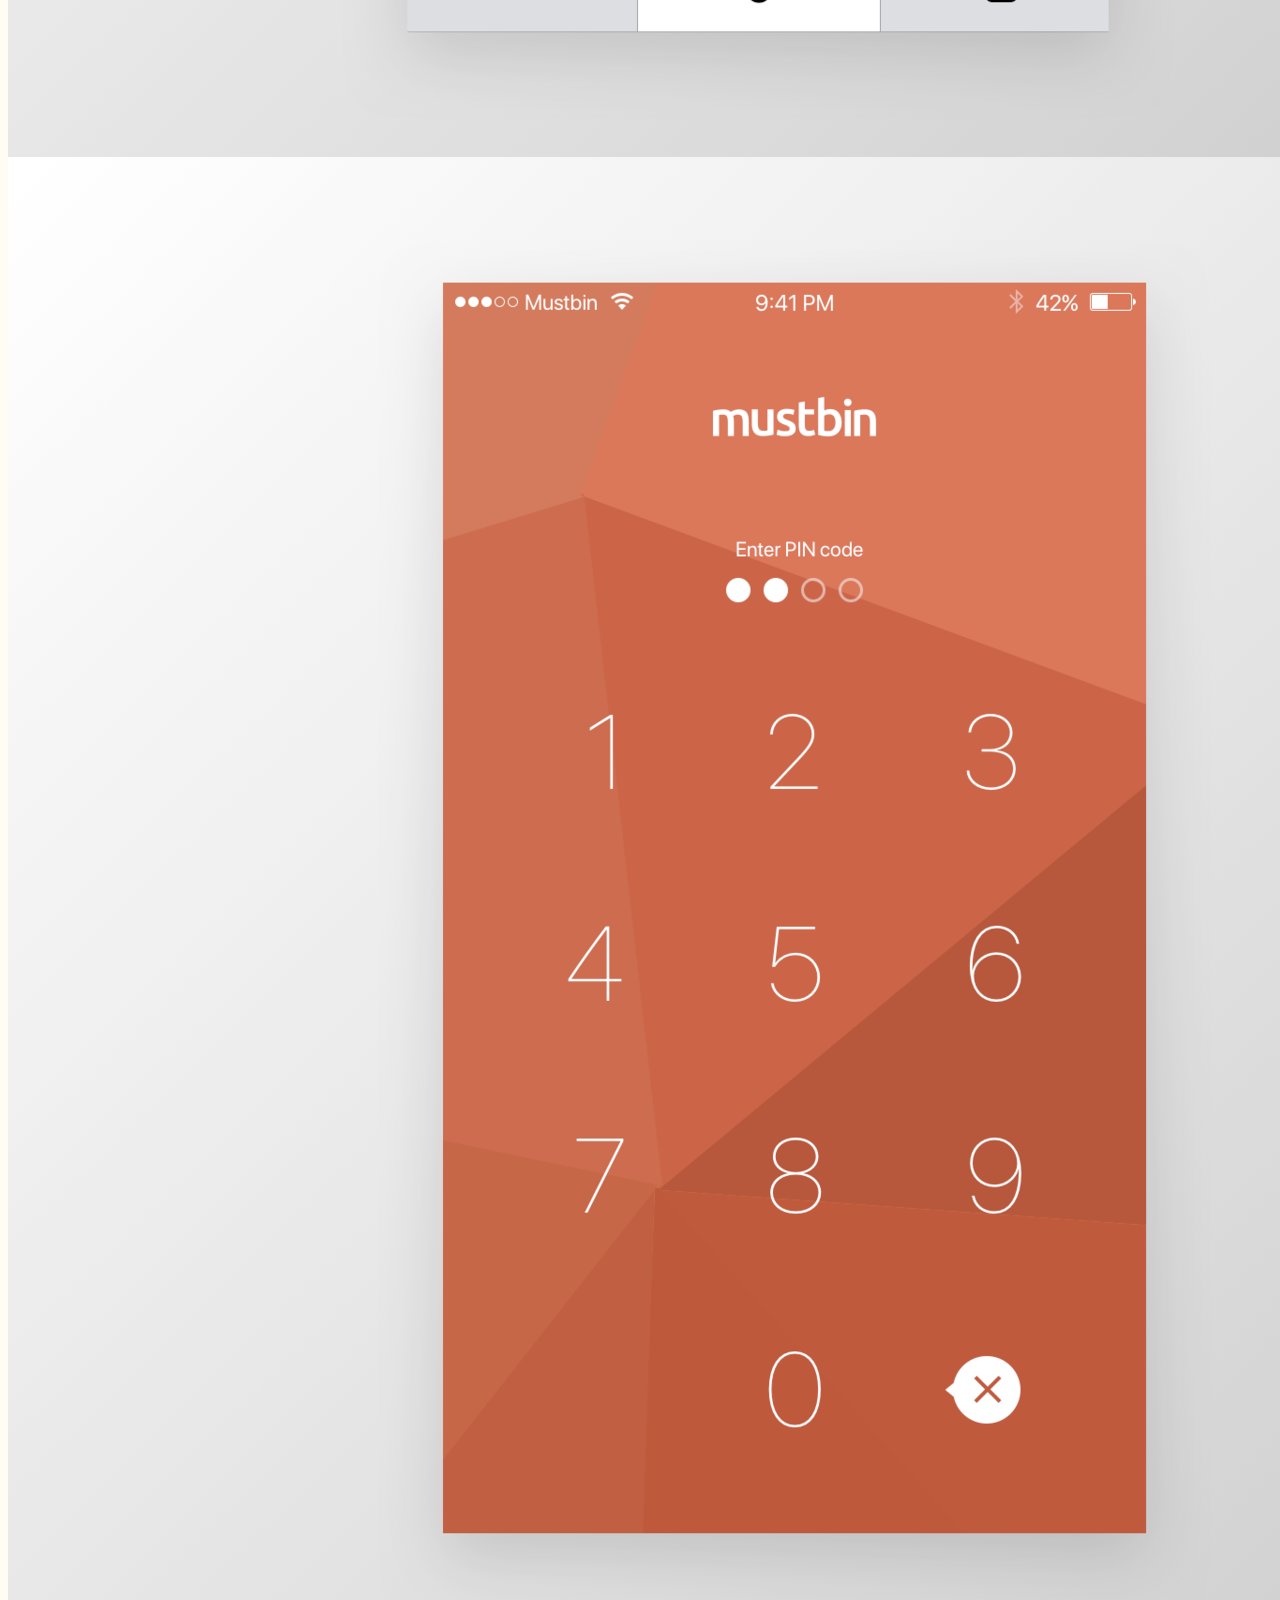
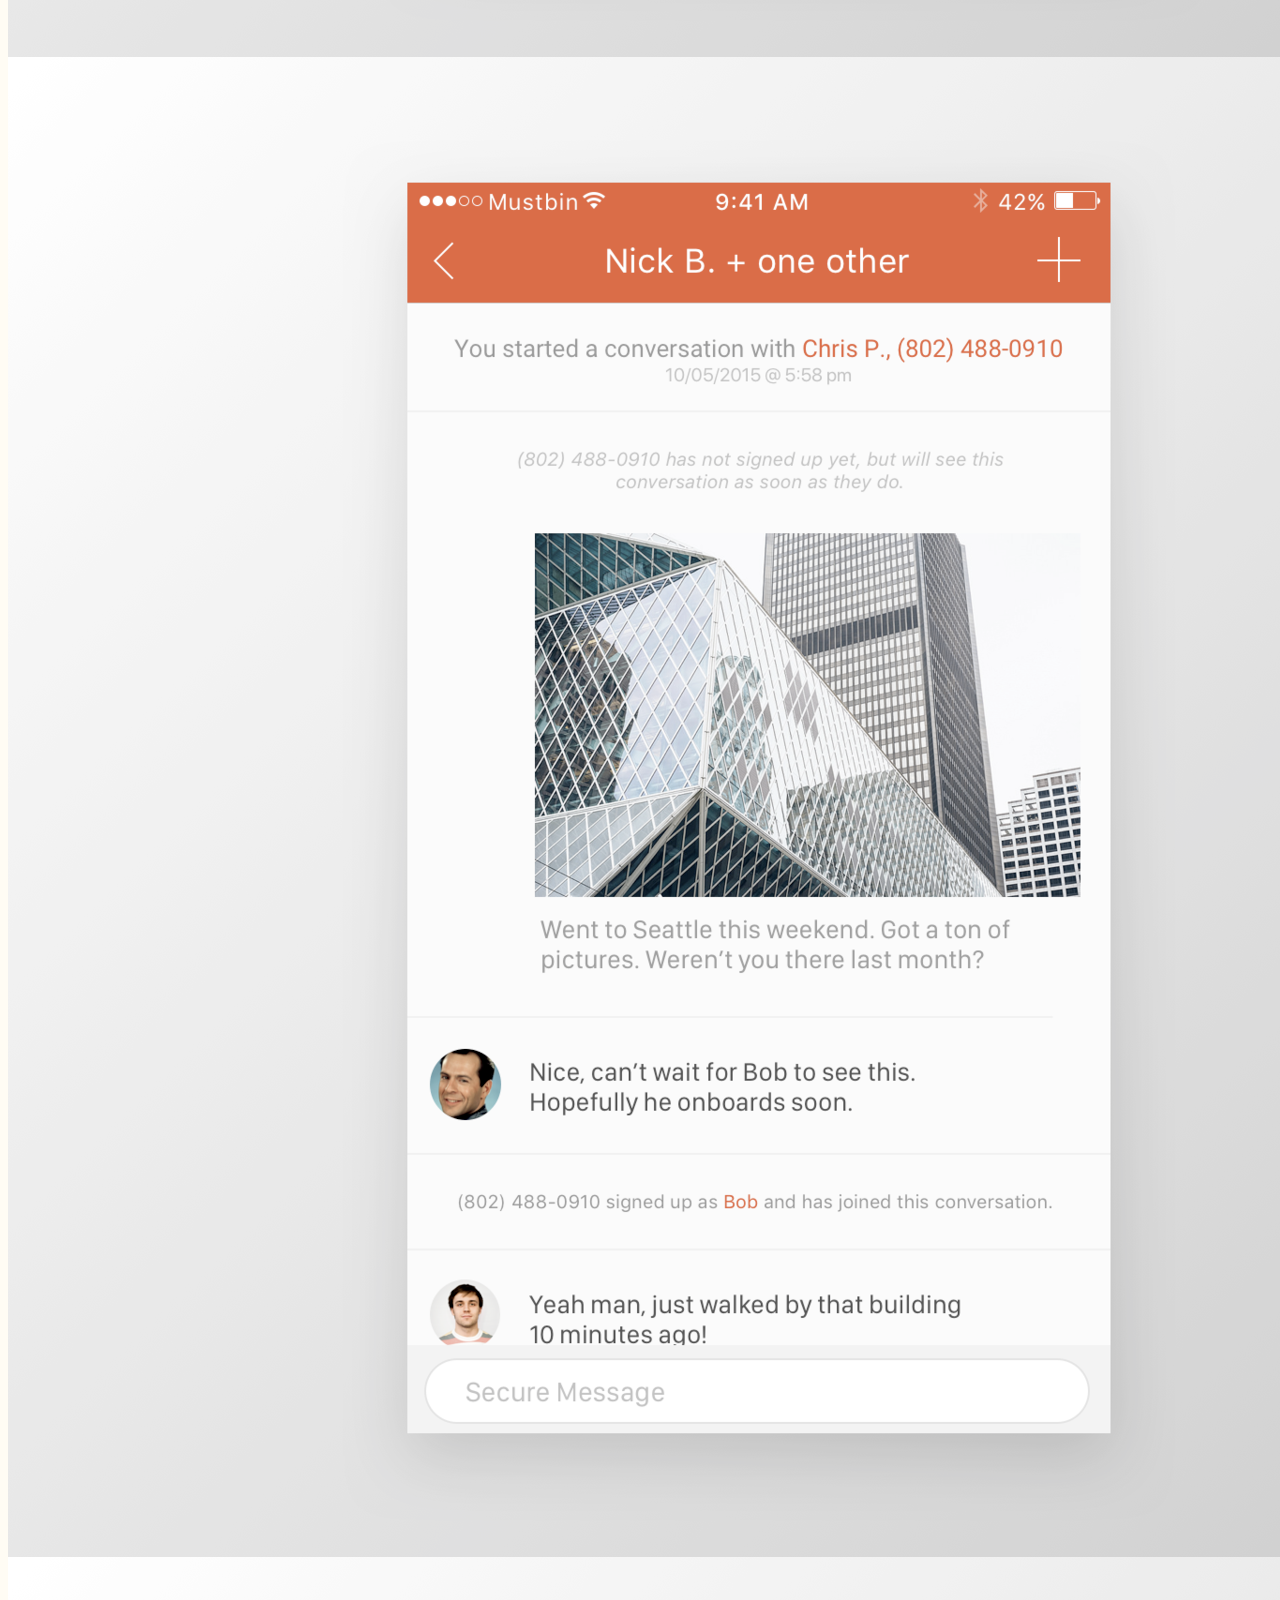
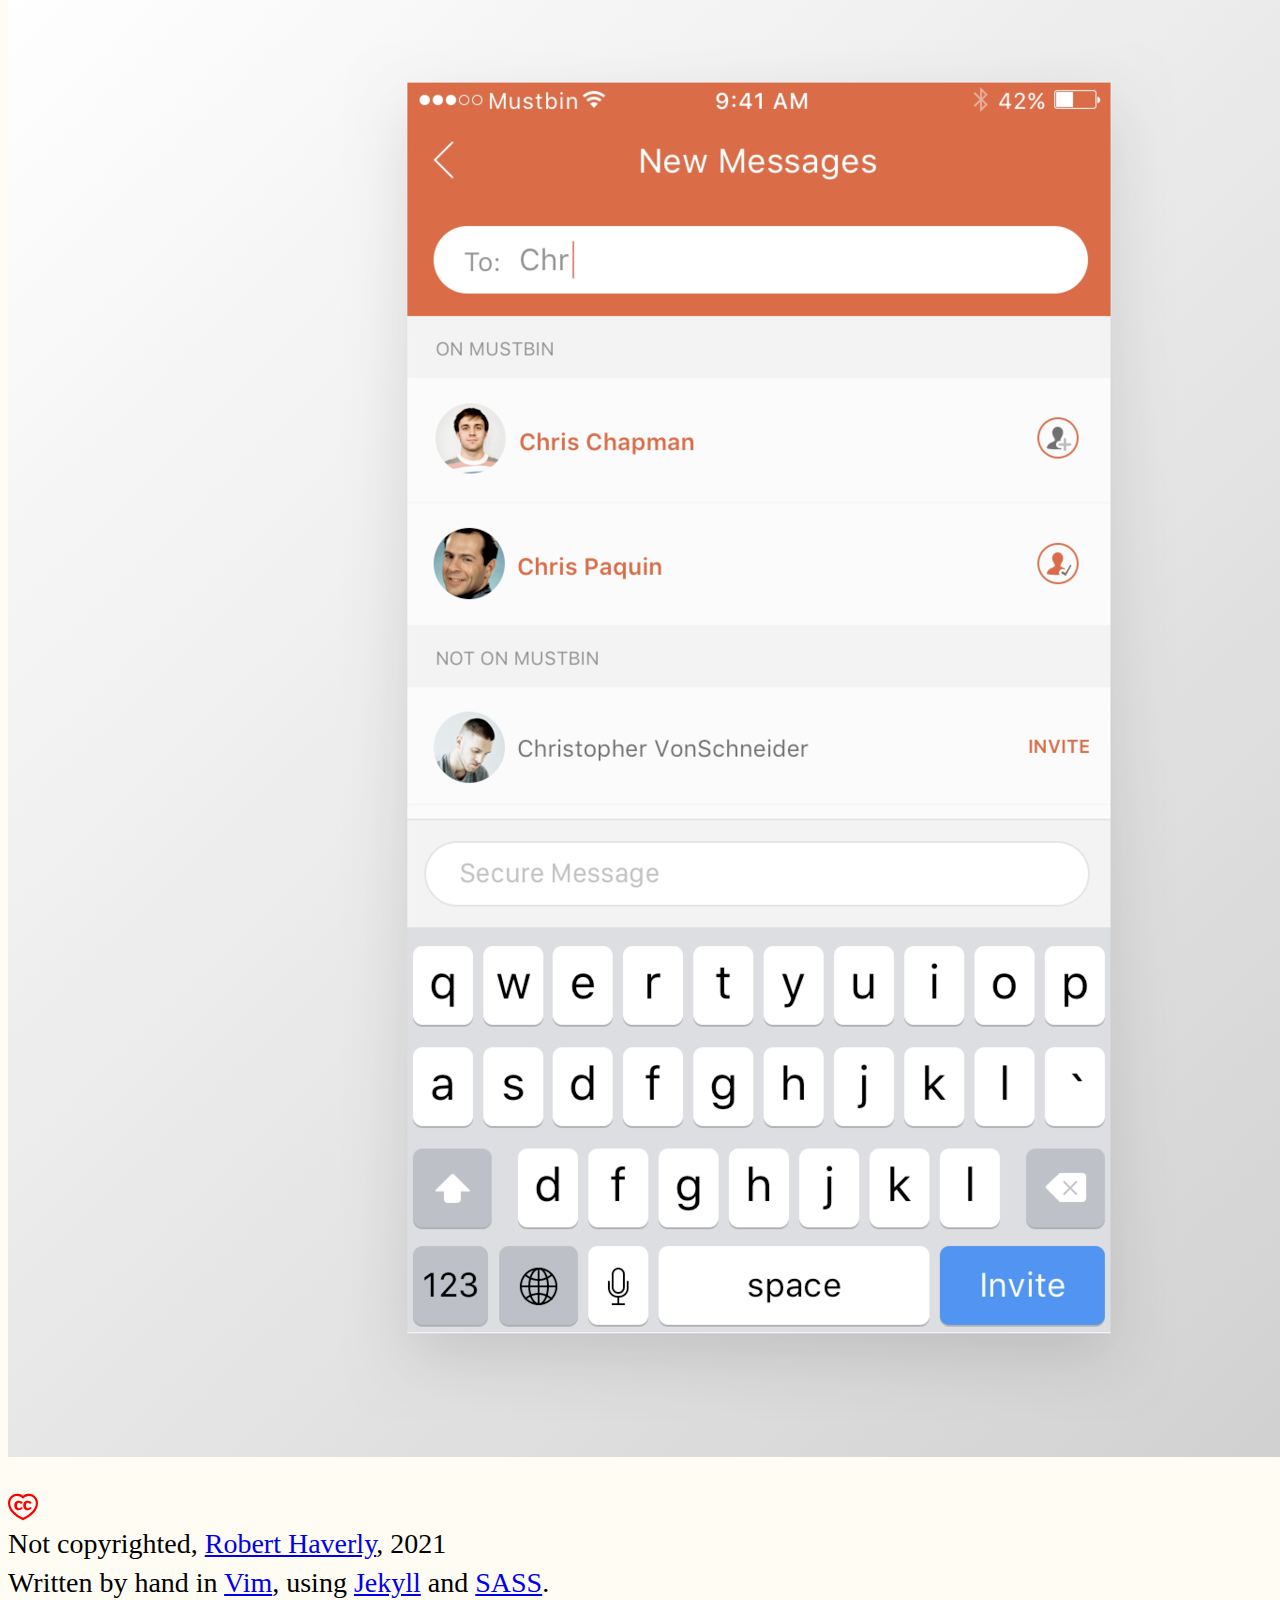
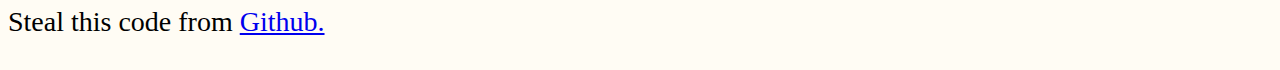
<file: cs-mustbin.html>
<!DOCTYPE html>
<html lang="en">
<head>
    <meta charset="UTF-8">
    <meta name="viewport" content="width=device-width, initial-scale=1.0">
    <title>Robert Haverly | Mustbin</title>
    <link href="css/style.css" rel="stylesheet" />
    <link rel="icon" href="favicon.ico"  type="image/icon type">

    <script async src="https://www.googletagmanager.com/gtag/js?id=G-P4Z177GCMX"></script>
    <script>
        window.dataLayer = window.dataLayer || [];
        function gtag(){dataLayer.push(arguments);}
        gtag('js', new Date());
        gtag('config', 'G-P4Z177GCMX');
    </script>

</head>

<body>
    
<!-- CREATE TEMPLATED HEADER -->
    <header>
        <nav>
            <ul>
                <li><a href="index.html" title="home">Home</a></li>
                <li><a href="process.html" title="process">The Product Process</a></li>
                <li><a href="contact.html" title="contact">Contact</a></li>
            </ul>
        </nav>

        <!-- CREATE TEMPLATED HEADER SECTION -->
        <h1>Mustbin</h1>
        <div class="sep-large"></div>
        <h2>A hyper-secure storage solution for your mobile life.</h2>

        <p>Mustbin has since been acquired by Lifesite.</p>
        <!-- END TEMPLATED HEADER SECTION -->

    </header>
<!-- END TEMPLATED HEADER -->
<!-- BEGIN FRONT-PAGE PORTFOLIO -->
    <div id="portfolio" class="case-study">

        <div class="grid-container two-by">
            <div class="image">
                <img class="one" src="img/mustbin/mb-01.png" />
            </div>
            <div class="image">
                <img class="one" src="img/mustbin/mb-02.png" />
            </div>
            <div class="image">
                <img class="one" src="img/mustbin/mb-03.png" />
            </div>
            <div class="image">
                <img class="one" src="img/mustbin/mb-04.png" />
            </div>
            <div class="image">
                <img class="one" src="img/mustbin/mb-05.png" />
            </div>
            <div class="image">
                <img class="one" src="img/mustbin/mb-06.png" />
            </div>
        </div>

    </div>
<!-- END FRONT-PAGE PORTFOLIO -->

<footer>
    <p>
        <img src="img/ccheart_red.svg" alt="Creative Commons" width="30" height="30" /> <br />
        Not copyrighted, <a href="https://linkedin.com/in/roberthaverly" title="Robert Haverly" target="_blank">Robert Haverly</a>, 2021<br />
        Written by hand in <a href="https://github.com/vim/vim" title="Vim">Vim</a>, using <a href="https://github.com/jekyll/jekyll" title="Jekyll">Jekyll</a> and <a href="https://github.com/sass" title="SASS">SASS</a>.<br />
        Steal this code from <a href="https://github.com/roberthaverly/roberthaverly.github.io">Github.</a>
    </p>
</footer>


    </body>
</html>
</file>
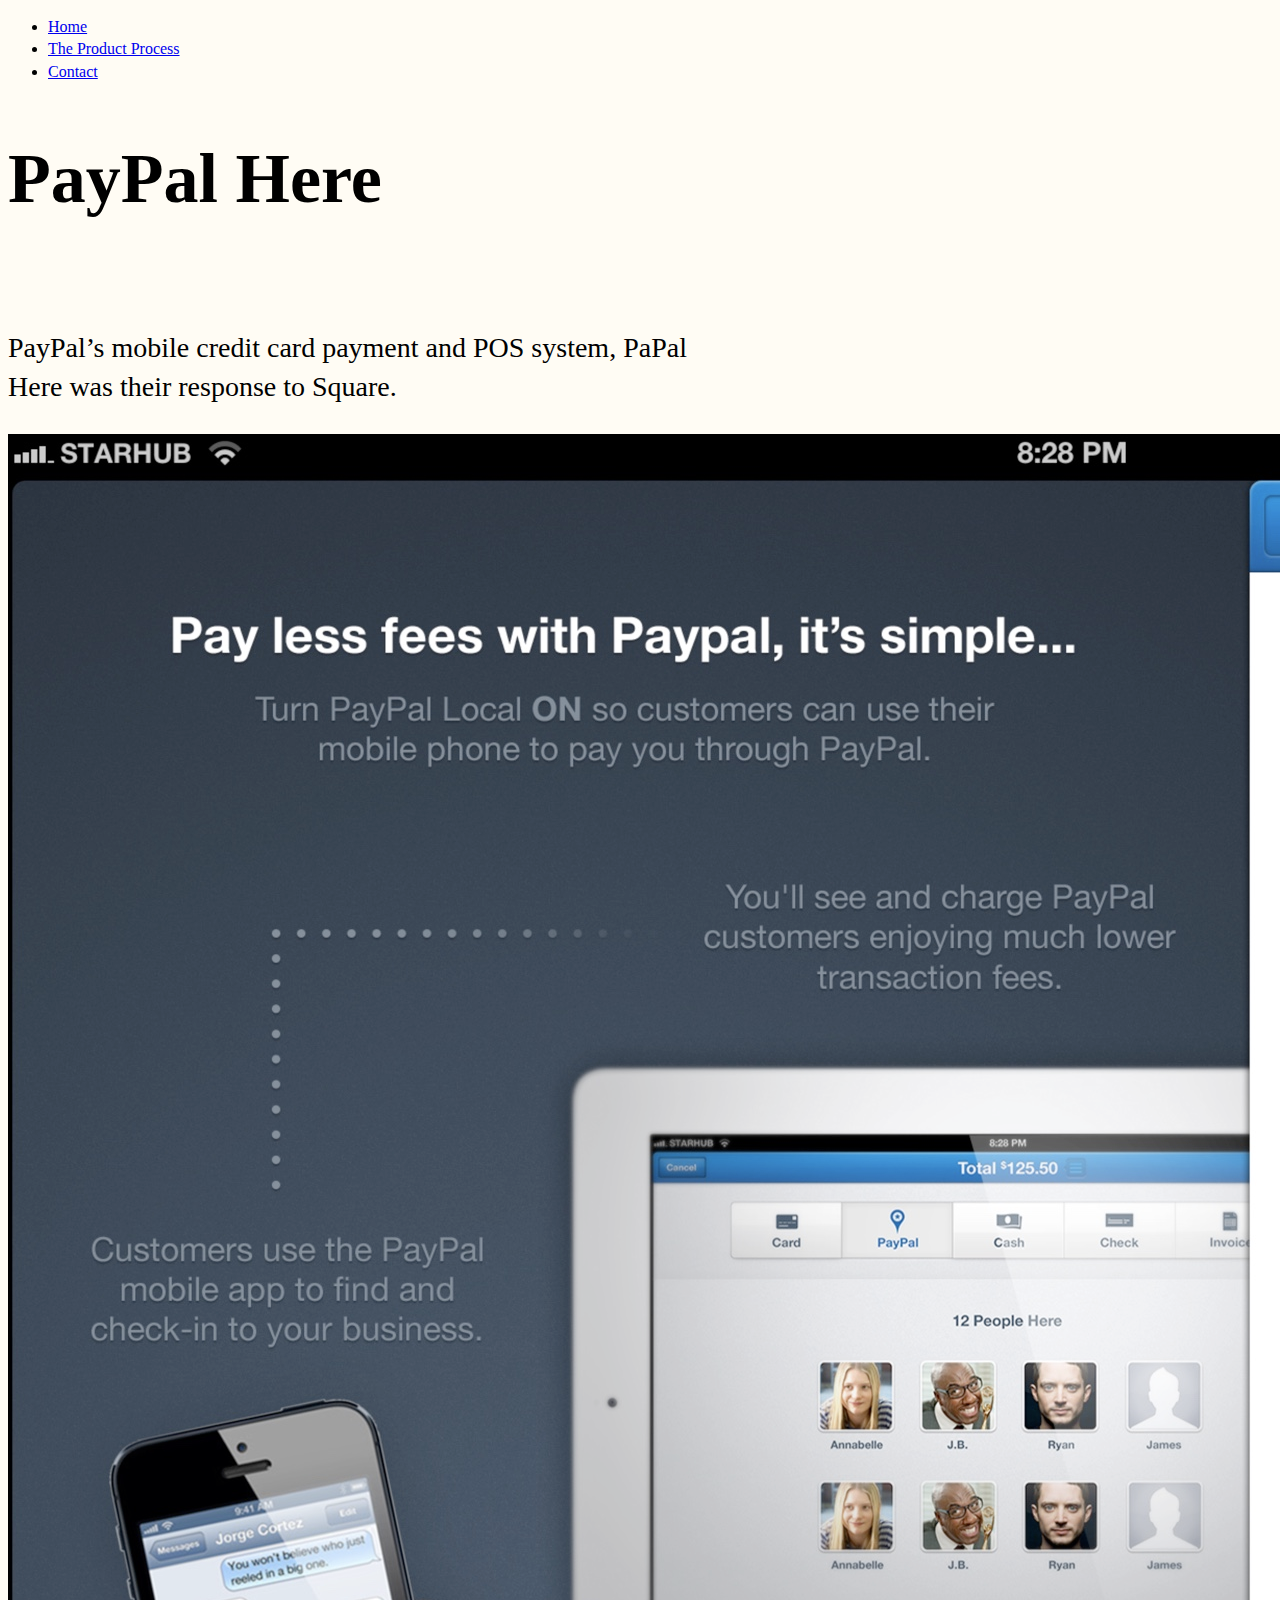
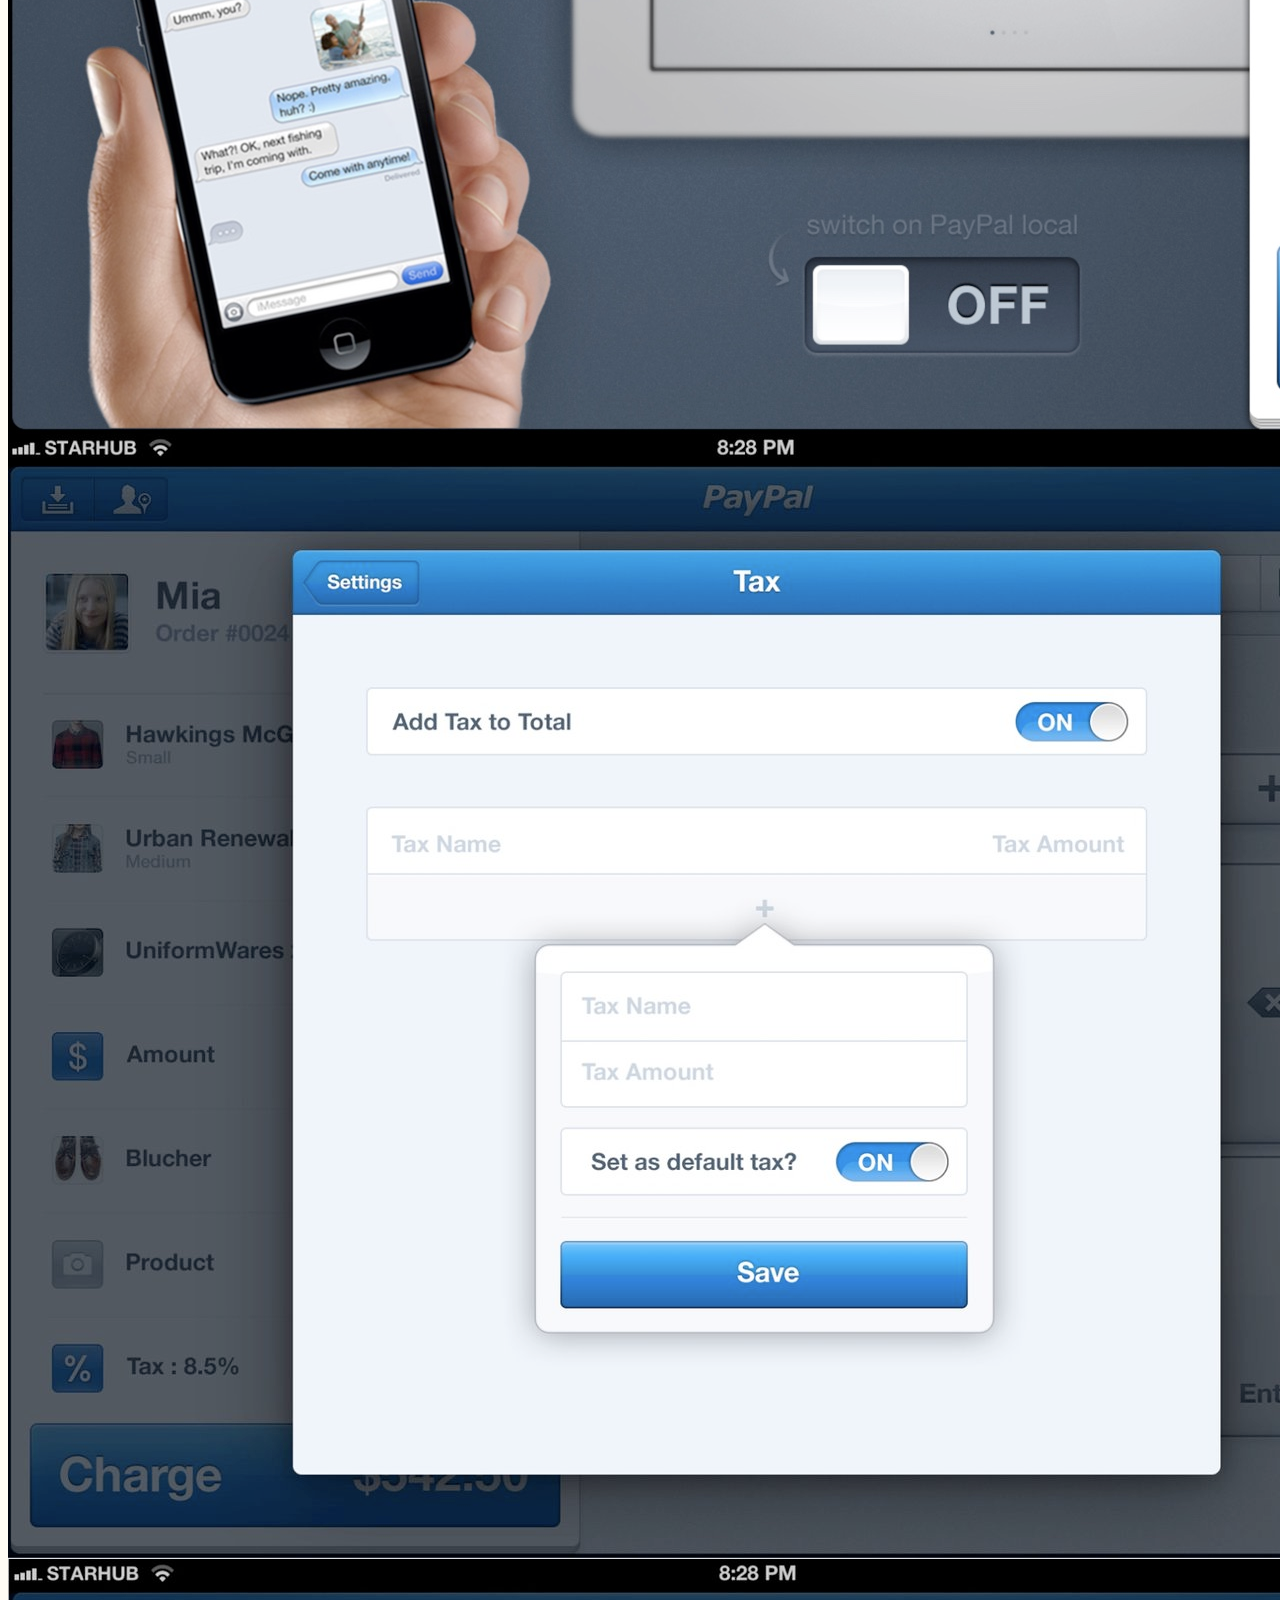
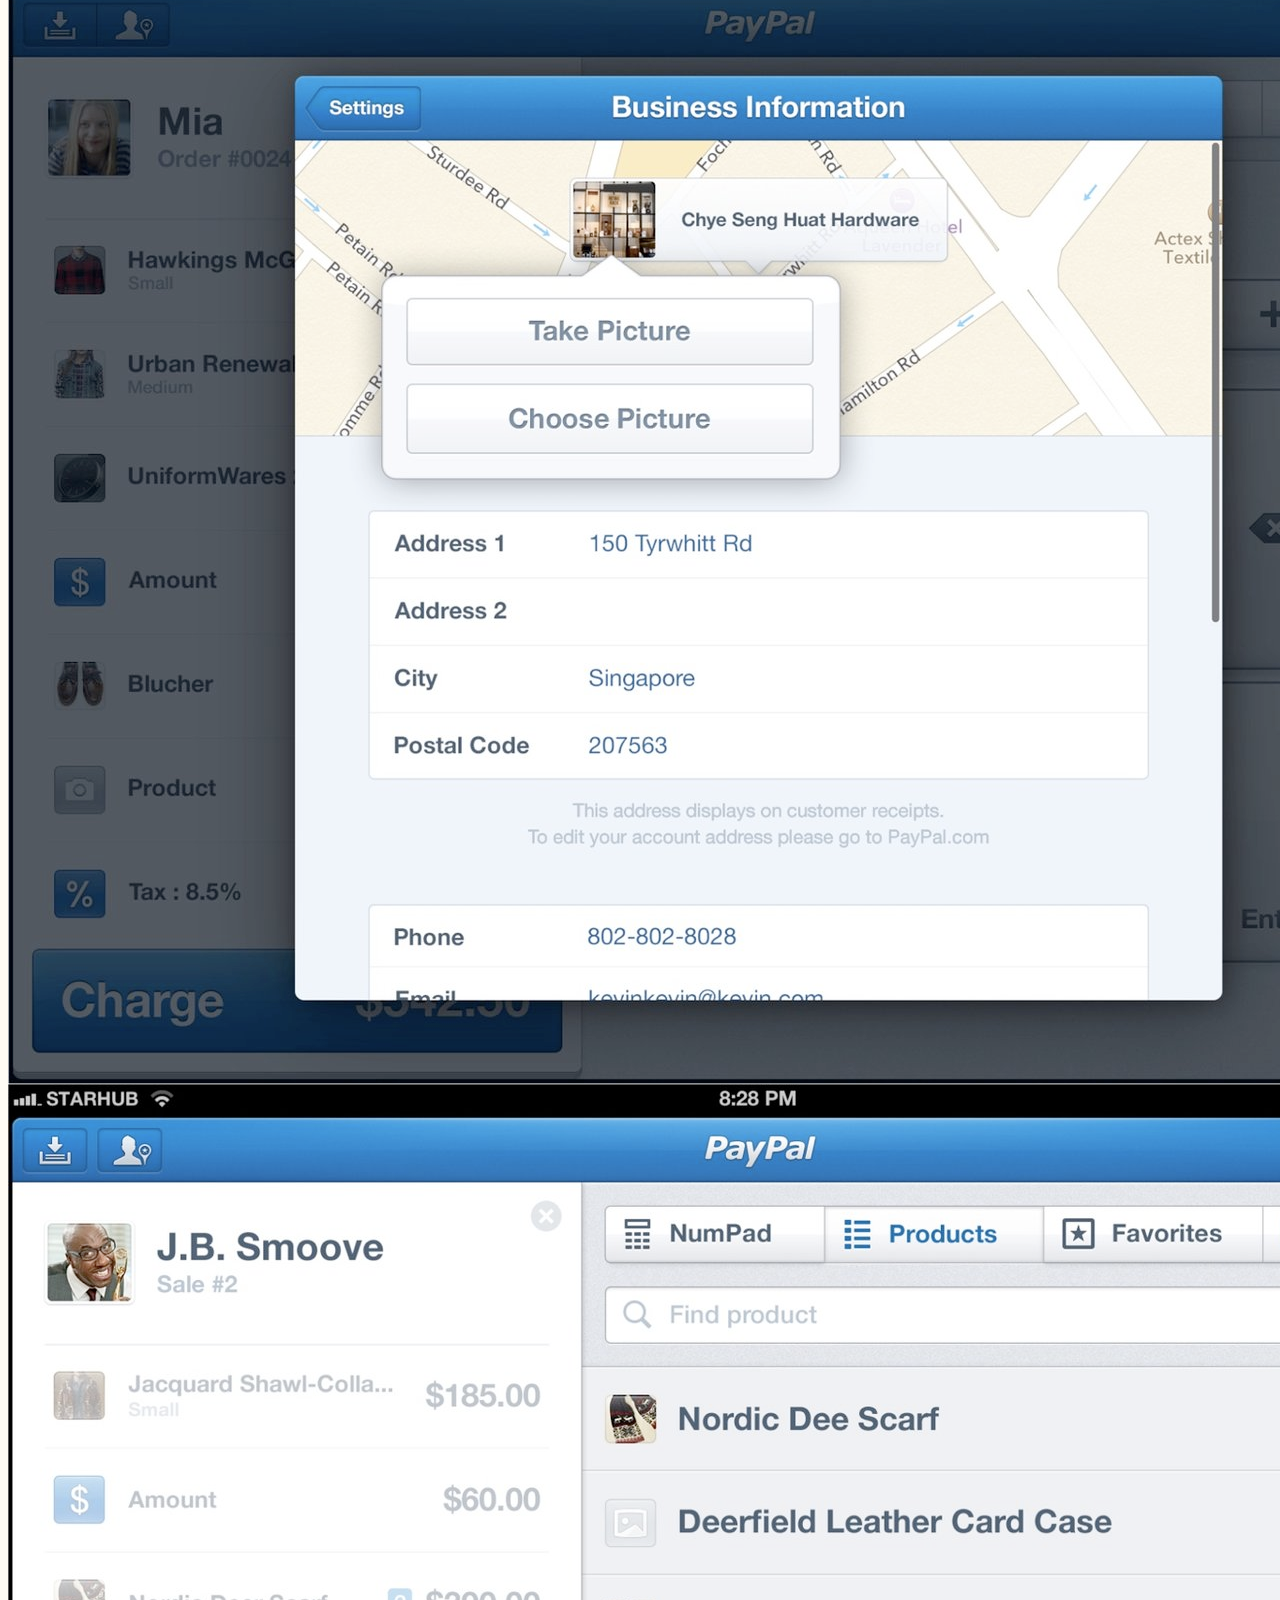
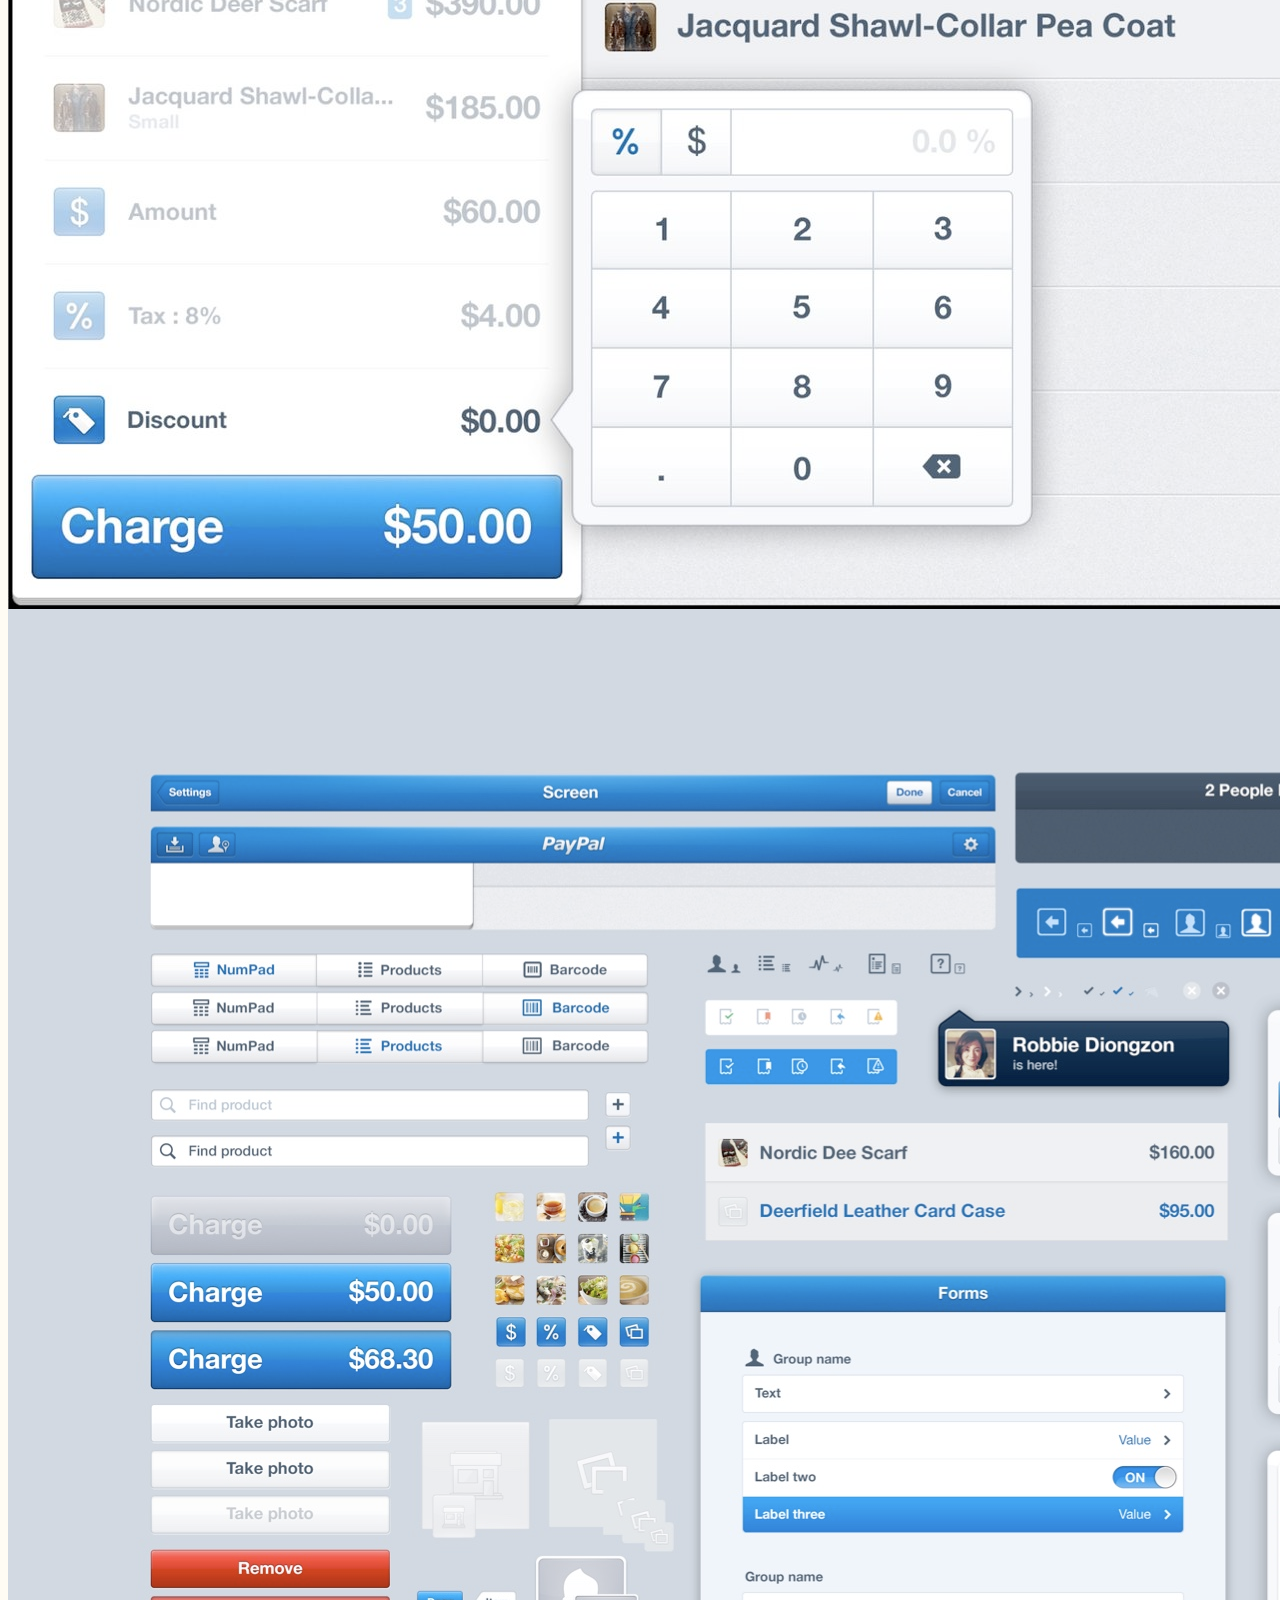
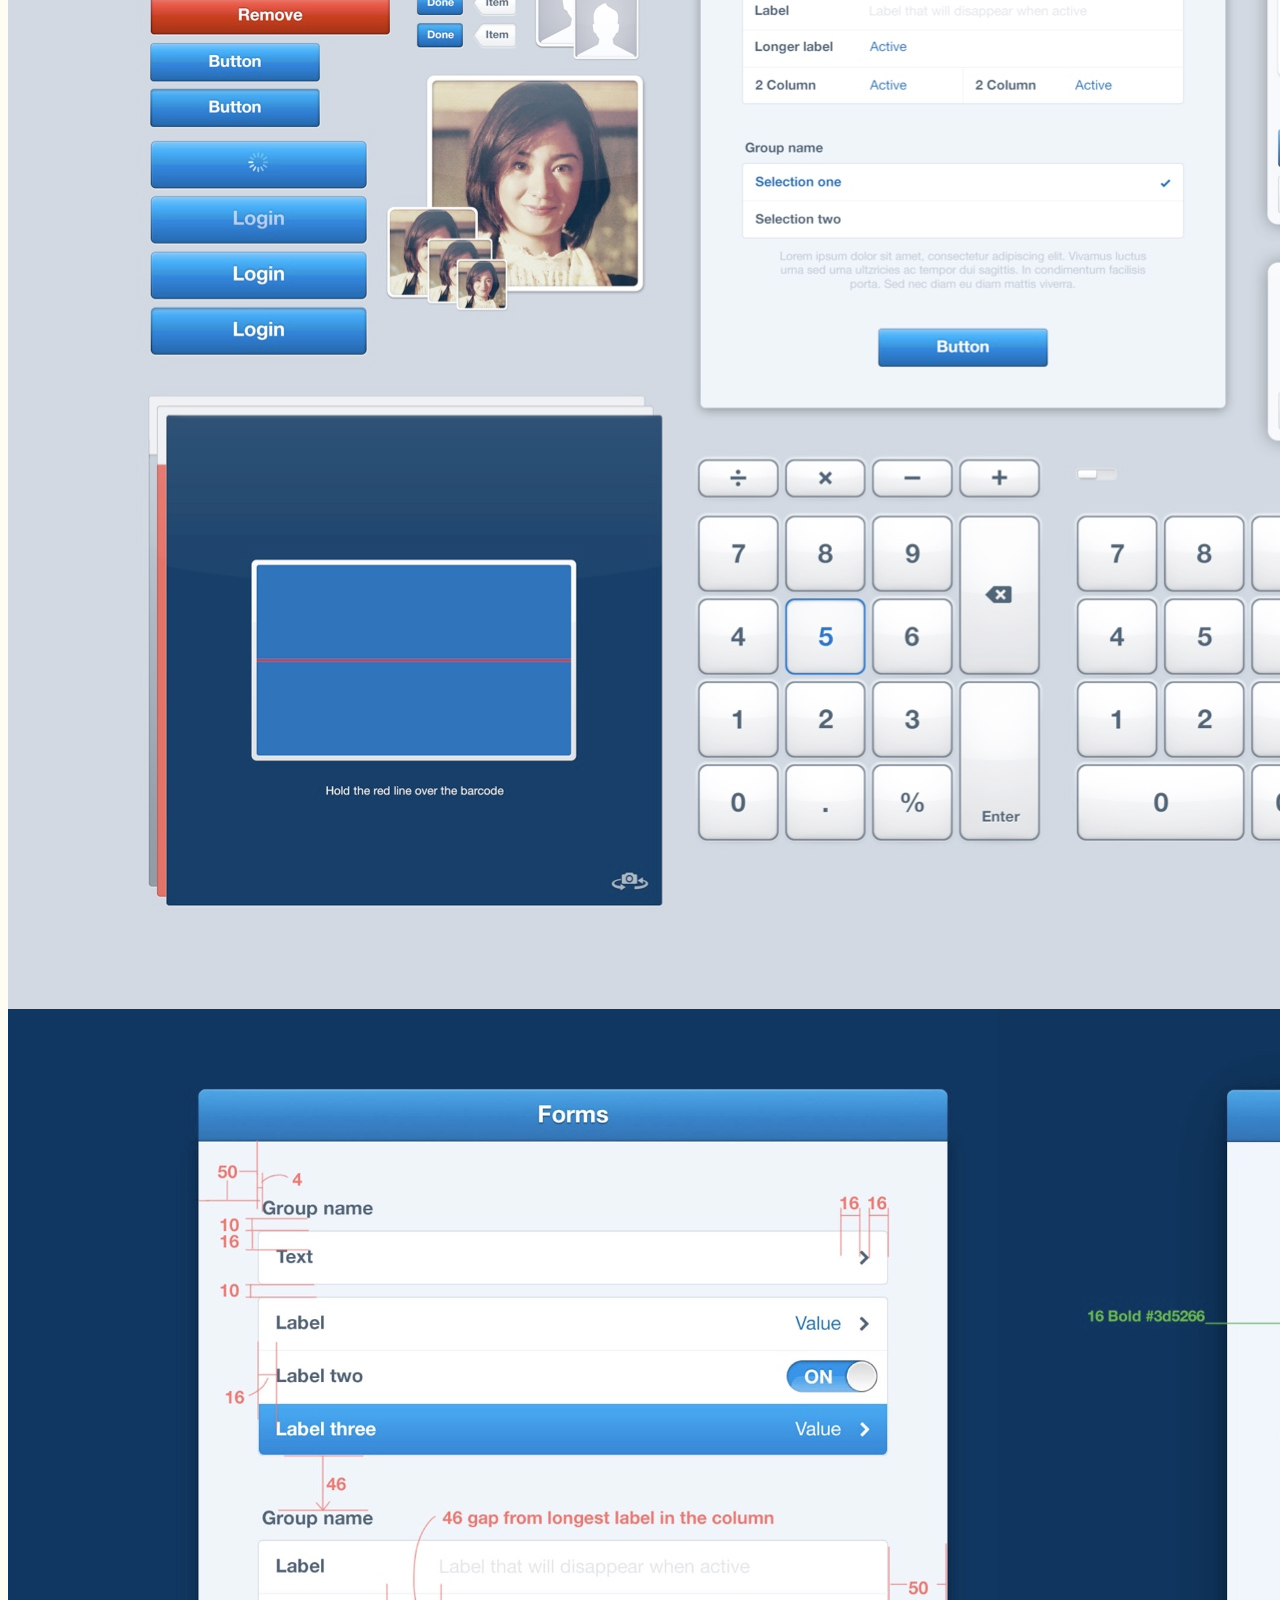
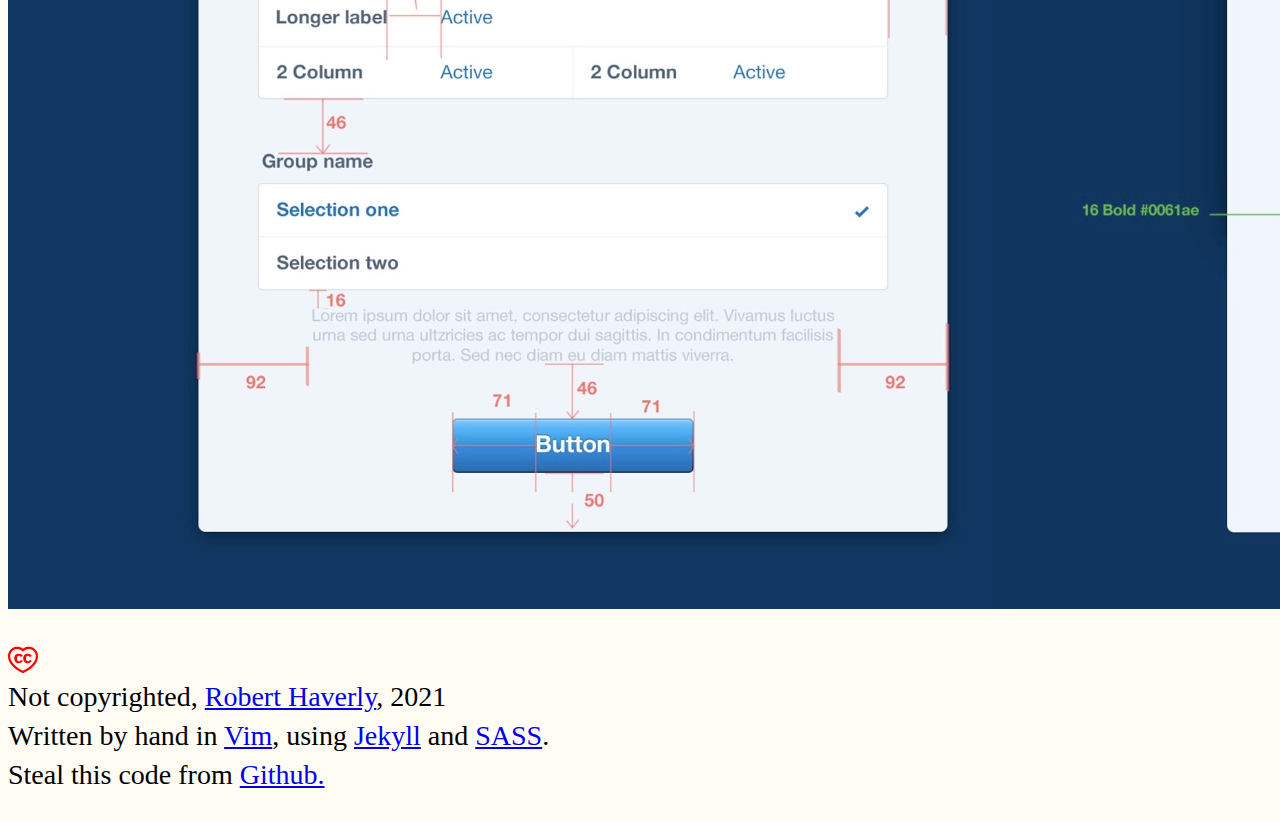
<file: cs-pp.html>
<!DOCTYPE html>
<html lang="en">
<head>
    <meta charset="UTF-8">
    <meta name="viewport" content="width=device-width, initial-scale=1.0">
    <title>Robert Haverly | PayPal Here</title>
    <link href="css/style.css" rel="stylesheet" />
    <link rel="icon" href="favicon.ico"  type="image/icon type">

    <script async src="https://www.googletagmanager.com/gtag/js?id=G-P4Z177GCMX"></script>
    <script>
        window.dataLayer = window.dataLayer || [];
        function gtag(){dataLayer.push(arguments);}
        gtag('js', new Date());
        gtag('config', 'G-P4Z177GCMX');
    </script>

</head>

<body>

    <header>
        <nav>
            <ul>
                <li><a href="index.html" title="home">Home</a></li>
                <li><a href="process.html" title="process">The Product Process</a></li>
                <li><a href="contact.html" title="contact">Contact</a></li>
            </ul>
        </nav>

        <h1>PayPal Here</h1>
        <div class="sep-large"></div>
        <p>PayPal’s mobile credit card payment and POS system, PaPal Here was their response to Square.</p>

    </header>

    <div id="portfolio" class="case-study">

        <div class="grid-container two-by">
            <div class="image">
                <img class="one" src="img/paypal/pp-01.png" />
            </div>
            <div class="image">
                <img class="one" src="img/paypal/pp-02.png" />
            </div>
            <div class="image">
                <img class="one" src="img/paypal/pp-03.png" />
            </div>
            <div class="image">
                <img class="one" src="img/paypal/pp-04.png" />
            </div>
        </div>

        <div class="grid-container one-by">
            <div class="image">
                <img src="img/paypal/pp-05.png" />
            </div>
            <div class="image">
                <img src="img/paypal/pp-06.png" />
            </div>
        </div>

    </div>

<footer>
    <p>
        <img src="img/ccheart_red.svg" alt="Creative Commons" width="30" height="30" /> <br />
        Not copyrighted, <a href="https://linkedin.com/in/roberthaverly" title="Robert Haverly" target="_blank">Robert Haverly</a>, 2021<br />
        Written by hand in <a href="https://github.com/vim/vim" title="Vim">Vim</a>, using <a href="https://github.com/jekyll/jekyll" title="Jekyll">Jekyll</a> and <a href="https://github.com/sass" title="SASS">SASS</a>.<br />
        Steal this code from <a href="https://github.com/roberthaverly/roberthaverly.github.io">Github.</a>
    </p>
</footer>


    </body>
</html>
</file>
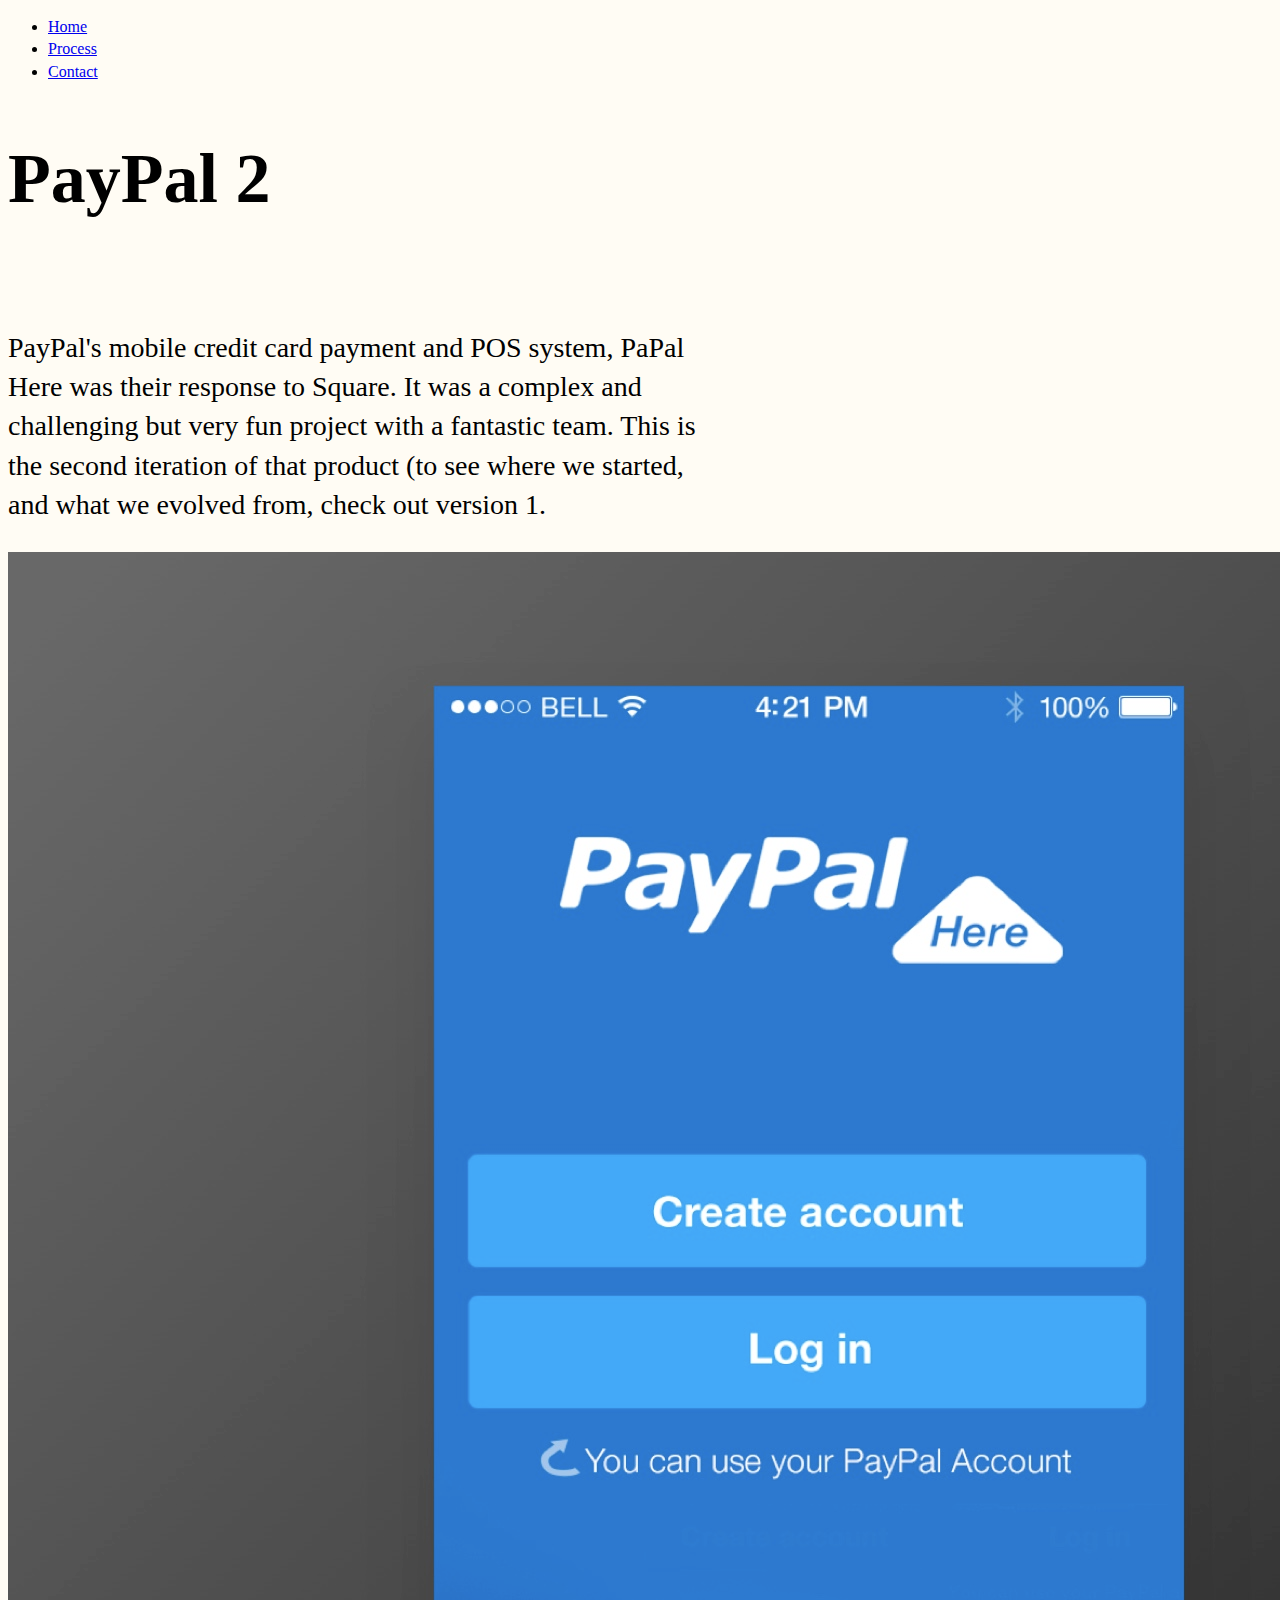
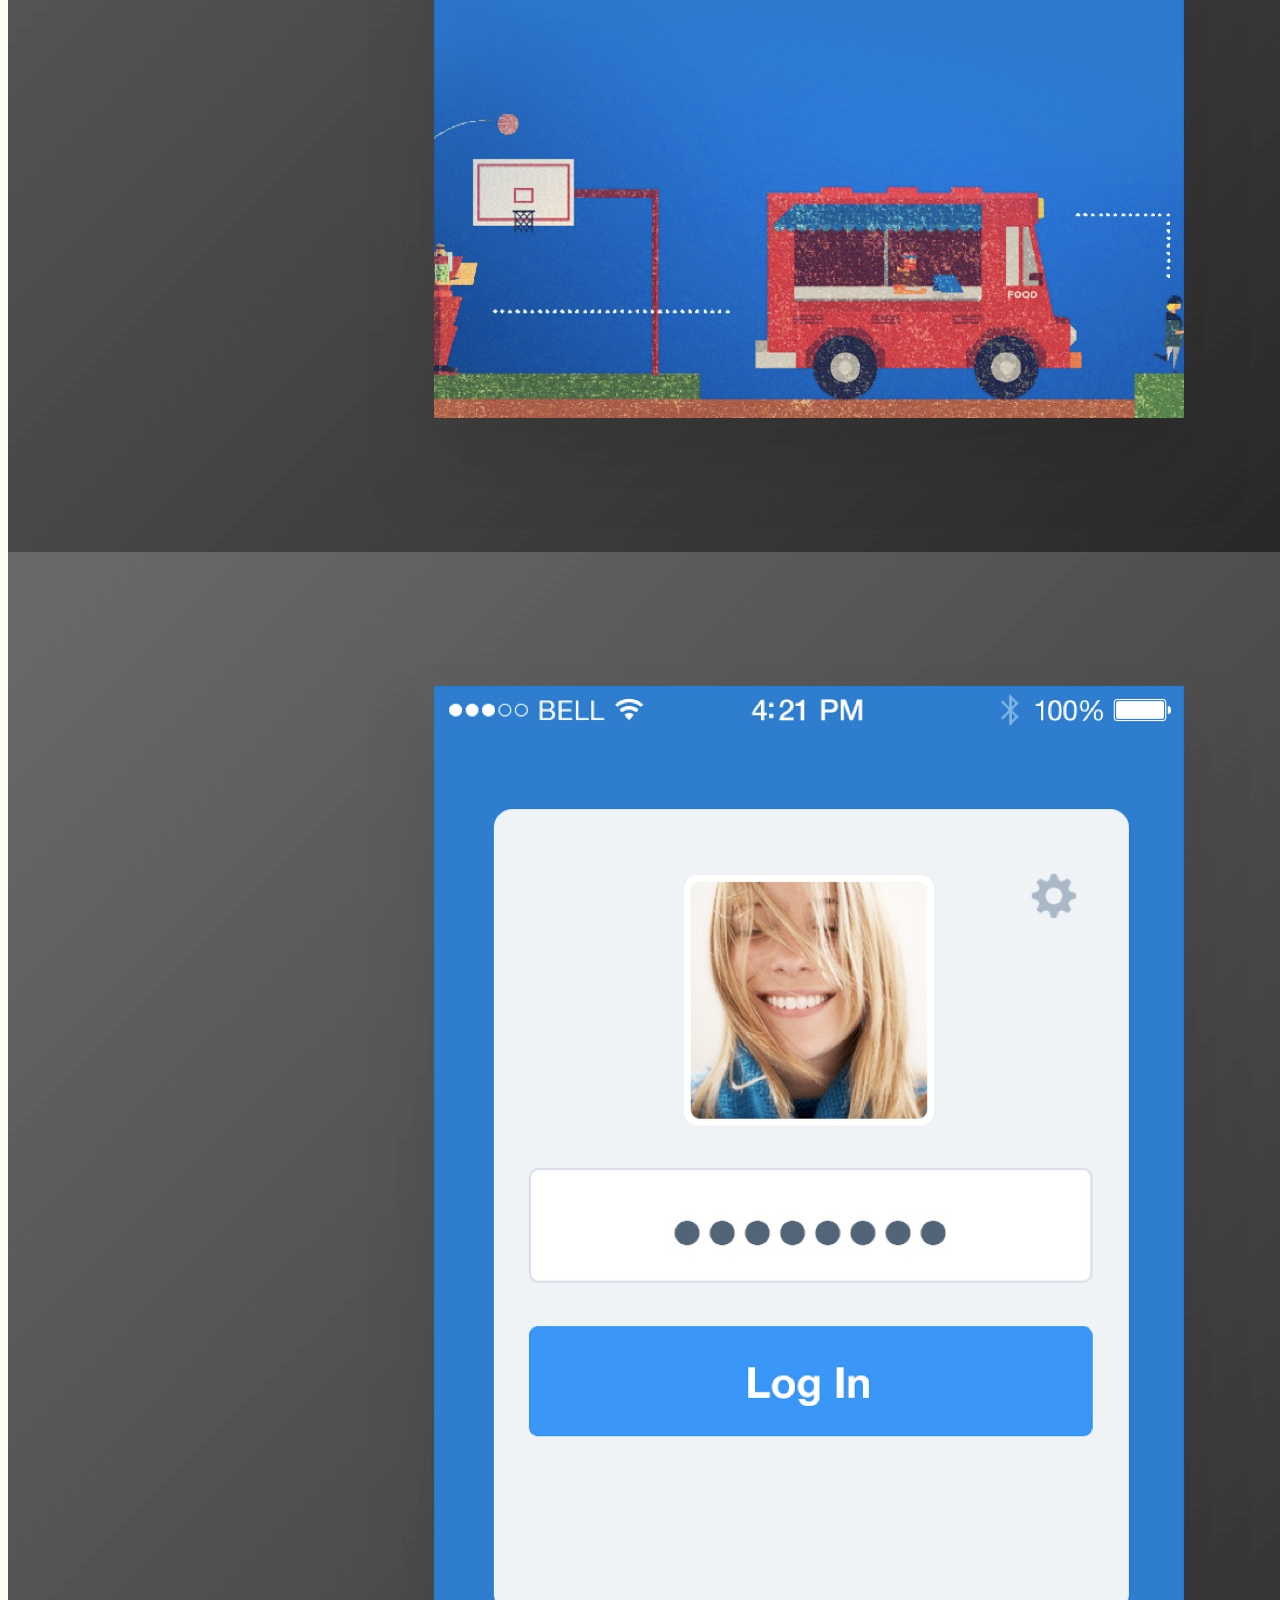
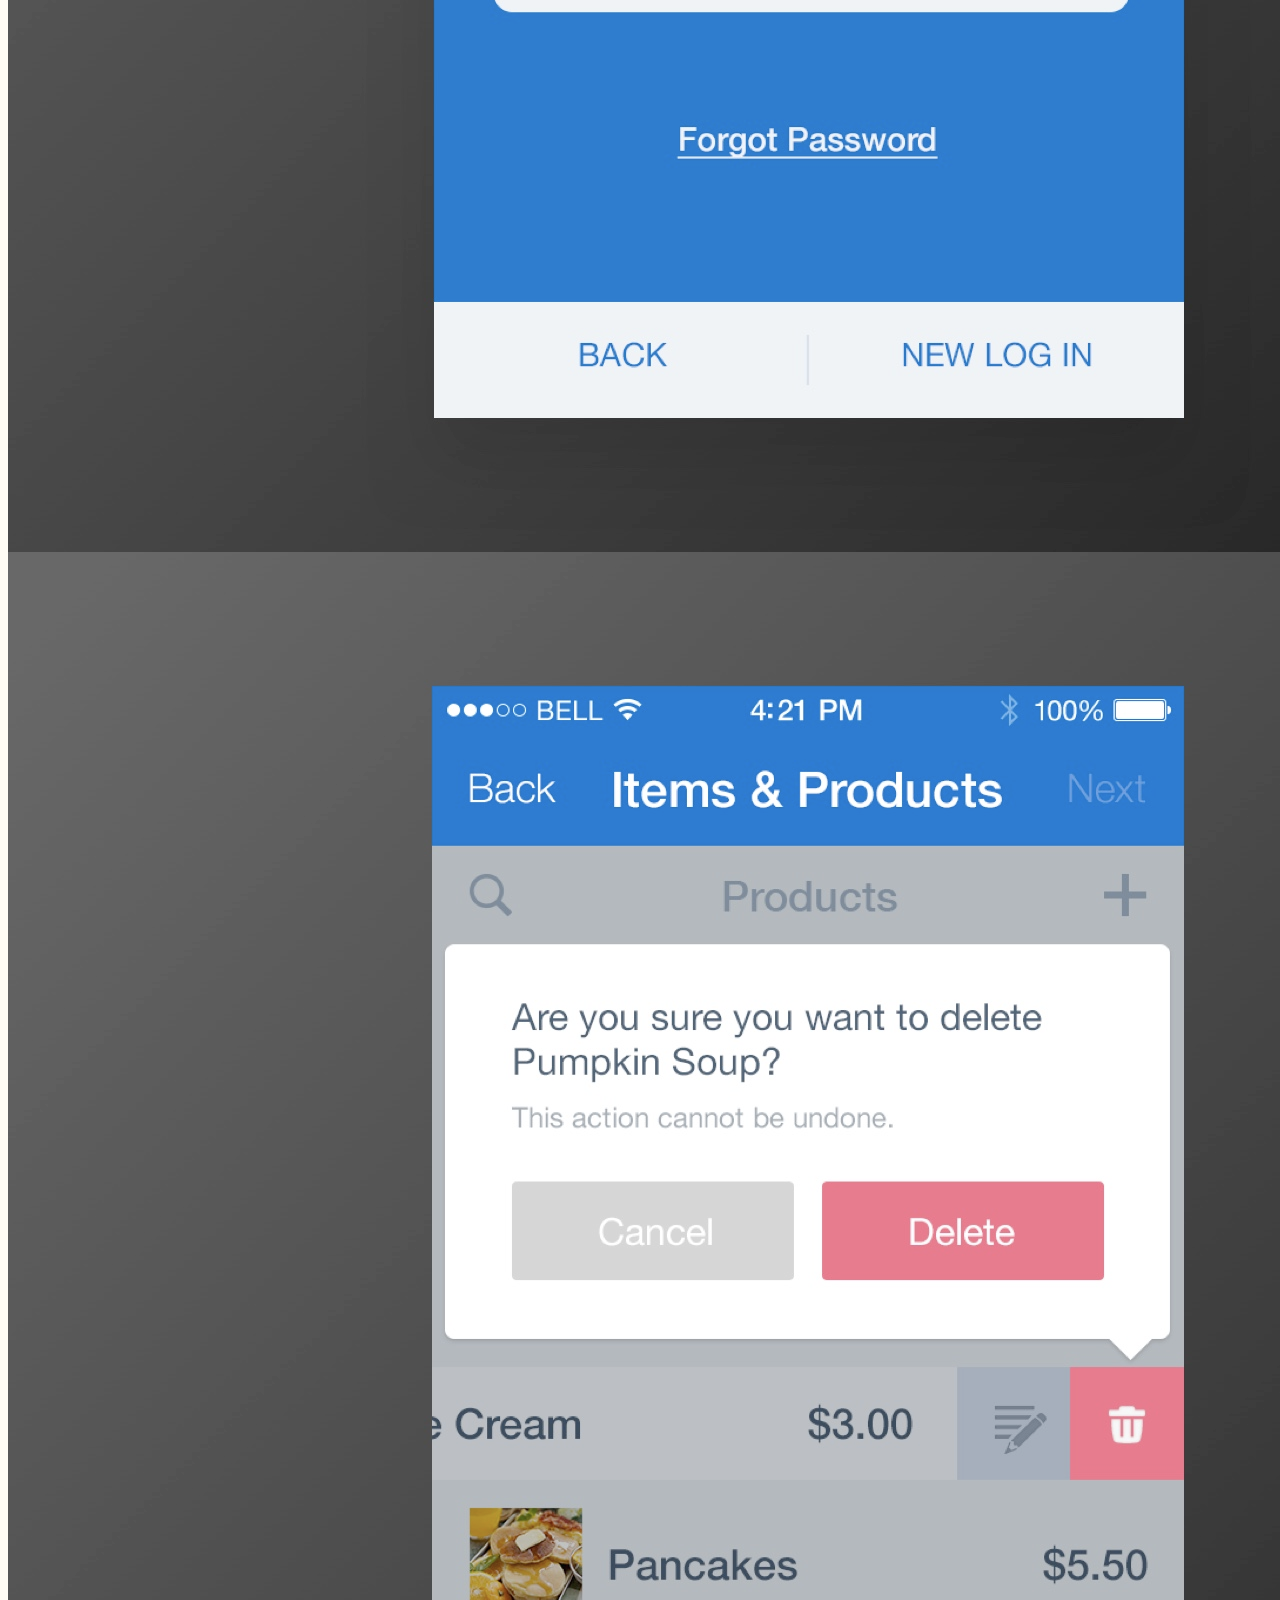
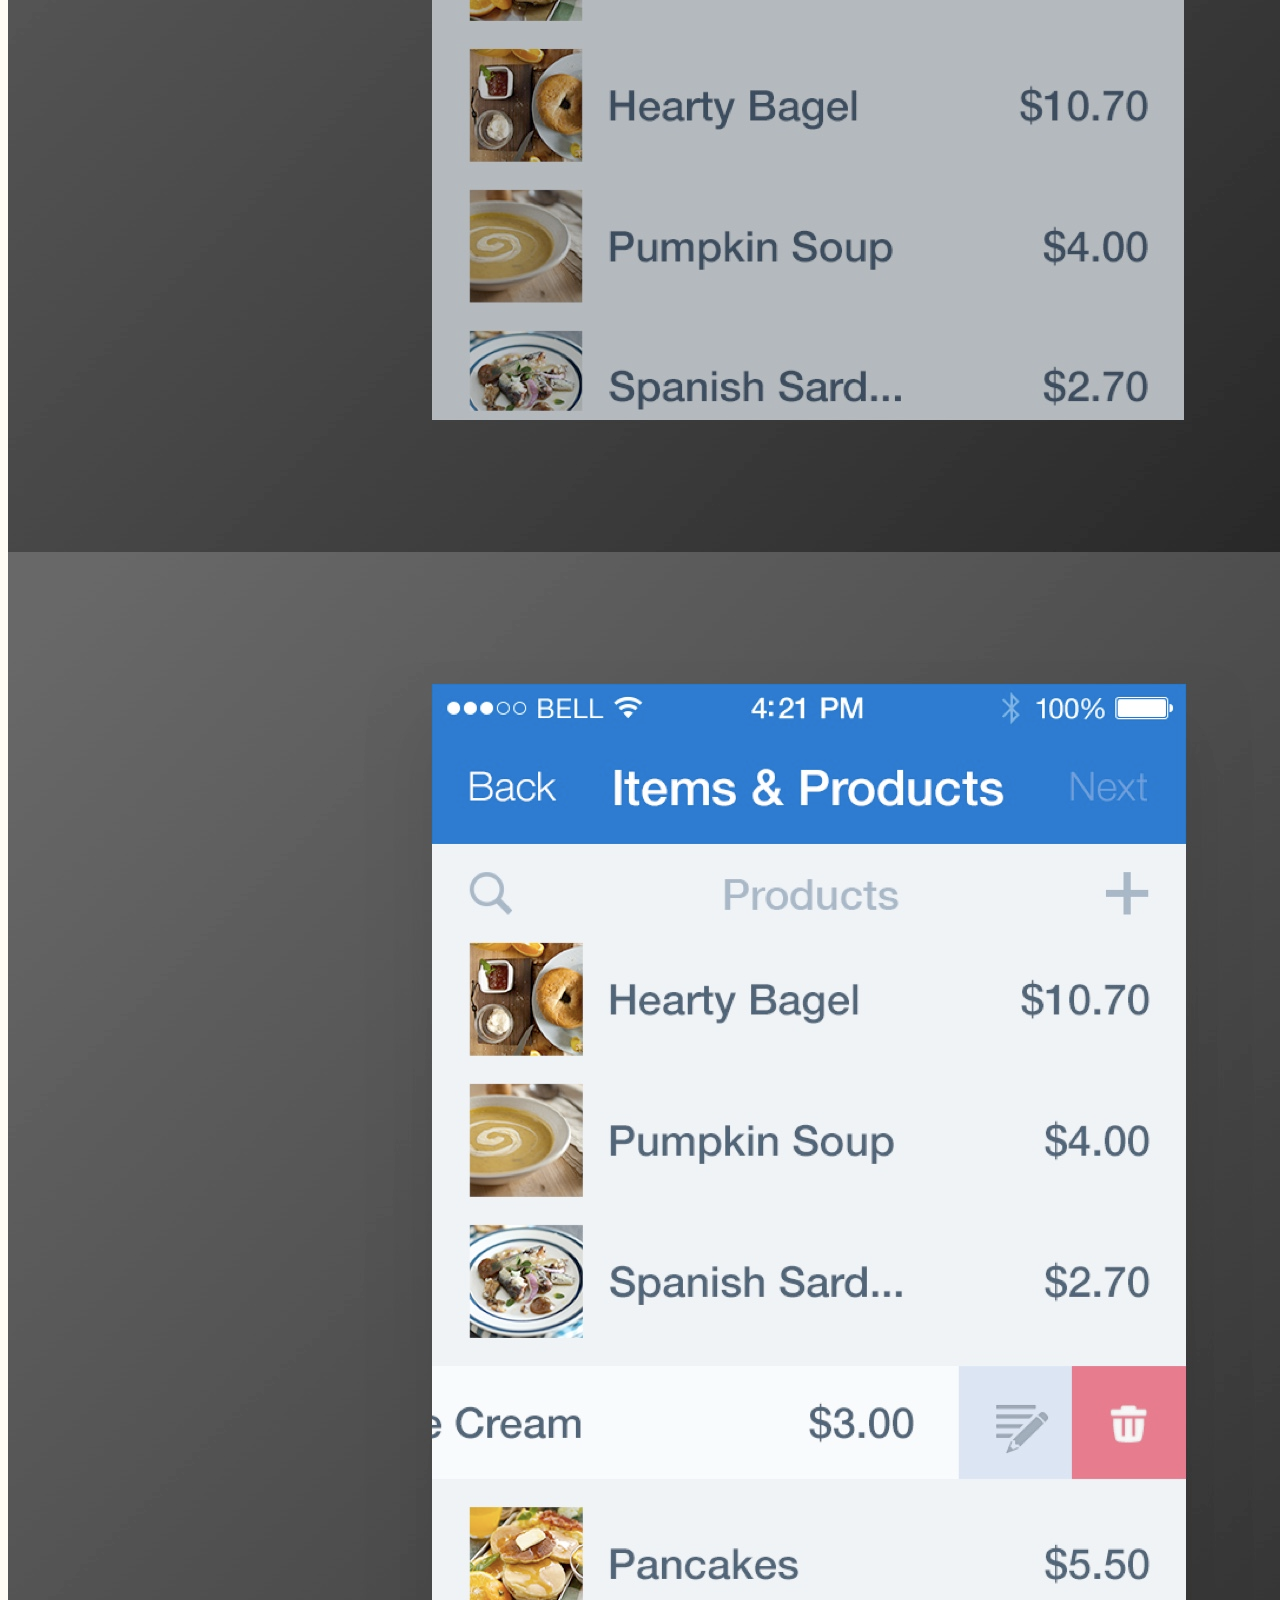
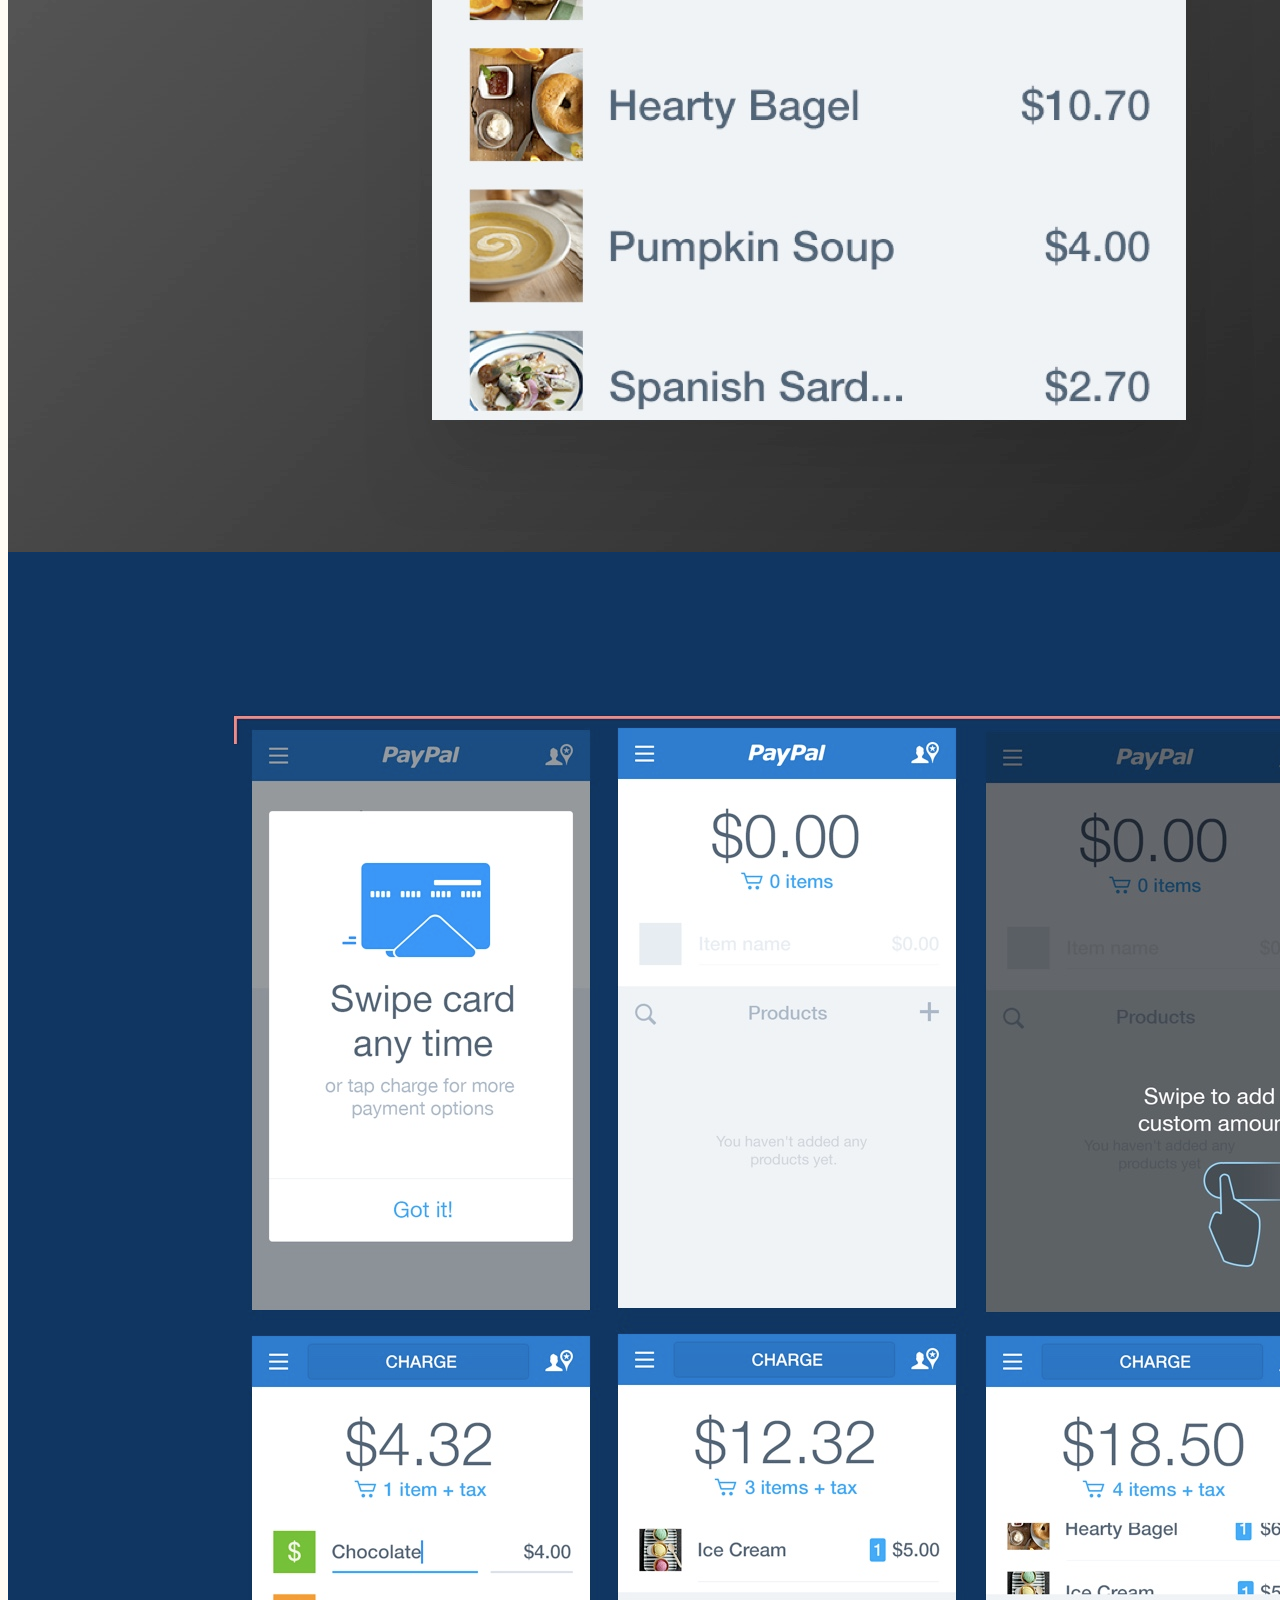
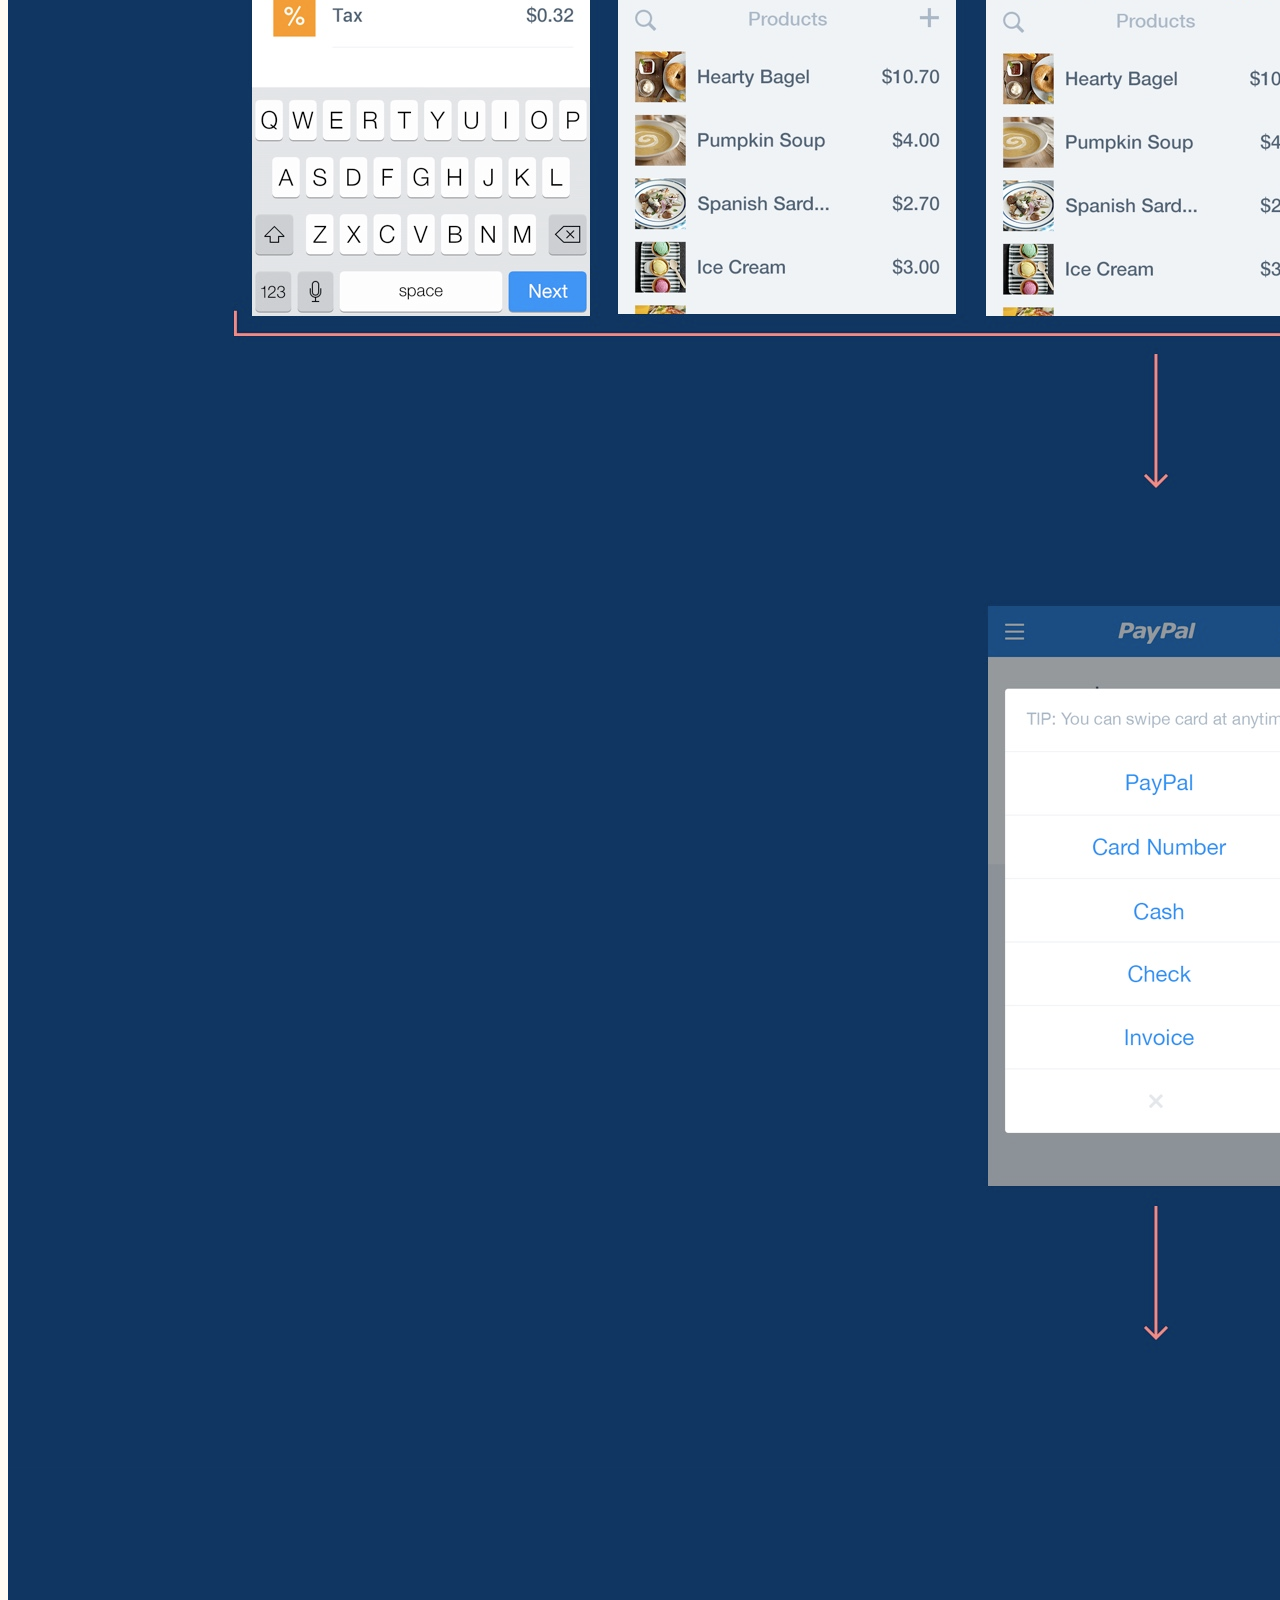
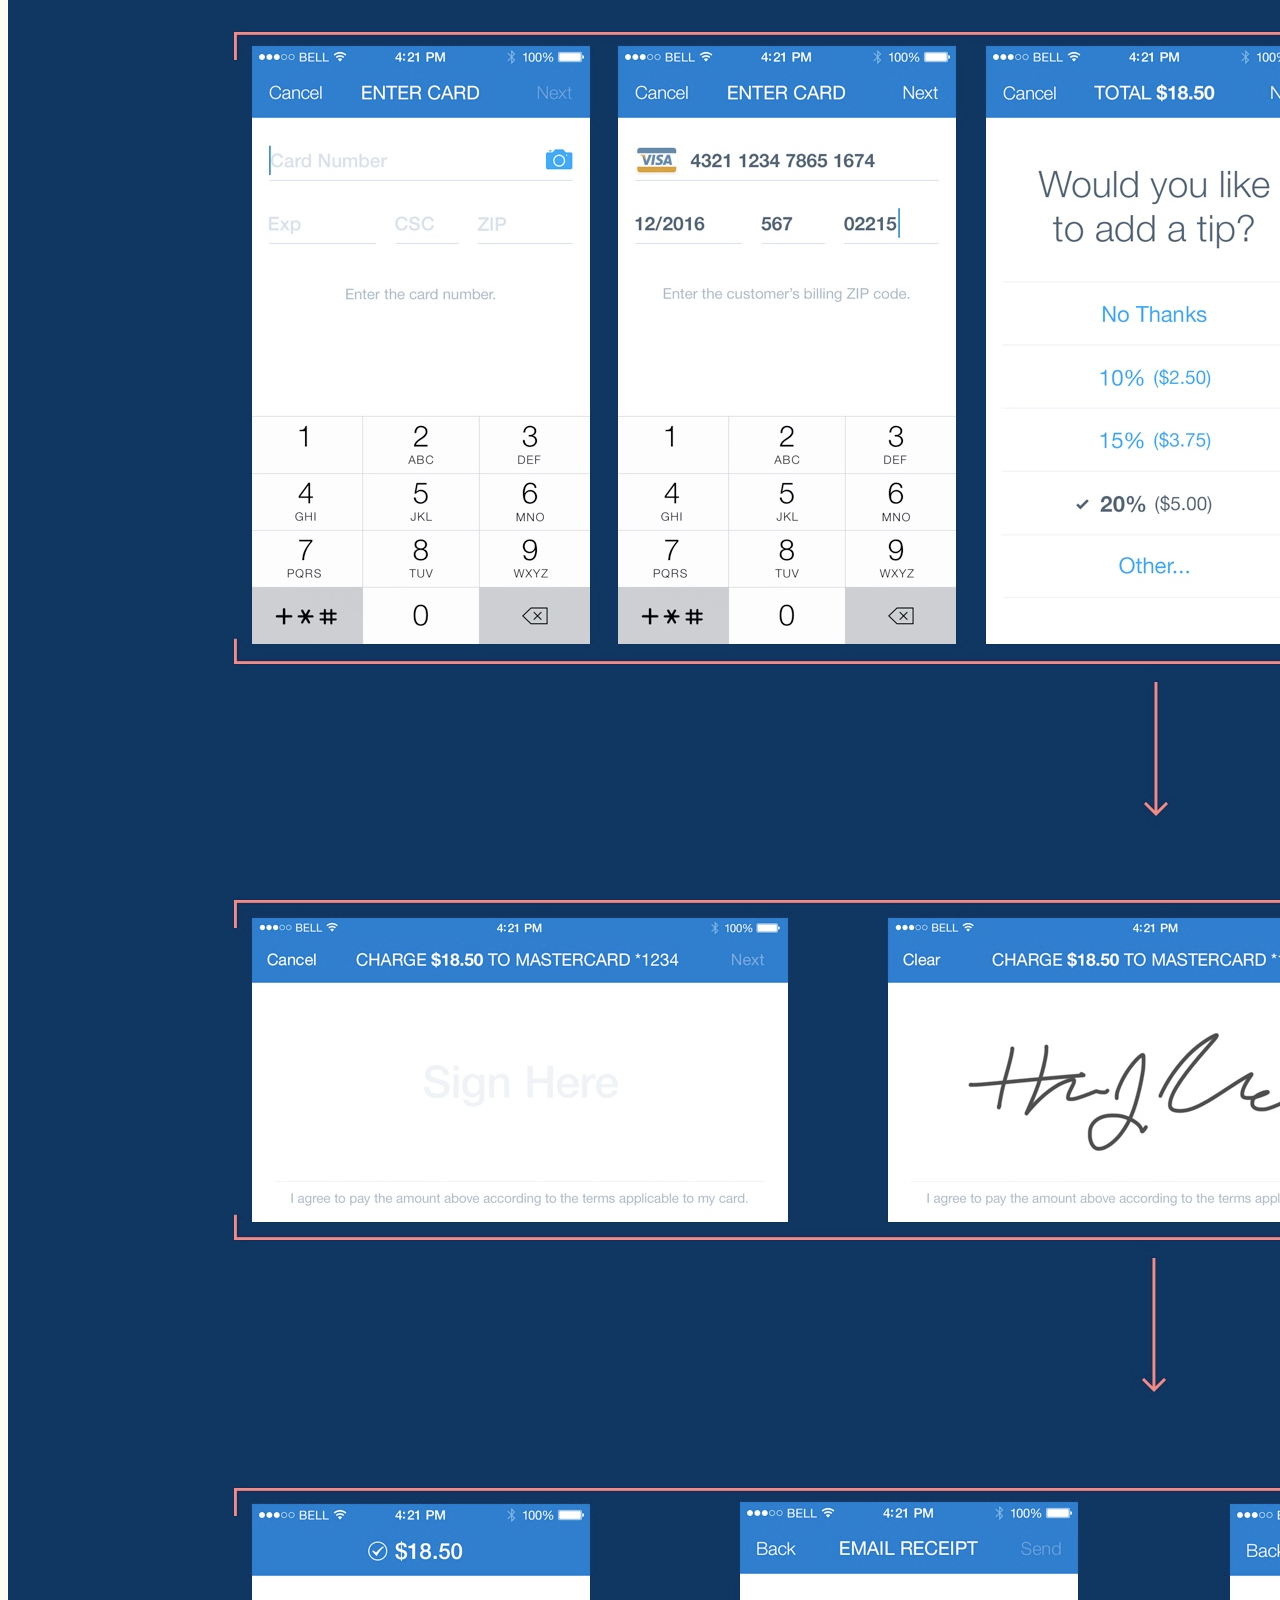
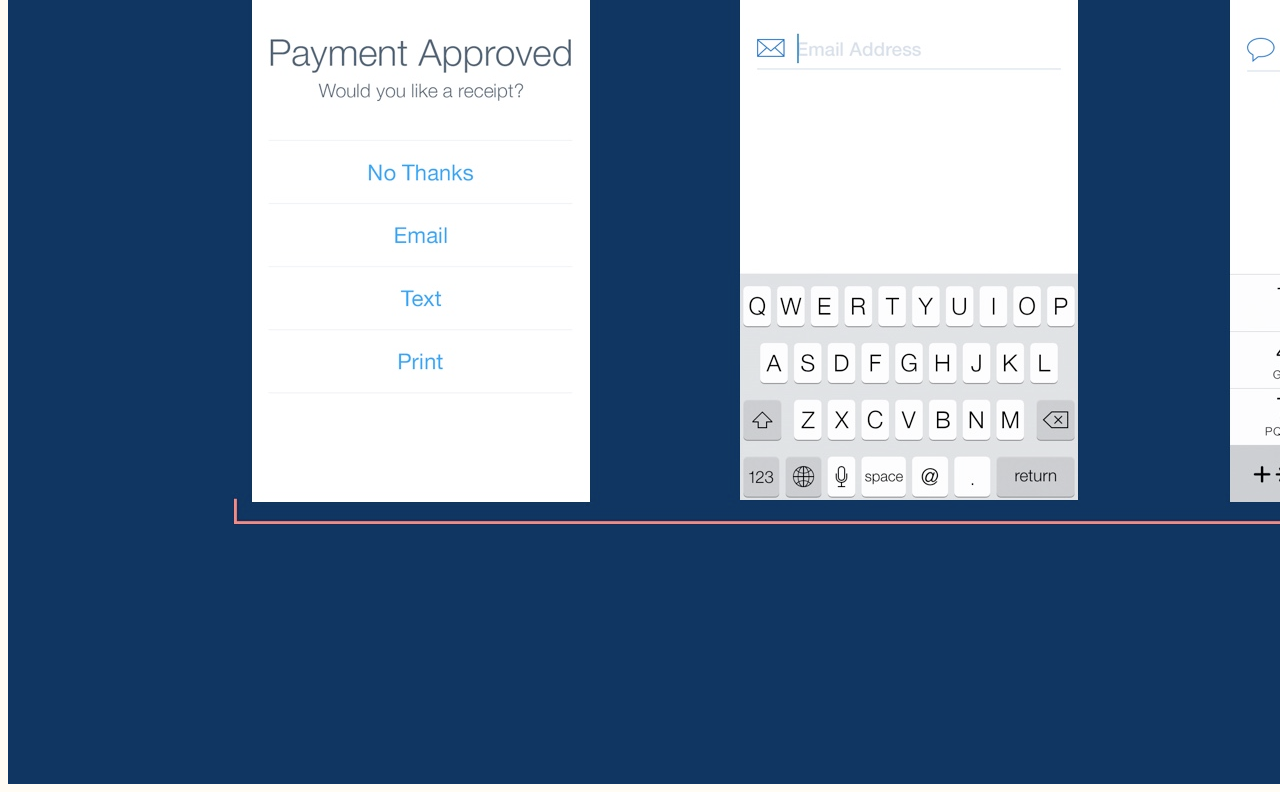
<file: cs-pp2.html>
<!DOCTYPE html>
<html lang="en">
<head>
    <meta charset="UTF-8">
    <meta name="viewport" content="width=device-width, initial-scale=1.0">
    <title>Robert Haverly | PayPal Here</title>
    <link href="css/style.css" rel="stylesheet" />
    <link rel="icon" href="favicon.ico"  type="image/icon type">

    <script async src="https://www.googletagmanager.com/gtag/js?id=G-P4Z177GCMX"></script>
    <script>
        window.dataLayer = window.dataLayer || [];
        function gtag(){dataLayer.push(arguments);}
        gtag('js', new Date());
        gtag('config', 'G-P4Z177GCMX');
    </script>

</head>

<body>
    
<!-- CREATE TEMPLATED HEADER -->
    <header>
        <nav>
            <ul>
                <li><a href="index.html" title="home">Home</a></li>
                <li><a href="process.html" title="process">Process</a></li>
                <li><a href="contact.html" title="contact">Contact</a></li>
            </ul>
        </nav>

        <!-- CREATE TEMPLATED HEADER SECTION -->
        <h1>PayPal 2</h1>
        <div class="sep-large"></div>
        <p>PayPal's mobile credit card payment and POS system, PaPal Here was their response to Square. It was a complex and challenging but very fun project with a fantastic team. This is the second iteration of that product (to see where we started, and what we evolved from, check out version 1.</p>
        <!-- END TEMPLATED HEADER SECTION -->

    </header>
<!-- END TEMPLATED HEADER -->
<!-- BEGIN FRONT-PAGE PORTFOLIO -->
    <div id="portfolio" class="case-study">

        <div class="grid-container two-by">
            <div class="image">
                <img class="one" src="img/paypal2/pp2-01.png" />
            </div>
            <div class="image">
                <img class="one" src="img/paypal2/pp2-02.png" />
            </div>
            <div class="image">
                <img class="one" src="img/paypal2/pp2-03.png" />
            </div>
            <div class="image">
                <img class="one" src="img/paypal2/pp2-04.png" />
            </div>
            <div class="image">
                <img class="one" src="img/paypal2/pp2-05.png" />
            </div>
            <div class="image">
                <img class="one" src="img/paypal2/pp2-06.png" />
            </div>
        </div>

    </div>
<!-- END FRONT-PAGE PORTFOLIO -->

        <footer>

        </footer>


    </body>
</html>
</file>
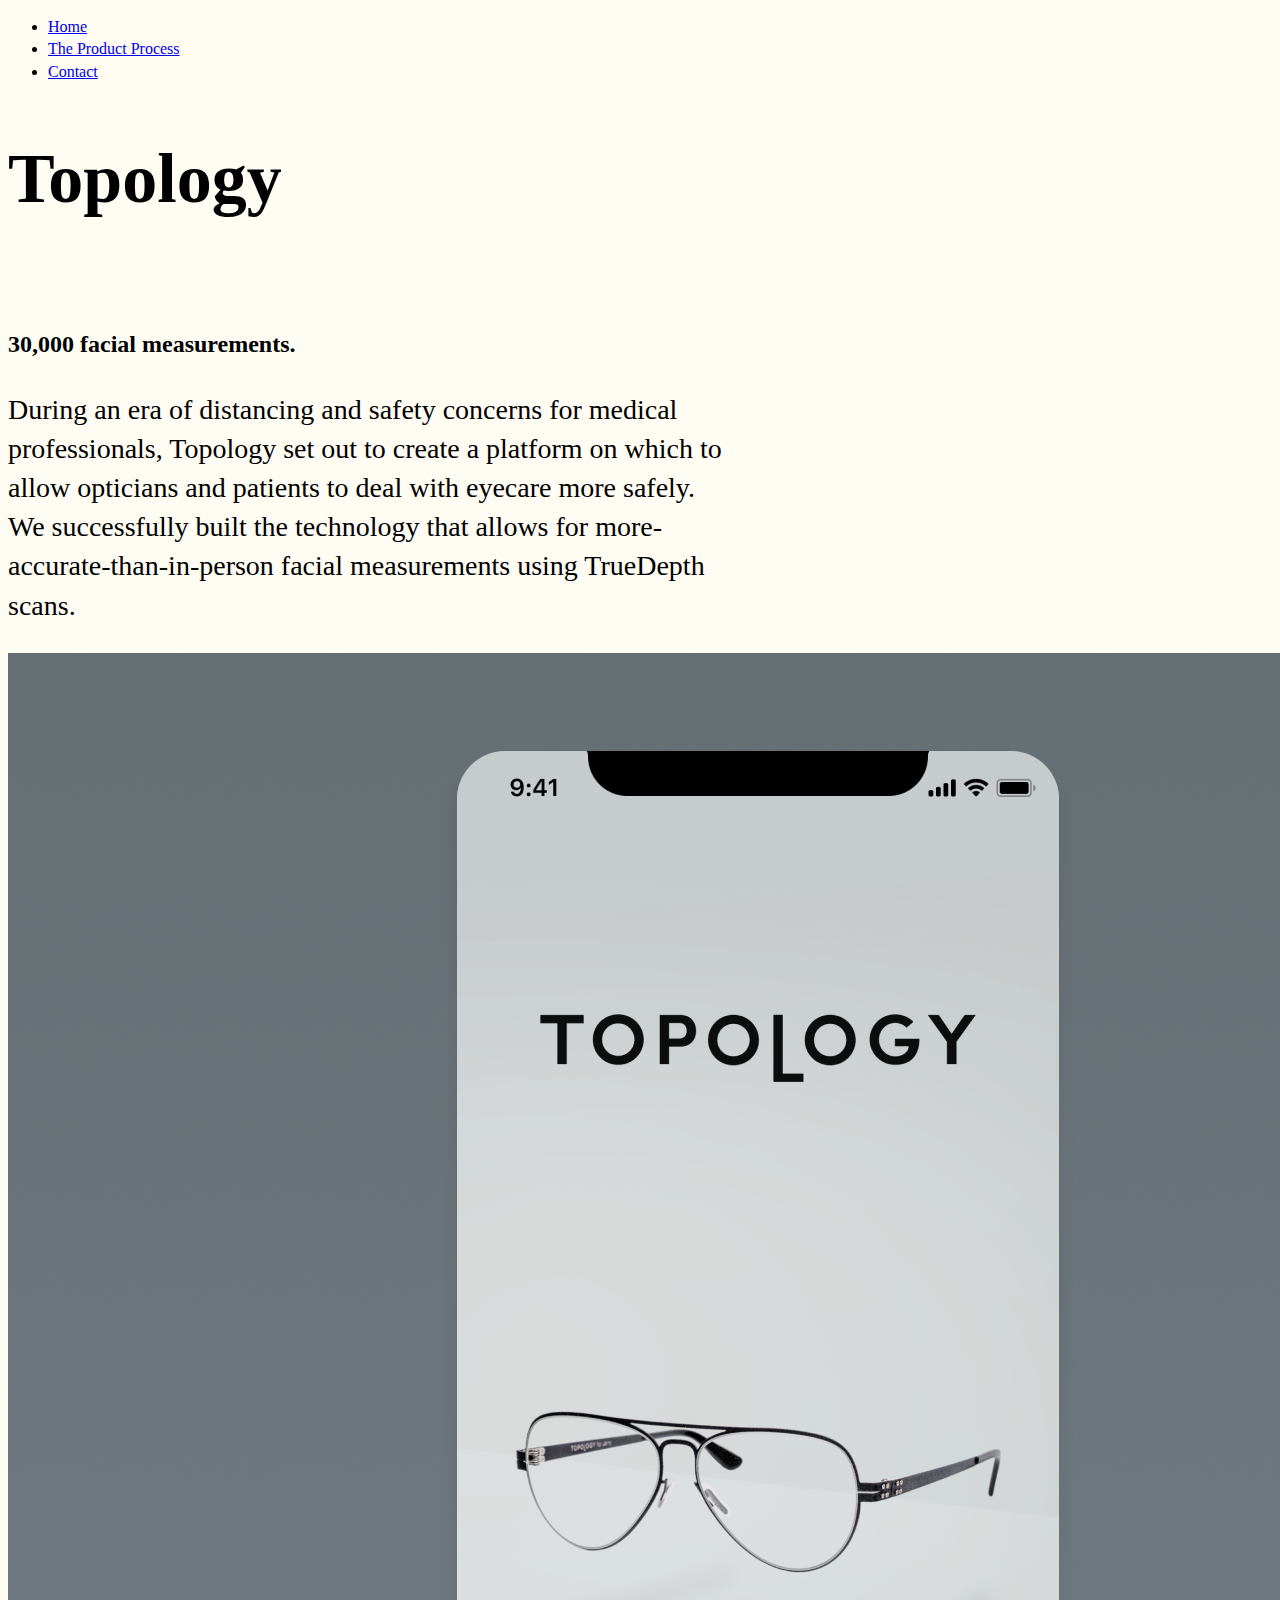
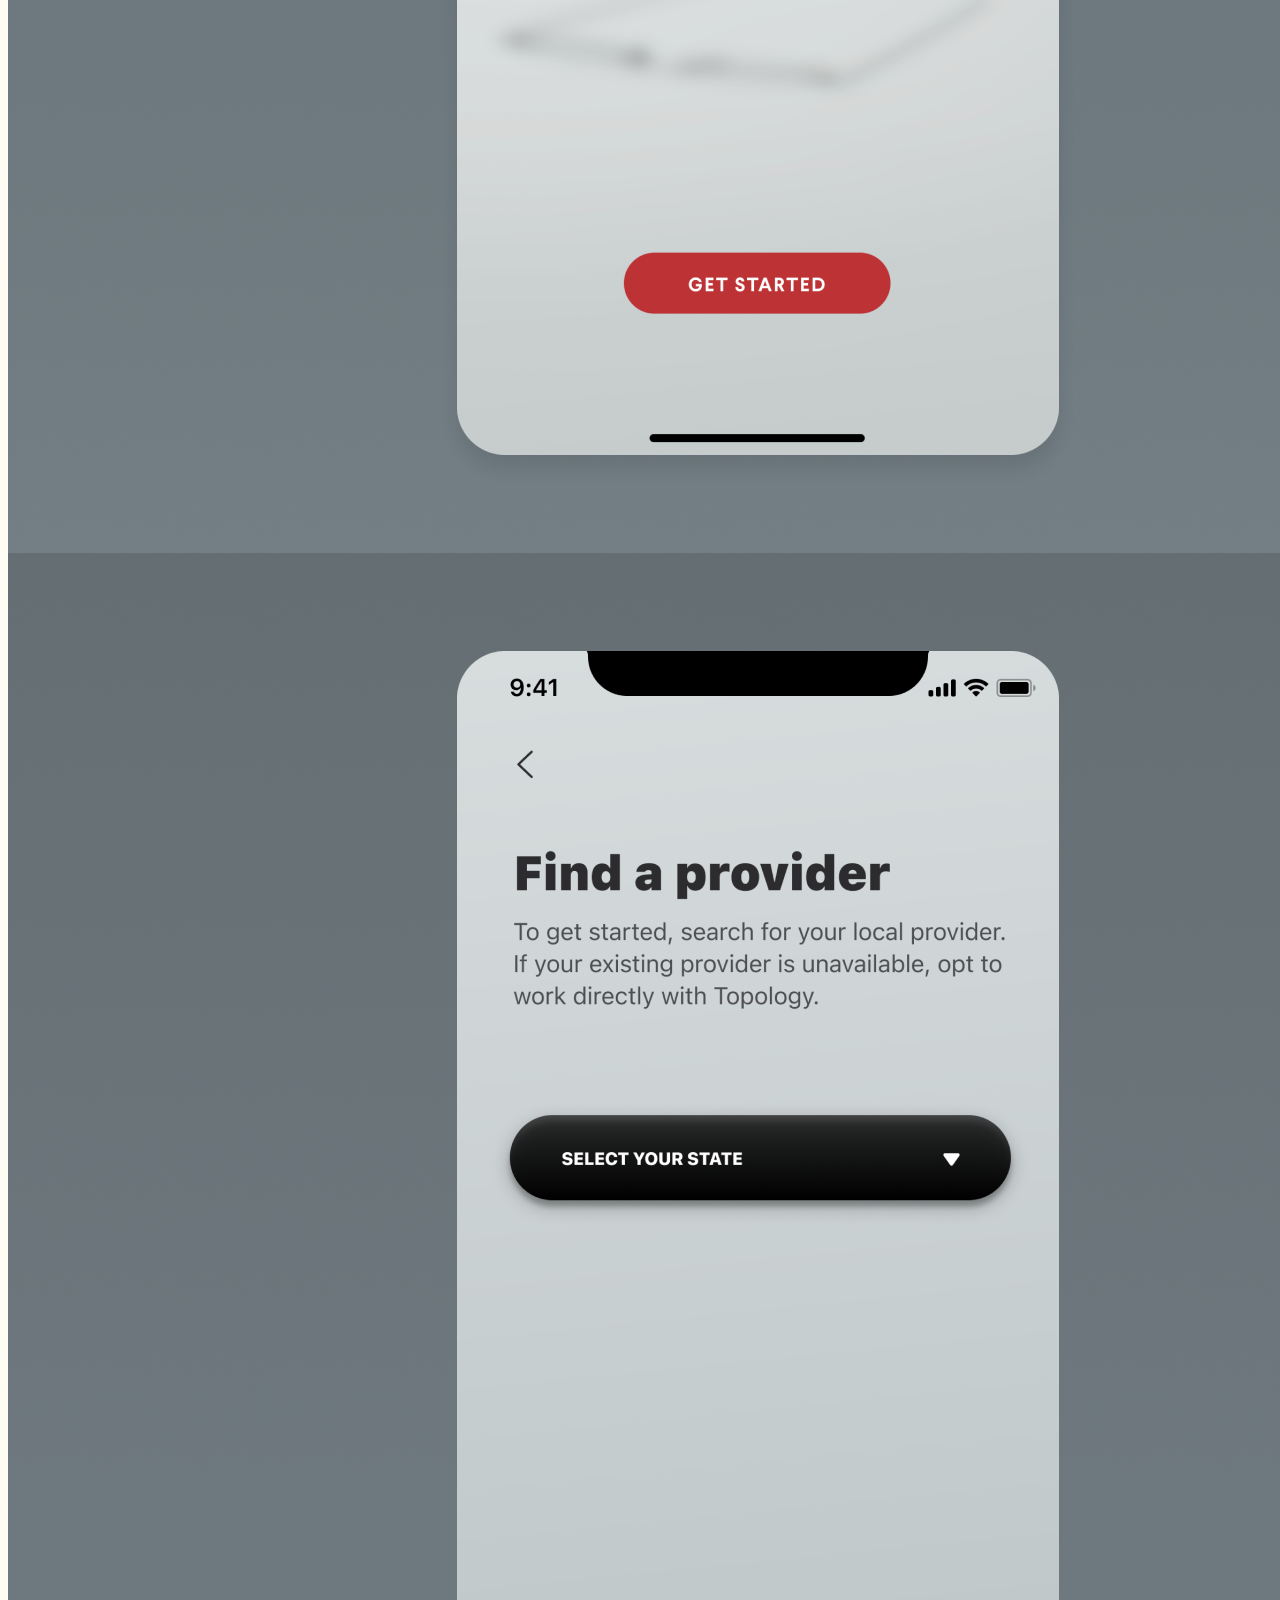
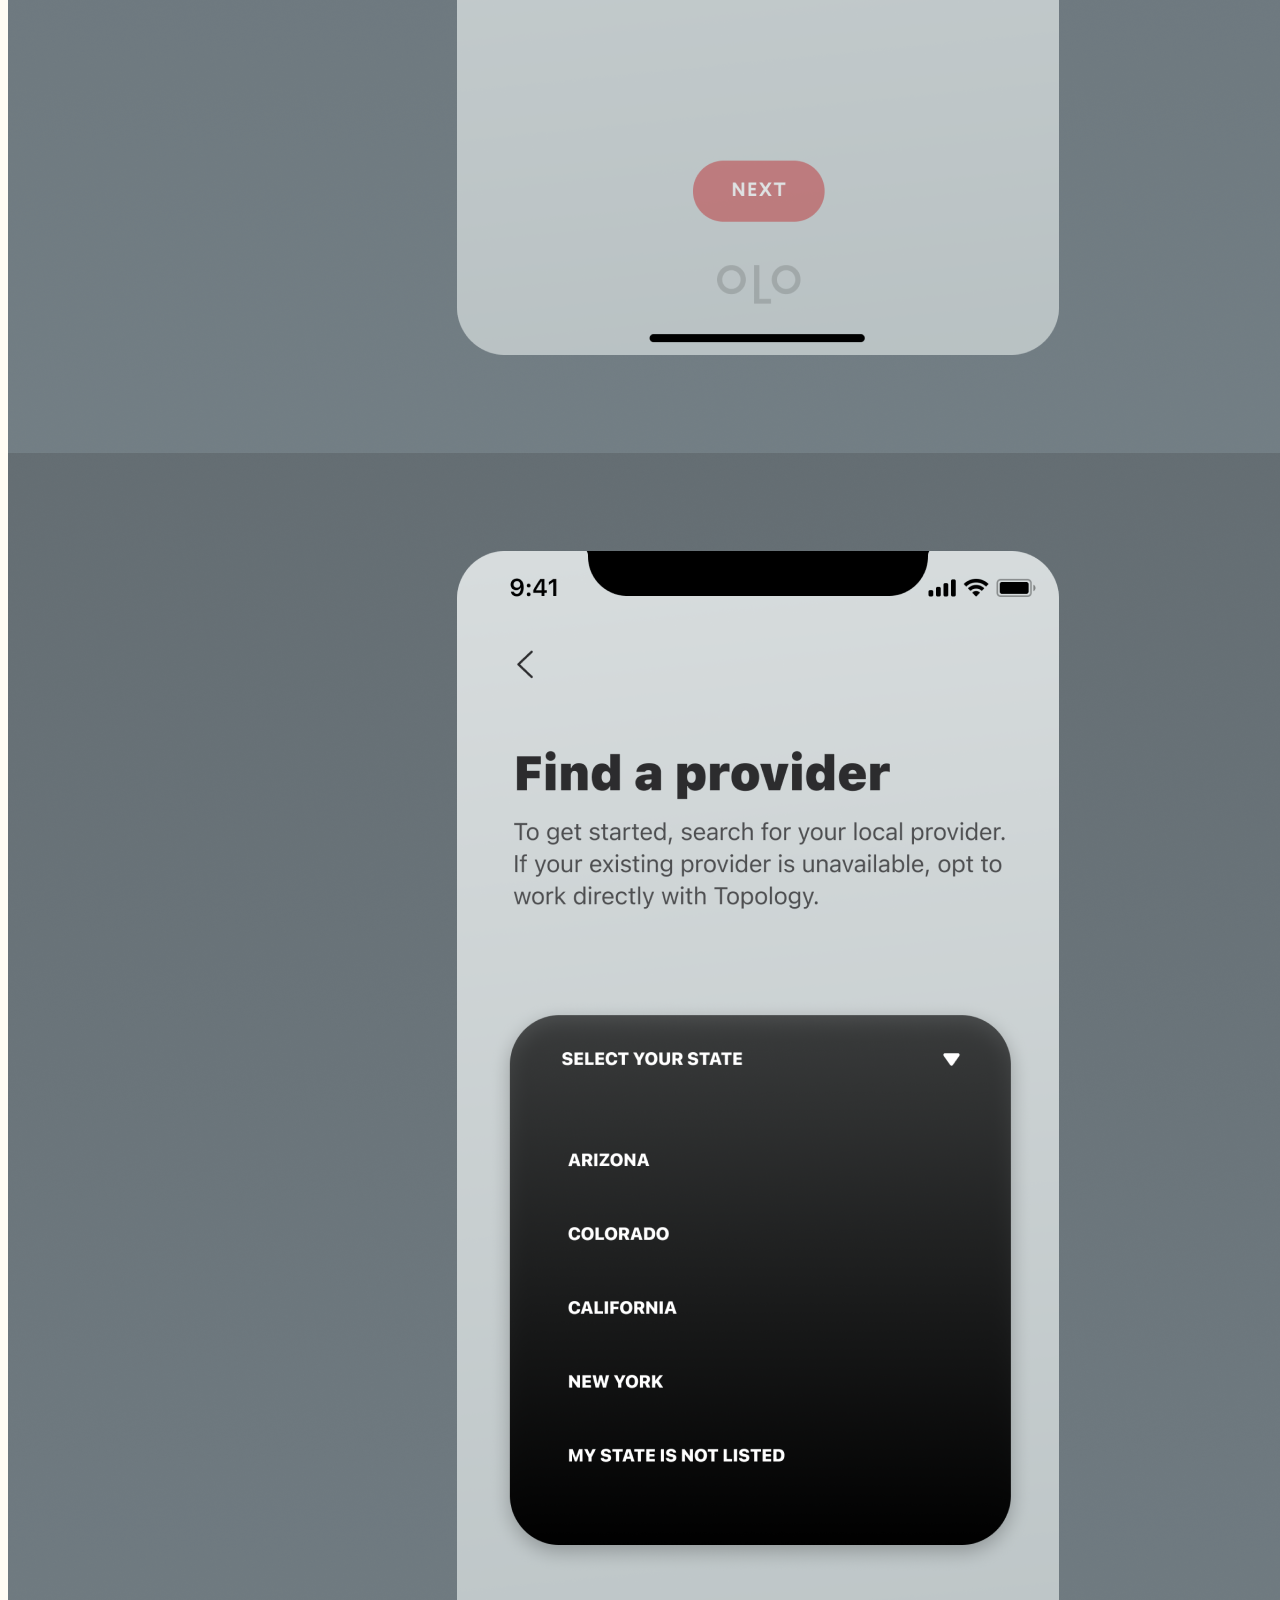
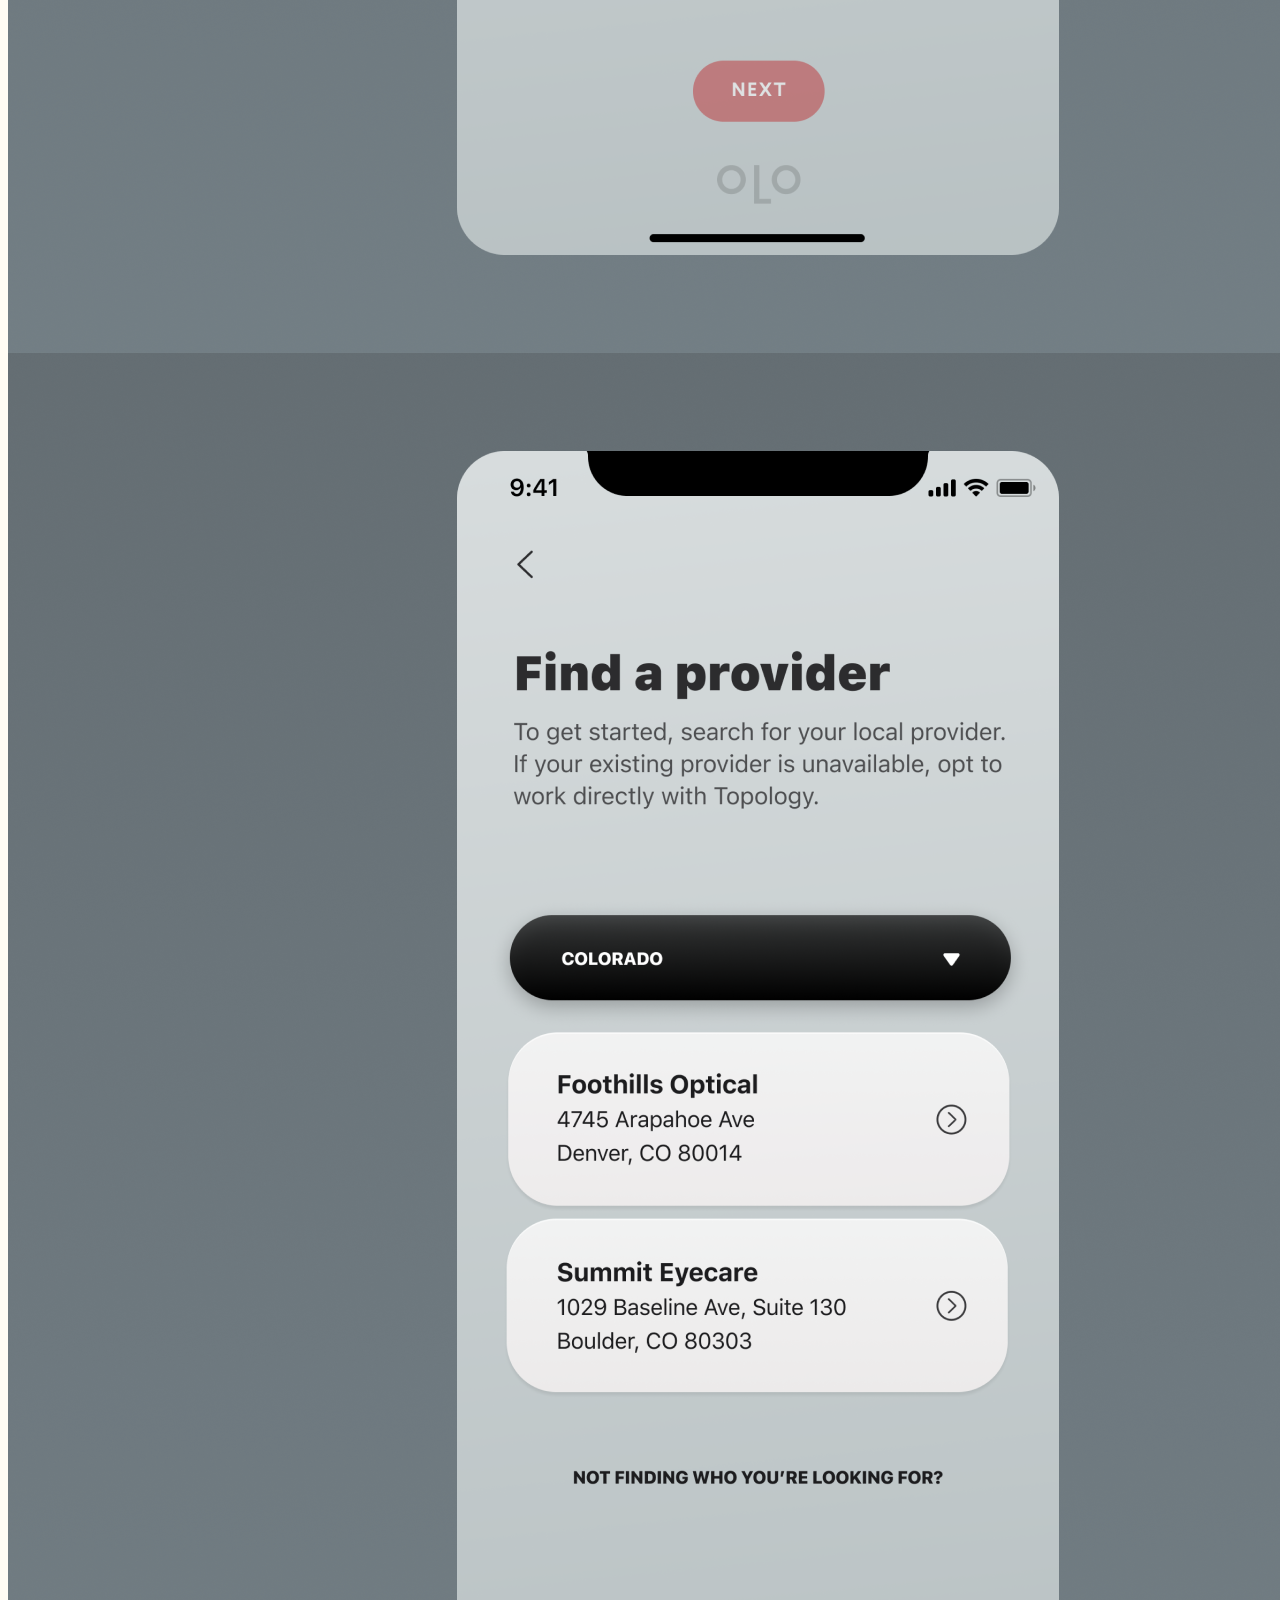
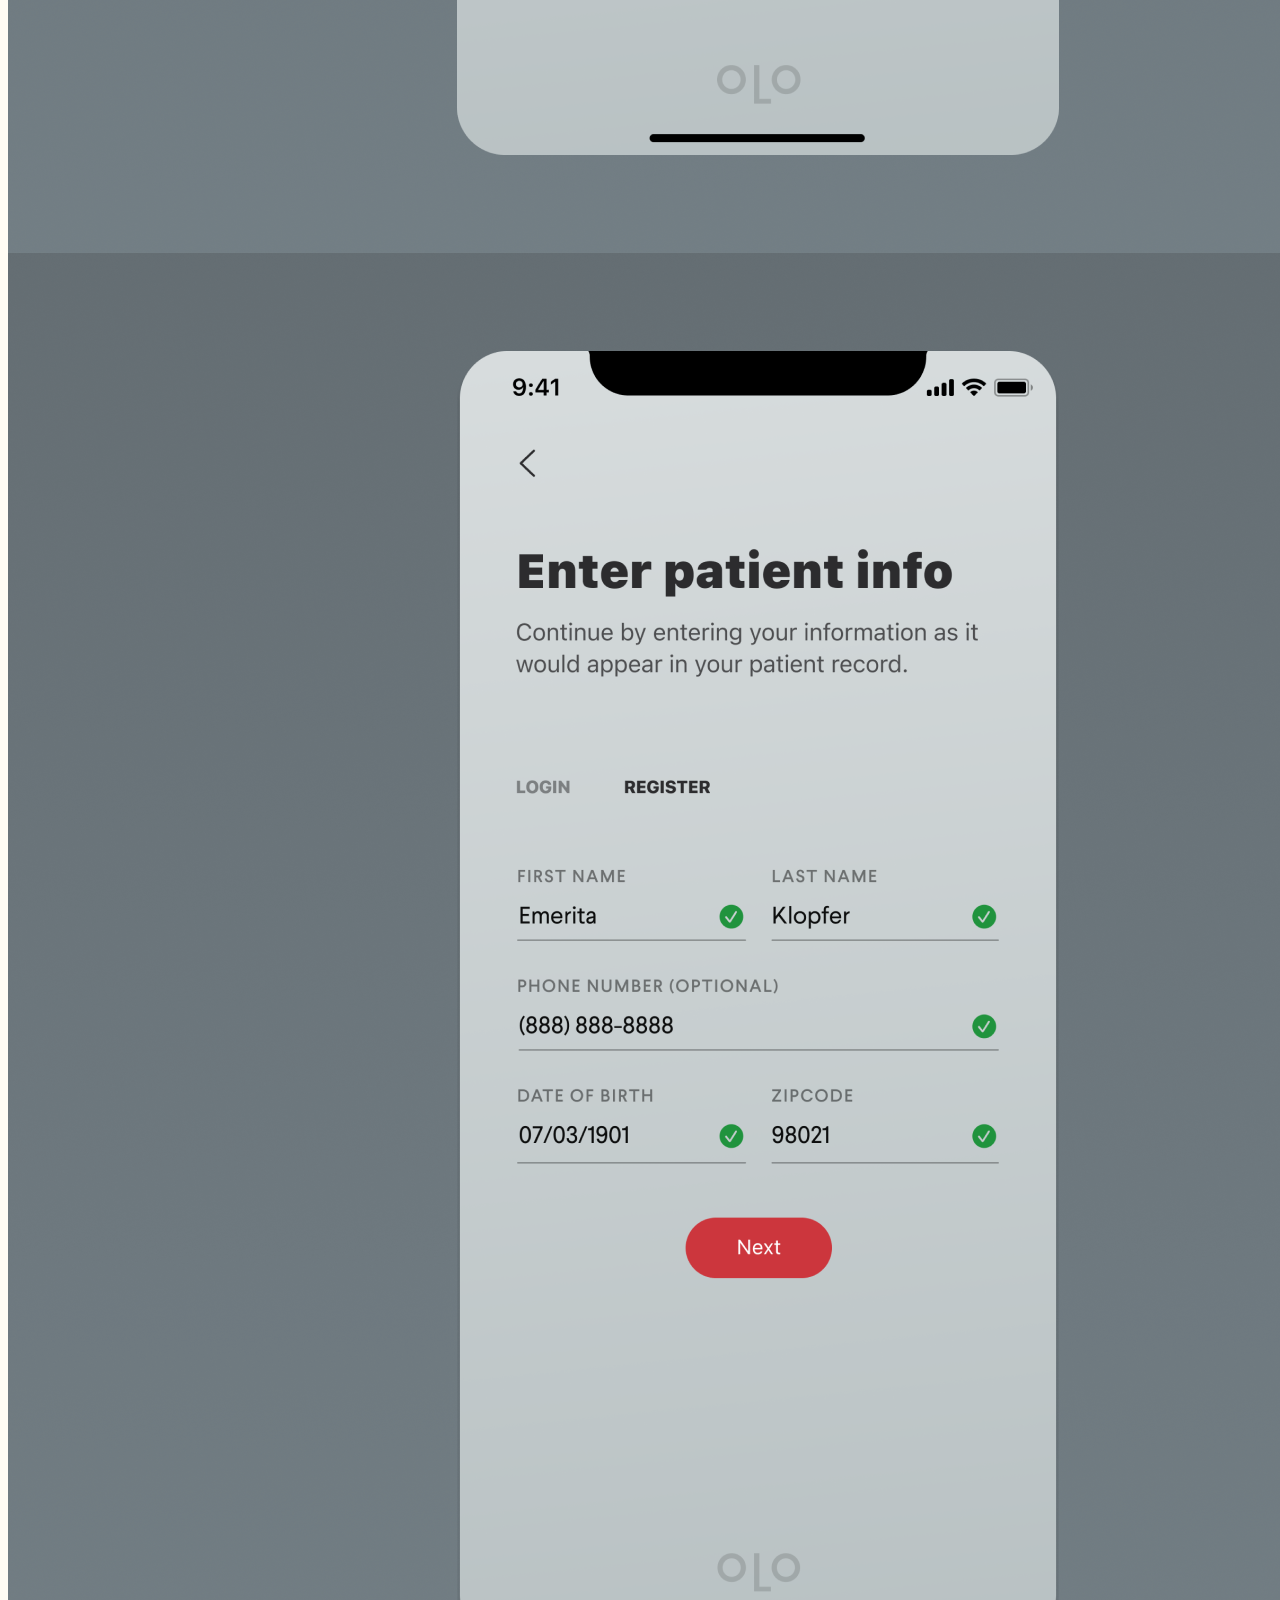
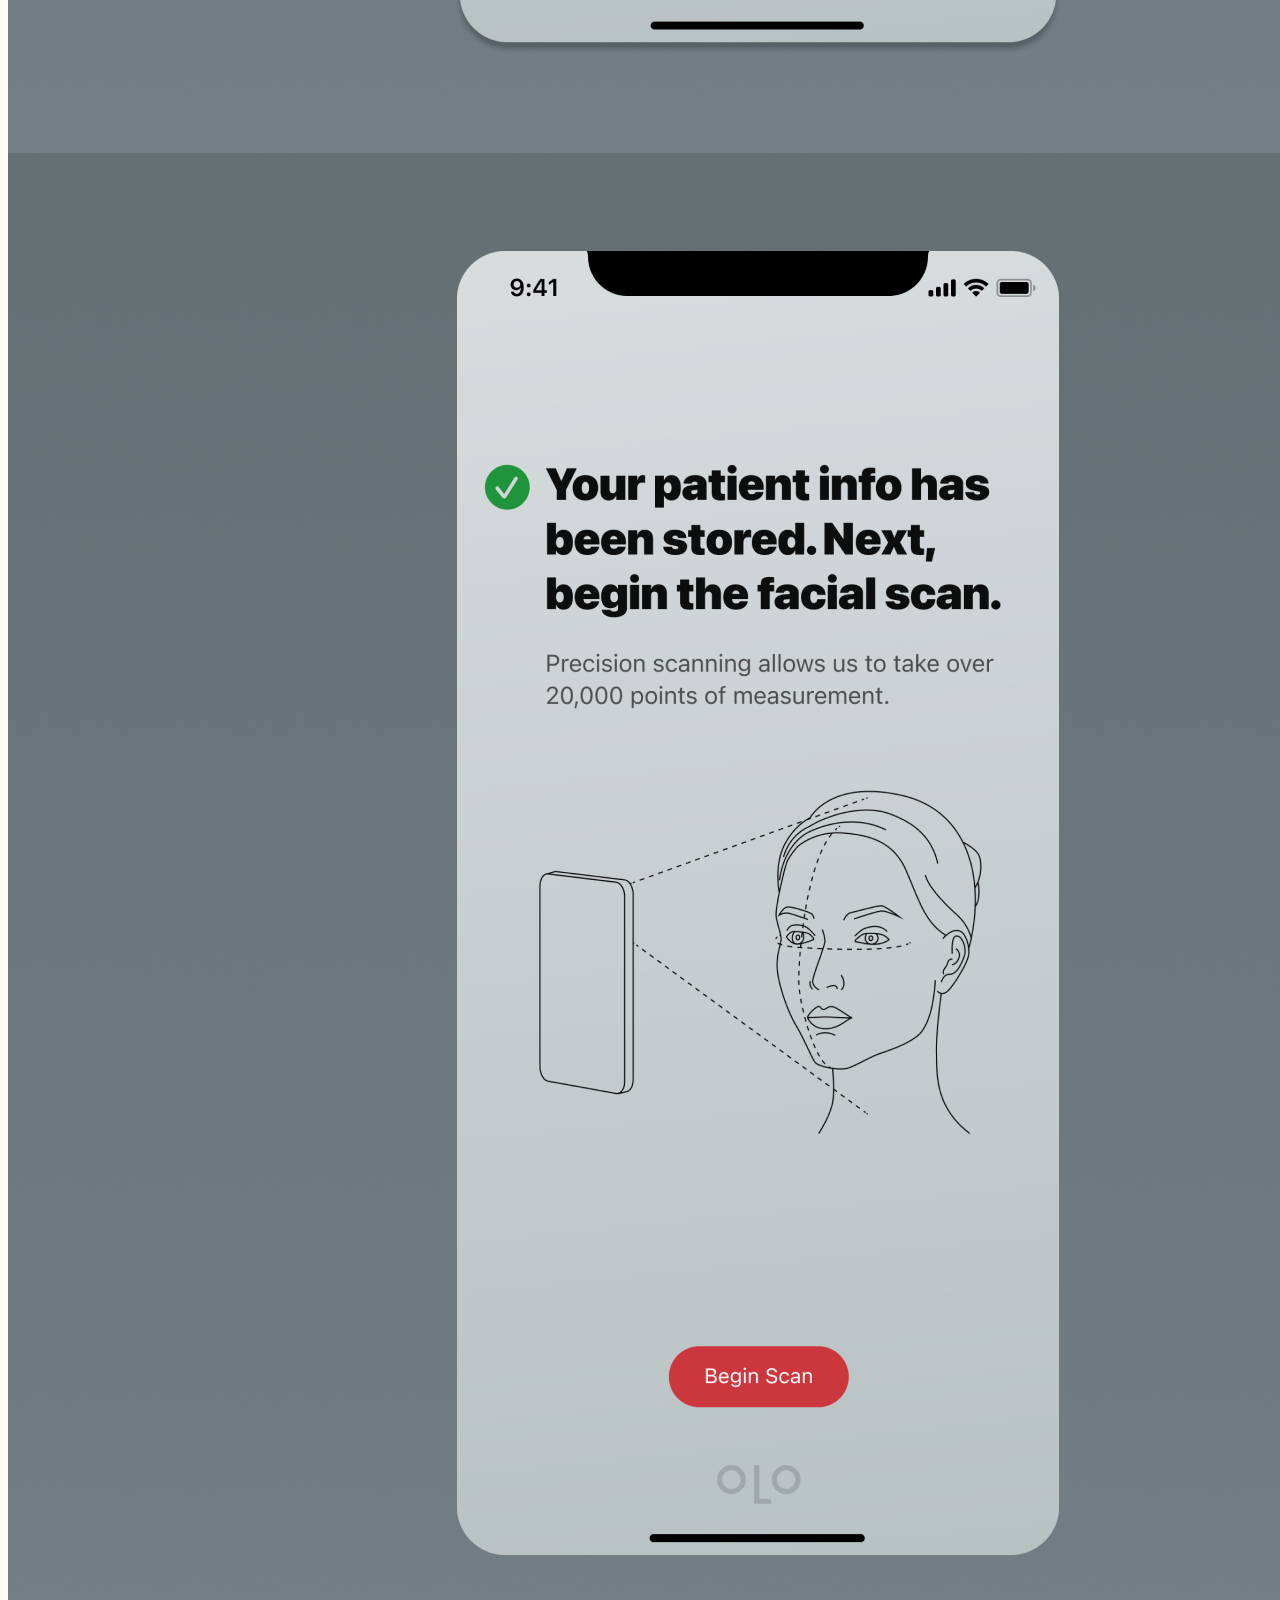
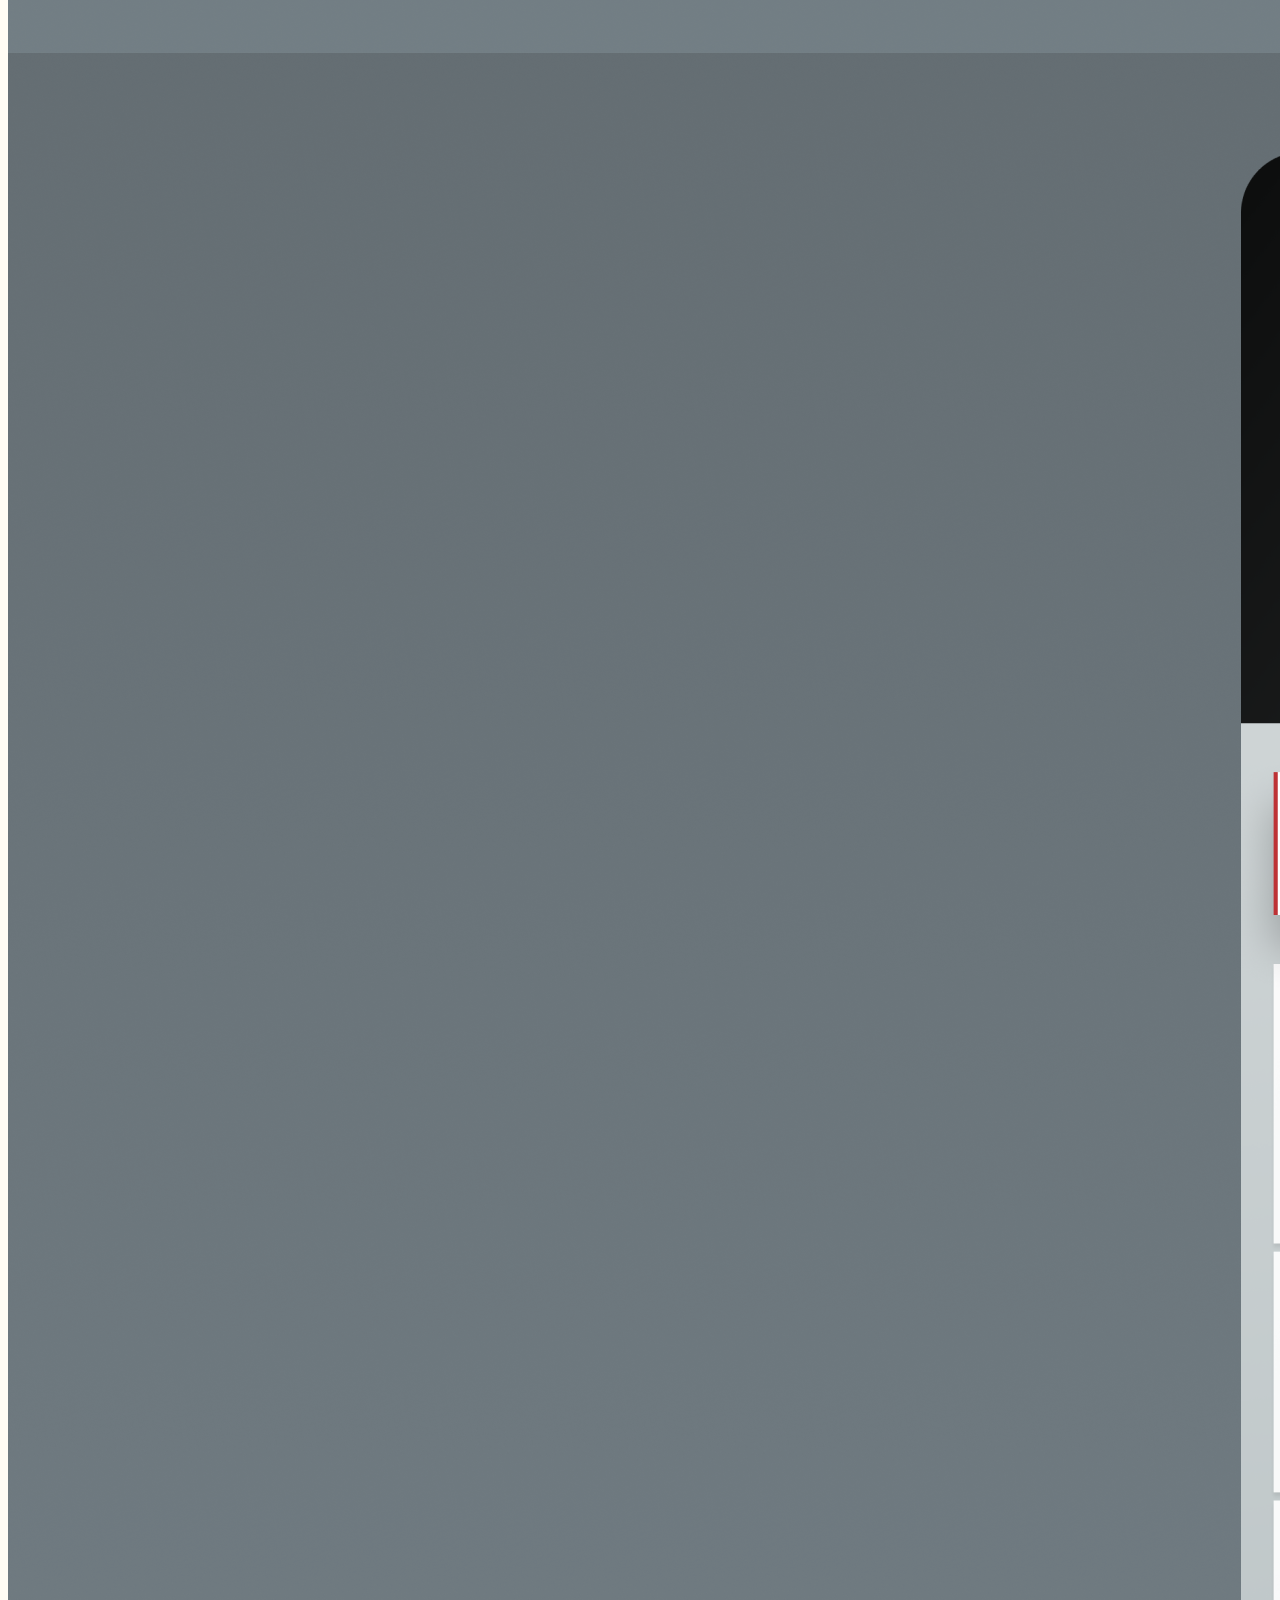
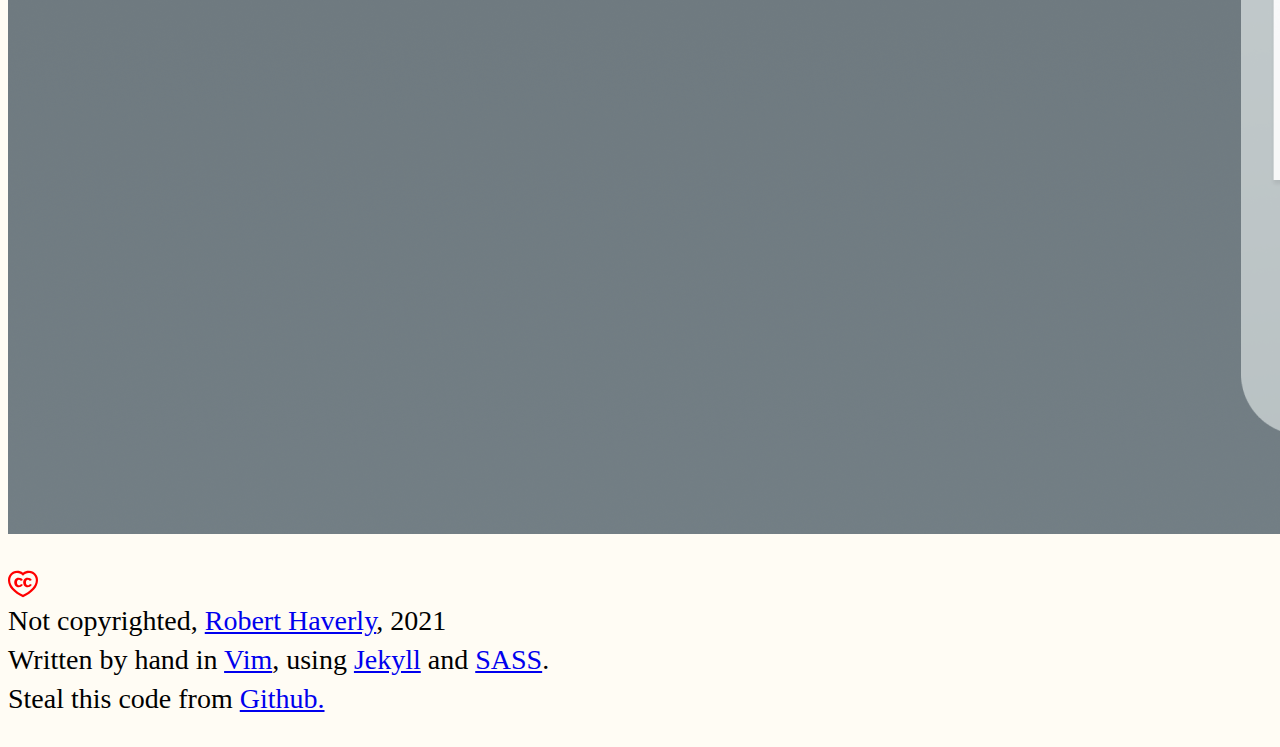
<file: cs-topology.html>
<!DOCTYPE html>
<html lang="en">
<head>
    <meta charset="UTF-8">
    <meta name="viewport" content="width=device-width, initial-scale=1.0">
    <title>Robert Haverly | OLO</title>
    <link href="css/style.css" rel="stylesheet" />
    <link rel="icon" href="favicon.ico"  type="image/icon type">

    <script async src="https://www.googletagmanager.com/gtag/js?id=G-P4Z177GCMX"></script>
    <script>
        window.dataLayer = window.dataLayer || [];
        function gtag(){dataLayer.push(arguments);}
        gtag('js', new Date());
        gtag('config', 'G-P4Z177GCMX');
    </script>

</head>

<body>
    
    <header>
        <nav>
            <ul>
                <li><a href="index.html" title="home">Home</a></li>
                <li><a href="process.html" title="process">The Product Process</a></li>
                <li><a href="contact.html" title="contact">Contact</a></li>
            </ul>
        </nav>

        <h1>Topology</h1>
        <div class="sep-large"></div>
        <h2>30,000 facial measurements.</h2>

        <p>During an era of distancing and safety concerns for medical professionals, Topology set out to create a platform on which to allow opticians and patients to deal with eyecare more safely. We successfully built the technology that allows for more-accurate-than-in-person facial measurements using TrueDepth scans.</p>

    </header>

    <div id="portfolio" class="case-study">
            <div>
                <img class="" src="img/topology/olo-1.png" />
            </div>
            <div>
                <img class="" src="img/topology/olo-2.png" />
            </div>
            <div>
                <img class="" src="img/topology/olo-3.png" />
            </div>
            <div>
                <img class="" src="img/topology/olo-4.png" />
            </div>
            <div>
                <img class="" src="img/topology/olo-5.png" />
            </div>
            <div>
                <img class="" src="img/topology/olo-6.png" />
            </div>
            <div class="span-col-2">
                <img class="" src="img/topology/olo-7.png" />
            </div>
        </div>

    </div>

<footer>
    <p>
        <img src="img/ccheart_red.svg" alt="Creative Commons" width="30" height="30" /> <br />
        Not copyrighted, <a href="https://linkedin.com/in/roberthaverly" title="Robert Haverly" target="_blank">Robert Haverly</a>, 2021<br />
        Written by hand in <a href="https://github.com/vim/vim" title="Vim">Vim</a>, using <a href="https://github.com/jekyll/jekyll" title="Jekyll">Jekyll</a> and <a href="https://github.com/sass" title="SASS">SASS</a>.<br />
        Steal this code from <a href="https://github.com/roberthaverly/roberthaverly.github.io">Github.</a>
    </p>
</footer>


    </body>
</html>
</file>
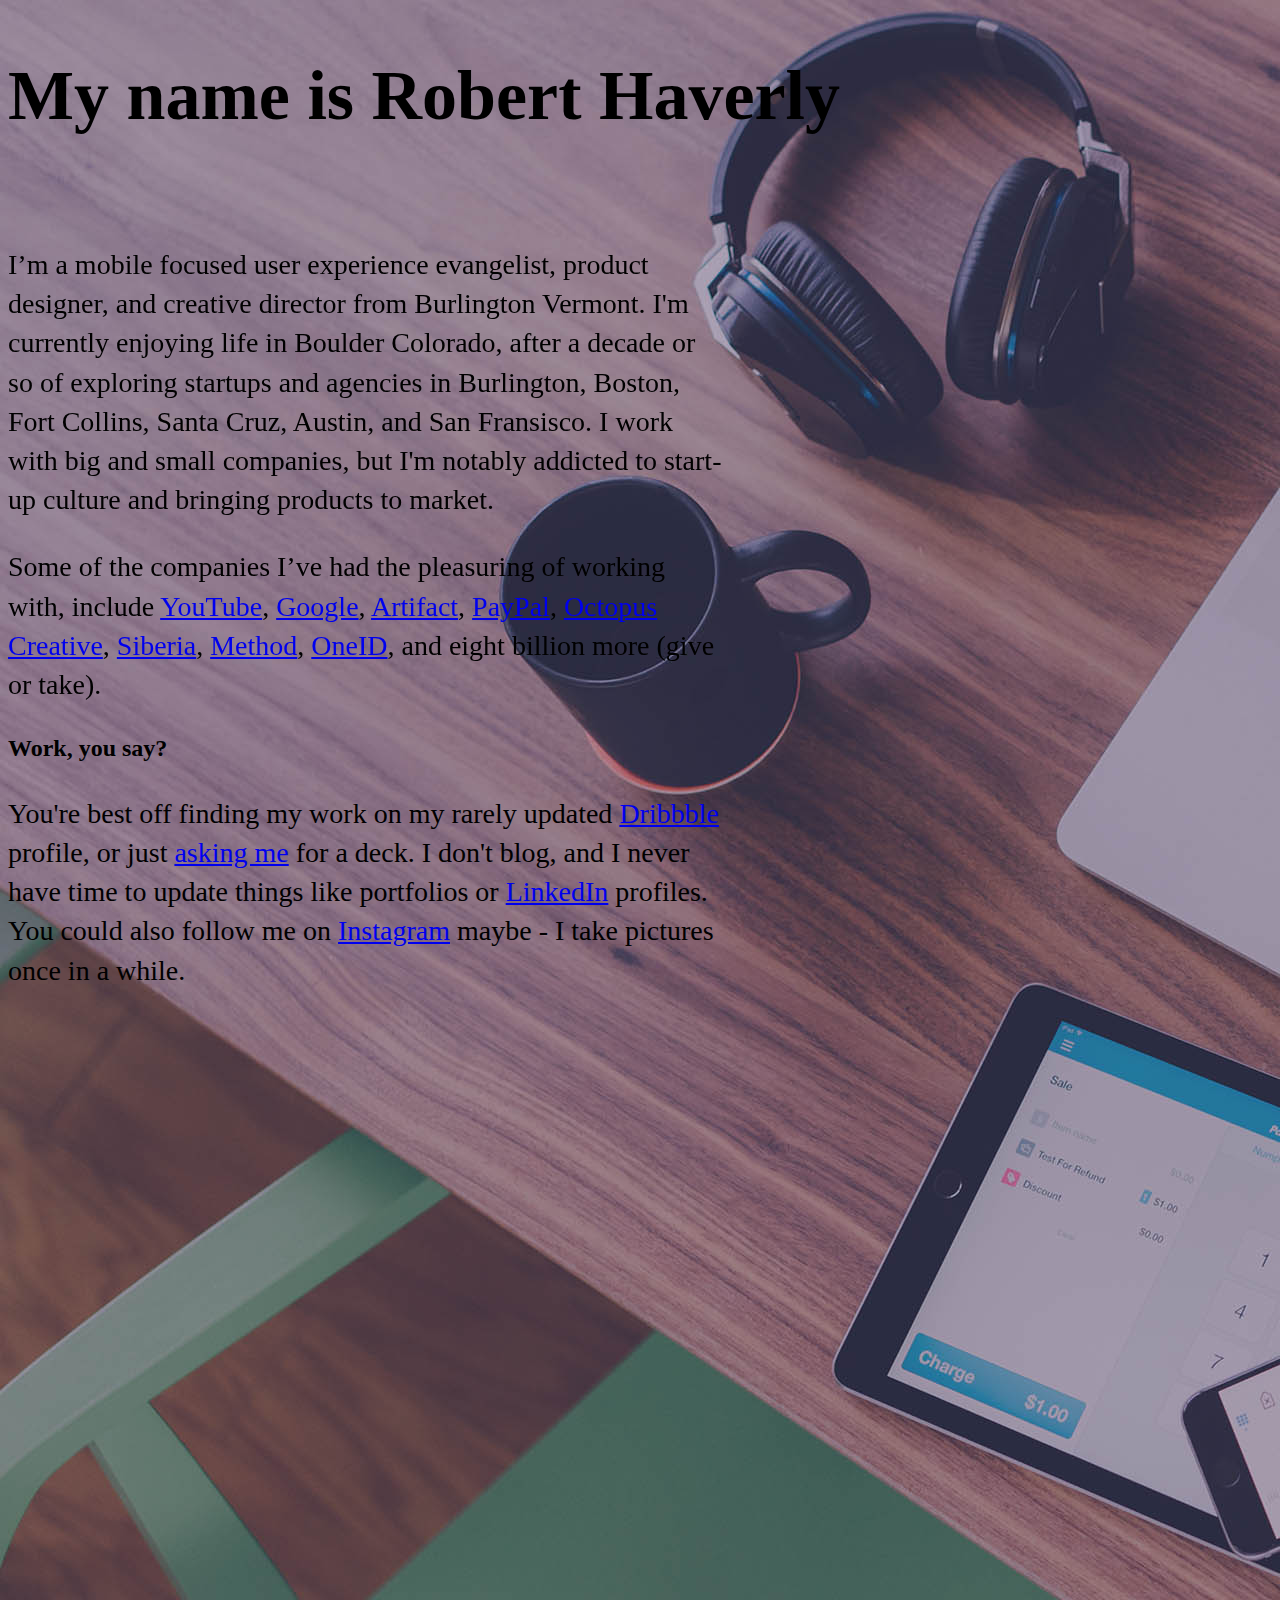
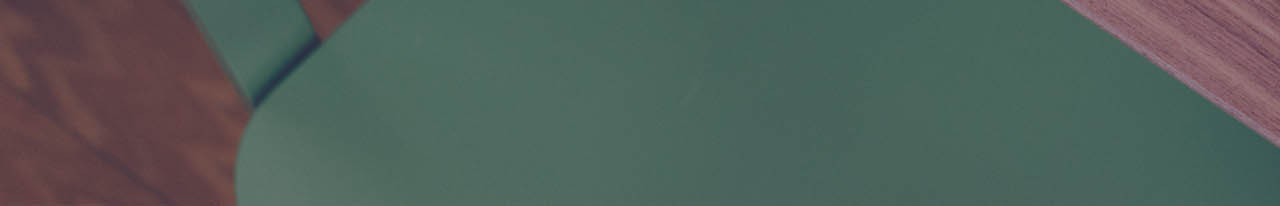
<file: index copy.html>
<!DOCTYPE html>
<html lang="en">

<head>

	<meta charset="utf-8">

	<title>Robert Haverly | Creative Direction, UX/UI Design, Product Design // Boulder Colorado</title>

	<link href='http://fonts.googleapis.com/css?family=Roboto+Slab:700|Roboto' rel='stylesheet' type='text/css'>
	<link rel="stylesheet" type="text/css" href="css/style.css" />
	<style>
	.loaded .intro p {
		-webkit-transform: translate3d(0, 0, 0);
		transform: translate3d(0, 0, 0);
	}
	.intro {
		background: none;
	}
	.intro img {
		position: absolute;
		top: 0;
		left: 0;
		transition: transform 400ms linear;
		transform: scale(1);
		z-index: -1;
	}
	.loaded .intro img {
		transform: scale(1);
	}
	</style>

</head>


<body>

	<div id="wrapper">

		<div class="intro">

			<div class="animation-target">
				<img src="../images/banner.jpg" alt="">
				<h1>My name is Robert Haverly</h1>

				<p><span>I’m a mobile focused user experience evangelist, product designer, and creative director from Burlington Vermont. I'm currently enjoying life in Boulder Colorado, after a decade or so of exploring startups and agencies in Burlington, Boston, Fort Collins, Santa Cruz, Austin, and San Fransisco. I work with big and small companies, but I'm notably addicted to start-up culture and bringing products to market.</span>
				</p>

				<p><span>Some of the companies I’ve had the pleasuring of working with, include <a href="http://www.youtube.com/yt/advertise/">YouTube</a>, <a href="http://google.com">Google</a>, <a href="http://weareartifact.com">Artifact</a>, <a href="http://paypal.com/here">PayPal</a>, <a href="http://octopuscreative.com">Octopus Creative</a>, <a href="http://oursiberia.com">Siberia</a>, <a href="http://method.com">Method</a>, <a href="http://beta.oneid.com">OneID</a>, and eight billion more (give or take).</span>
				</p>
			</div>

		</div>


		<div class="portfolio">

			<h2>Work, you say?</h2>

			<p>You're best off finding my work on my rarely updated <a href="http://dribbble.com/roberthaverly" title="Robert Haverly on Dribbble">Dribbble</a> profile, or just <a href="mailto:hello@roberthaverly.com">asking me</a> for a deck. I don't blog, and I never have time to update things like portfolios or <a href="http://www.linkedin.com/profile/view?id=20385064">LinkedIn</a> profiles. You could also follow me on <a href="http://instagram.com/roberthaverly">Instagram</a> maybe - I take pictures once in a while.</p>	

		</div>

	</div>

	
	<script>
	// self executing function here
	(function() {
		setTimeout(function() {
			document.querySelector('body').className += ' loaded';
		}, 500);


	})();
	</script>

	<!-- github -->

</body>

</html>
</file>
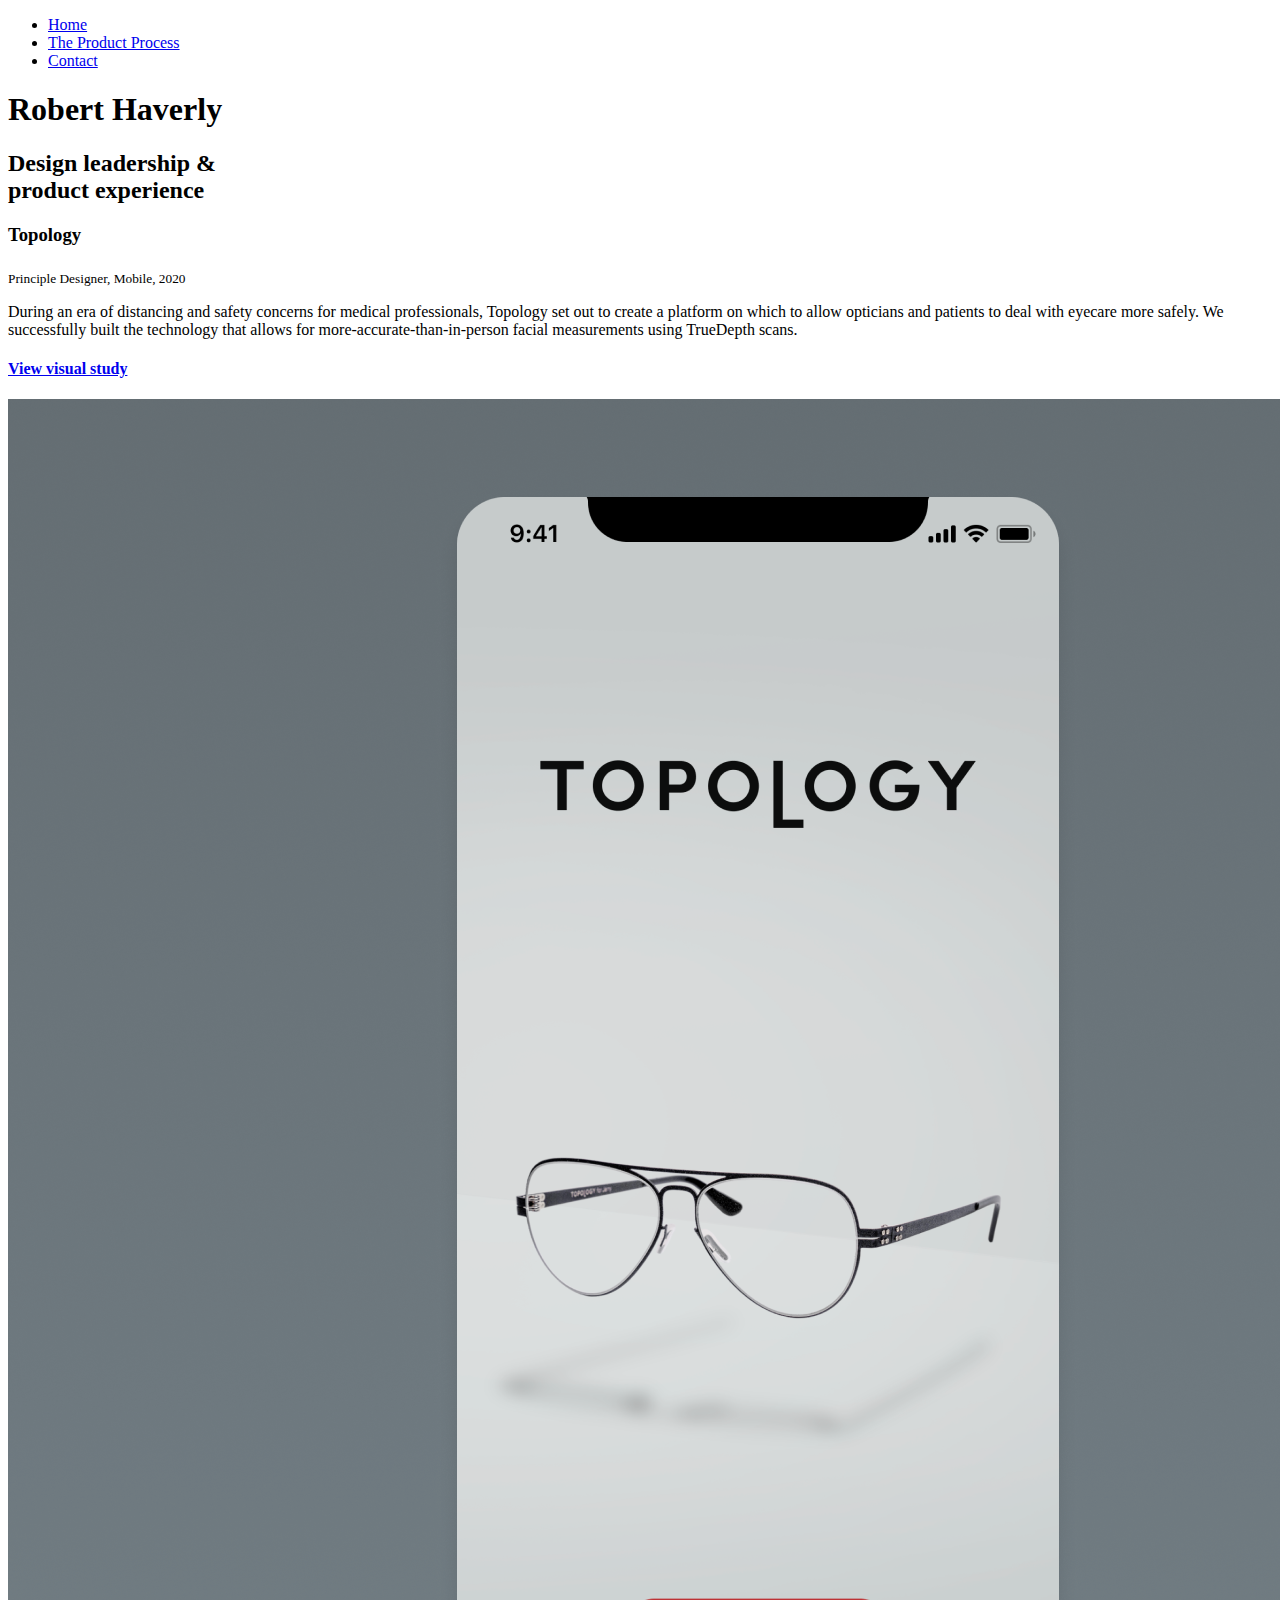
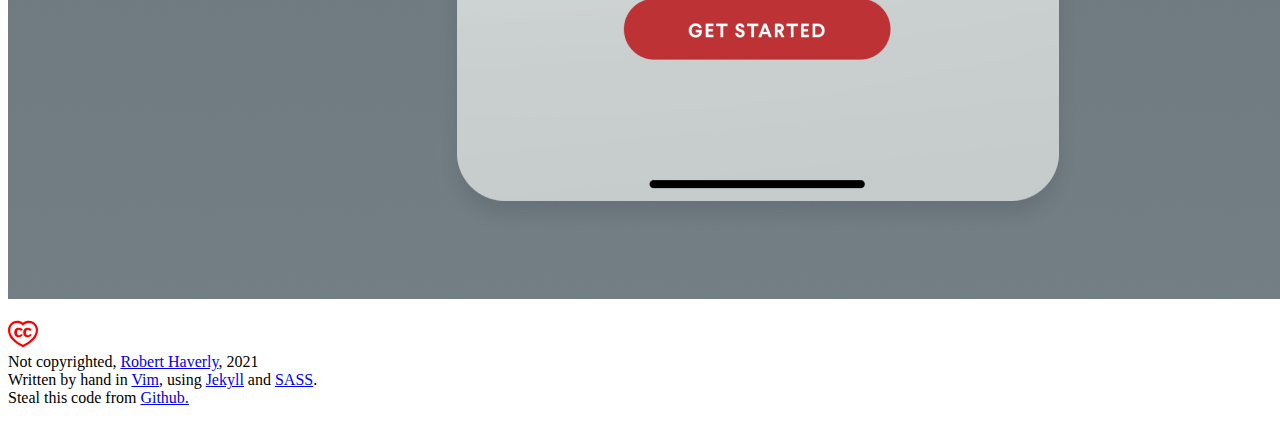
<file: index-split.html>
<!DOCTYPE html>
<html lang="en">
<head>
    <meta charset="UTF-8">
    <meta name="viewport" content="width=device-width, initial-scale=1.0">
    <title>Document</title>
    <link rel="text/css" href="css/style-split.css" />
</head>
<body>

    <div id="home-grid-container">

        <div class="two-by">
            <header>
                <nav>
                    <ul>
                        <li><a href="index.html" title="home">Home</a></li>
                        <li><a href="process.html" title="process">The Product Process</a></li>
                        <li><a href="contact.html" title="contact">Contact</a></li>
                    </ul>
                </nav>
                <h1>Robert Haverly</h1>
                <div class="sep-large"></div>
                <h2>Design leadership &<br /> product experience</h2>
            </header>
        </div>


        <div id="home-port-grid">
            <div>
                <h3>Topology</h3>
                <sub>Principle Designer, Mobile, 2020</sub>
                    <div class="sep-small"></div>
                    <p>During an era of distancing and safety concerns for medical professionals, Topology set out to create a platform on which to allow opticians and patients to deal with eyecare more safely. We successfully built the technology that allows for more-accurate-than-in-person facial measurements using TrueDepth scans. </p>
                    <h4><a href="cs-topology.html">View visual study</a> </h4>
            </div>
            <div class="image">
                <img class="one" src="img/topology/olo-1.png" />
            </div>
        </div>

        <div class="two-by">
            <footer>
                <p>
                    <img src="img/ccheart_red.svg" alt="Creative Commons" width="30" height="30" /> <br />
                    Not copyrighted, <a href="https://linkedin.com/in/roberthaverly" title="Robert Haverly" target="_blank">Robert Haverly</a>, 2021<br />
                    Written by hand in <a href="https://github.com/vim/vim" title="Vim">Vim</a>, using <a href="https://github.com/jekyll/jekyll" title="Jekyll">Jekyll</a> and <a href="https://github.com/sass" title="SASS">SASS</a>.<br />
                    Steal this code from <a href="https://github.com/roberthaverly/roberthaverly.github.io">Github.</a>
                </p>
            </footer>
        </div>

      </div>

</body>
</html>
</file>
<file: styles.css>
@import url("https://fonts.googleapis.com/css2?family=Outfit:wght@100;200;300;400;500;600;700;800;900&display=swap");
@import url("https://fonts.googleapis.com/css2?family=Unbounded:wght@200;300;400;500;600;700;800;900&display=swap");
body {
  font-family: Outfit, Unbounded, sans-serif;
  background-color: #121420;
  color: rgba(255, 255, 255, 0.8);
  font-size: 10px;
  padding: 8%;
}

h1 {
  font-family: "Unbounded", serif;
  font-size: 4rem;
  font-weight: 700;
  letter-spacing: -0.1rem;
  line-height: 4rem;
  color: #ffa585;
  transition: color 300ms ease-in-out;
}

h2 {
  font-family: "Unbounded", serif;
  font-size: 2rem;
  font-weight: 400;
  line-height: 3rem;
  letter-spacing: -0.1rem;
  color: #fff;
  transition: color 300ms ease-in-out;
}

h4 {
  font-size: 1.2rem;
  font-style: italic;
  font-weight: 400;
  padding: 5rem 0 0 0;
  color: rgb(255, 255, 255);
}

h1:hover {
  color: #403f4c;
  transition: color 300ms ease-in-out;
}

p {
  font-size: 1.4rem;
  font-weight: 200;
  line-height: 175%;
  margin-bottom: 2rem;
}

#home #container {
  width: 100%;
  max-width: 1000px;
}

#portfolio #container {
  width: 100%;
}

nav a {
  text-decoration: none;
  font-weight: 900;
  font-size: 1rem;
  color: #ffa585;
  text-transform: uppercase;
}

nav a:hover {
  color: #2c2b3c;
}

nav ul {
  margin: 0;
  padding: 0;
}

nav li {
  display: inline-block;
}

nav li:not(:last-of-type) {
  margin-right: 1rem;
}

em {
  font-style: italic;
  font-weight: 400;
}

a {
  color: rgba(255, 255, 255, 0.6);
  transition: color 300ms ease-in-out;
}

a:hover {
  color: #588157;
  transition: color 300ms ease-in-out;
  text-decoration: none;
}

#intro {
  display: flex;
  min-height: 100vh;
  align-items: center;
  margin-bottom: 50vh;
}

#work {
  min-height: 100vh;
  margin-bottom: 50vh;
}

#contact {
  display: flex;
  min-height: 100vh;
  align-items: center;
  margin-bottom: 50vh;
}

#work-overview-container {
  display: grid;
  grid-template-columns: 1fr 1fr;
  gap: 2rem;
}

#work-overview-container a {
  outline: none;
}

#work-overview-container img {
  width: 100%;
}

#project-intro {
  width: 100%;
  max-width: 1000px;
}

.linkedInCallout {
  margin: 12rem 0;
}

.gallery {
  display: grid;
  grid-template-columns: 1fr 1fr;
  gap: 70px;
  margin-bottom: 70px;
}

.gallery-solo {
  display: grid;
  grid-template-columns: 1fr;
  margin-bottom: 70px;
}

.gallery img, .gallery-solo img {
  width: 100%;
}

a.portfolio-back-arrow {
  font-size: 3rem;
  font-weight: 900;
  cursor: pointer;
}

@media (max-width: 80em) {
  h1 {
    font-size: 2.8rem;
    line-height: 4rem;
  }
  #work-overview-container {
    display: grid;
    grid-template-columns: 1fr;
    gap: 2rem;
  }
  .gallery {
    grid-template-columns: 1fr;
  }
  nav a {
    font-size: 0.8rem;
  }
  p {
    font-size: 1.2rem;
    font-weight: 200;
    line-height: 175%;
    margin-bottom: 2rem;
  }
}

/*# sourceMappingURL=styles.css.map */
</file>
<file: css/style.css>
/*! HTML5 Boilerplate v8.0.0 | MIT License | https://html5boilerplate.com/ */

/* main.css 3.0.0 | MIT License | https://github.com/h5bp/main.css#readme */
/*
 * What follows is the result of much research on cross-browser styling.
 * Credit left inline and big thanks to Nicolas Gallagher, Jonathan Neal,
 * Kroc Camen, and the H5BP dev community and team.
 */

/* ==========================================================================
   Base styles: opinionated defaults
   ========================================================================== */

   html {
    color: #222;
    font-size: 1em;
    line-height: 1.4;
  }
  
  /*
   * Remove text-shadow in selection highlight:
   * https://twitter.com/miketaylr/status/12228805301
   *
   * Customize the background color to match your design.
   */
  
  ::-moz-selection {
    background: #b3d4fc;
    text-shadow: none;
  }
  
  ::selection {
    background: #b3d4fc;
    text-shadow: none;
  }
  
  /*
   * A better looking default horizontal rule
   */
  
  hr {
    display: block;
    height: 1px;
    border: 0;
    border-top: 1px solid #ccc;
    margin: 1em 0;
    padding: 0;
  }
  
  /*
   * Remove the gap between audio, canvas, iframes,
   * images, videos and the bottom of their containers:
   * https://github.com/h5bp/html5-boilerplate/issues/440
   */
  
  audio,
  canvas,
  iframe,
  img,
  svg,
  video {
    vertical-align: middle;
  }
  
  /*
   * Remove default fieldset styles.
   */
  
  fieldset {
    border: 0;
    margin: 0;
    padding: 0;
  }
  
  /*
   * Allow only vertical resizing of textareas.
   */
  
  textarea {
    resize: vertical;
  }
  
  /* ==========================================================================
     Author's custom styles
     ========================================================================== */
  
  /* ==========================================================================
     Helper classes
     ========================================================================== */
  
  /*
   * Hide visually and from screen readers
   */
  
  .hidden,
  [hidden] {
    display: none !important;
  }
  
  /*
   * Hide only visually, but have it available for screen readers:
   * https://snook.ca/archives/html_and_css/hiding-content-for-accessibility
   *
   * 1. For long content, line feeds are not interpreted as spaces and small width
   *    causes content to wrap 1 word per line:
   *    https://medium.com/@jessebeach/beware-smushed-off-screen-accessible-text-5952a4c2cbfe
   */
  
  .visually-hidden {
    border: 0;
    clip: rect(0, 0, 0, 0);
    height: 1px;
    margin: -1px;
    overflow: hidden;
    padding: 0;
    position: absolute;
    white-space: nowrap;
    width: 1px;
    /* 1 */
  }
  
  /*
   * Extends the .visually-hidden class to allow the element
   * to be focusable when navigated to via the keyboard:
   * https://www.drupal.org/node/897638
   */
  
  .visually-hidden.focusable:active,
  .visually-hidden.focusable:focus {
    clip: auto;
    height: auto;
    margin: 0;
    overflow: visible;
    position: static;
    white-space: inherit;
    width: auto;
  }
  
  /*
   * Hide visually and from screen readers, but maintain layout
   */
  
  .invisible {
    visibility: hidden;
  }
  
  /*
   * Clearfix: contain floats
   *
   * The use of `table` rather than `block` is only necessary if using
   * `::before` to contain the top-margins of child elements.
   */
  
  .clearfix::before,
  .clearfix::after {
    content: "";
    display: table;
  }
  
  .clearfix::after {
    clear: both;
  }
  
  /* ==========================================================================
     EXAMPLE Media Queries for Responsive Design.
     These examples override the primary ('mobile first') styles.
     Modify as content requires.
     ========================================================================== */
  
  @media only screen and (min-width: 35em) {
    /* Style adjustments for viewports that meet the condition */
  }
  
  @media print,
    (-webkit-min-device-pixel-ratio: 1.25),
    (min-resolution: 1.25dppx),
    (min-resolution: 120dpi) {
    /* Style adjustments for high resolution devices */
  }
  
  /* ==========================================================================
     Print styles.
     Inlined to avoid the additional HTTP request:
     https://www.phpied.com/delay-loading-your-print-css/
     ========================================================================== */
  
  @media print {
    *,
    *::before,
    *::after {
      background: #fff !important;
      color: #000 !important;
      /* Black prints faster */
      box-shadow: none !important;
      text-shadow: none !important;
    }
  
    a,
    a:visited {
      text-decoration: underline;
    }
  
    a[href]::after {
      content: " (" attr(href) ")";
    }
  
    abbr[title]::after {
      content: " (" attr(title) ")";
    }
  
    /*
     * Don't show links that are fragment identifiers,
     * or use the `javascript:` pseudo protocol
     */
    a[href^="#"]::after,
    a[href^="javascript:"]::after {
      content: "";
    }
  
    pre {
      white-space: pre-wrap !important;
    }
  
    pre,
    blockquote {
      border: 1px solid #999;
      page-break-inside: avoid;
    }
  
    tr,
    img {
      page-break-inside: avoid;
    }
  
    p,
    h2,
    h3 {
      orphans: 3;
      widows: 3;
    }
  
    h2,
    h3 {
      page-break-after: avoid;
    }
  }

  body {
      background-color: #FFFCF4;
      color: #000;
  }

  #splash {
    width: 70%;
    margin: 8% 0 0 8%;

  }

  body h1 {
    font-family: 'Noto Serif Display';
    font-style: normal;
    font-weight: 600;
    font-size: 70px;
    line-height: 140%;
    margin-bottom: 100px;
  }

  body p {
    font-family: 'Zilla Slab', serif;
    font-style: normal;
    font-weight: 300;
    font-size: 28px;
    line-height: 140%;
    width: 716px;
  }
</file>
<file: css/style-split.css>
header {
  height: 100vh;
}

.full-width {
  display: grid;
  grid-template-columns: 1fr 1fr;
  grid-template-rows: auto auto;
}

.left-fifty {
  background-color: bisque;
}

.right-fifty {
  background-color: black;
}

/*# sourceMappingURL=style-split.css.map */
</file>
